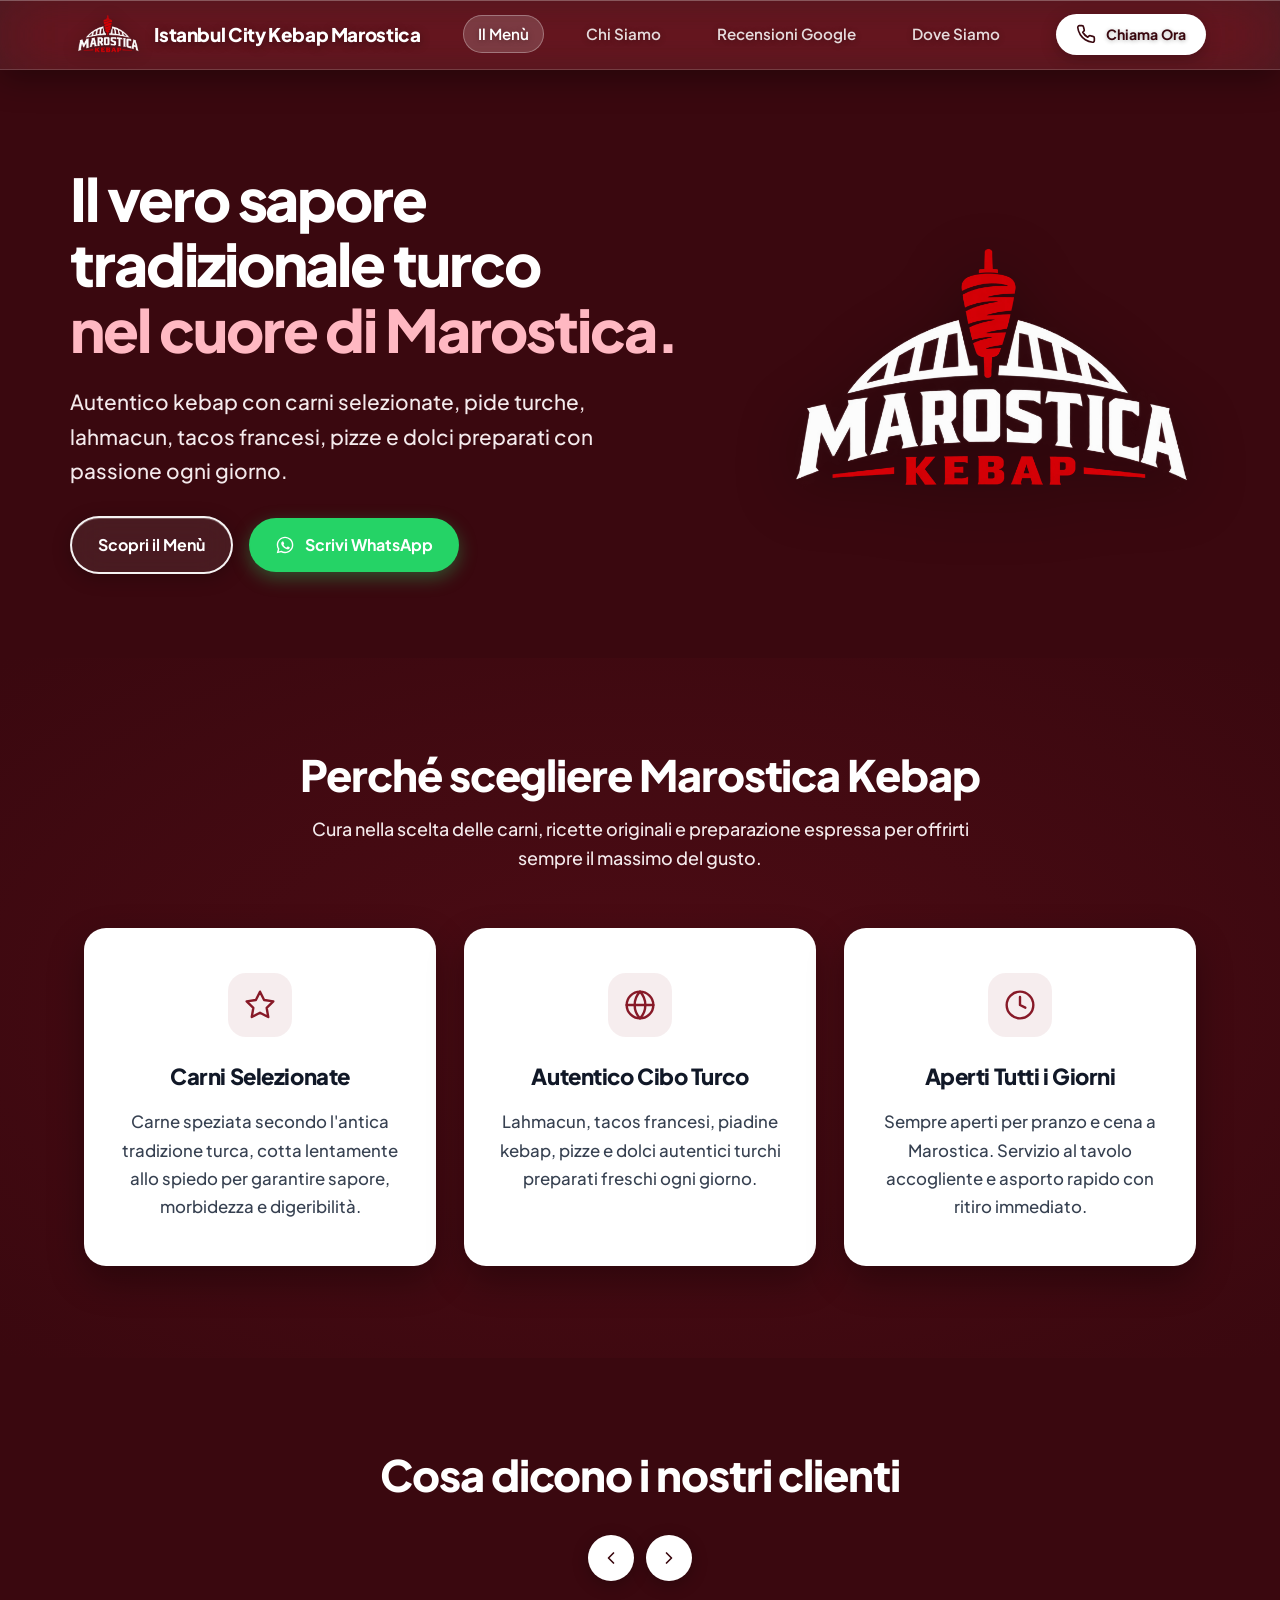
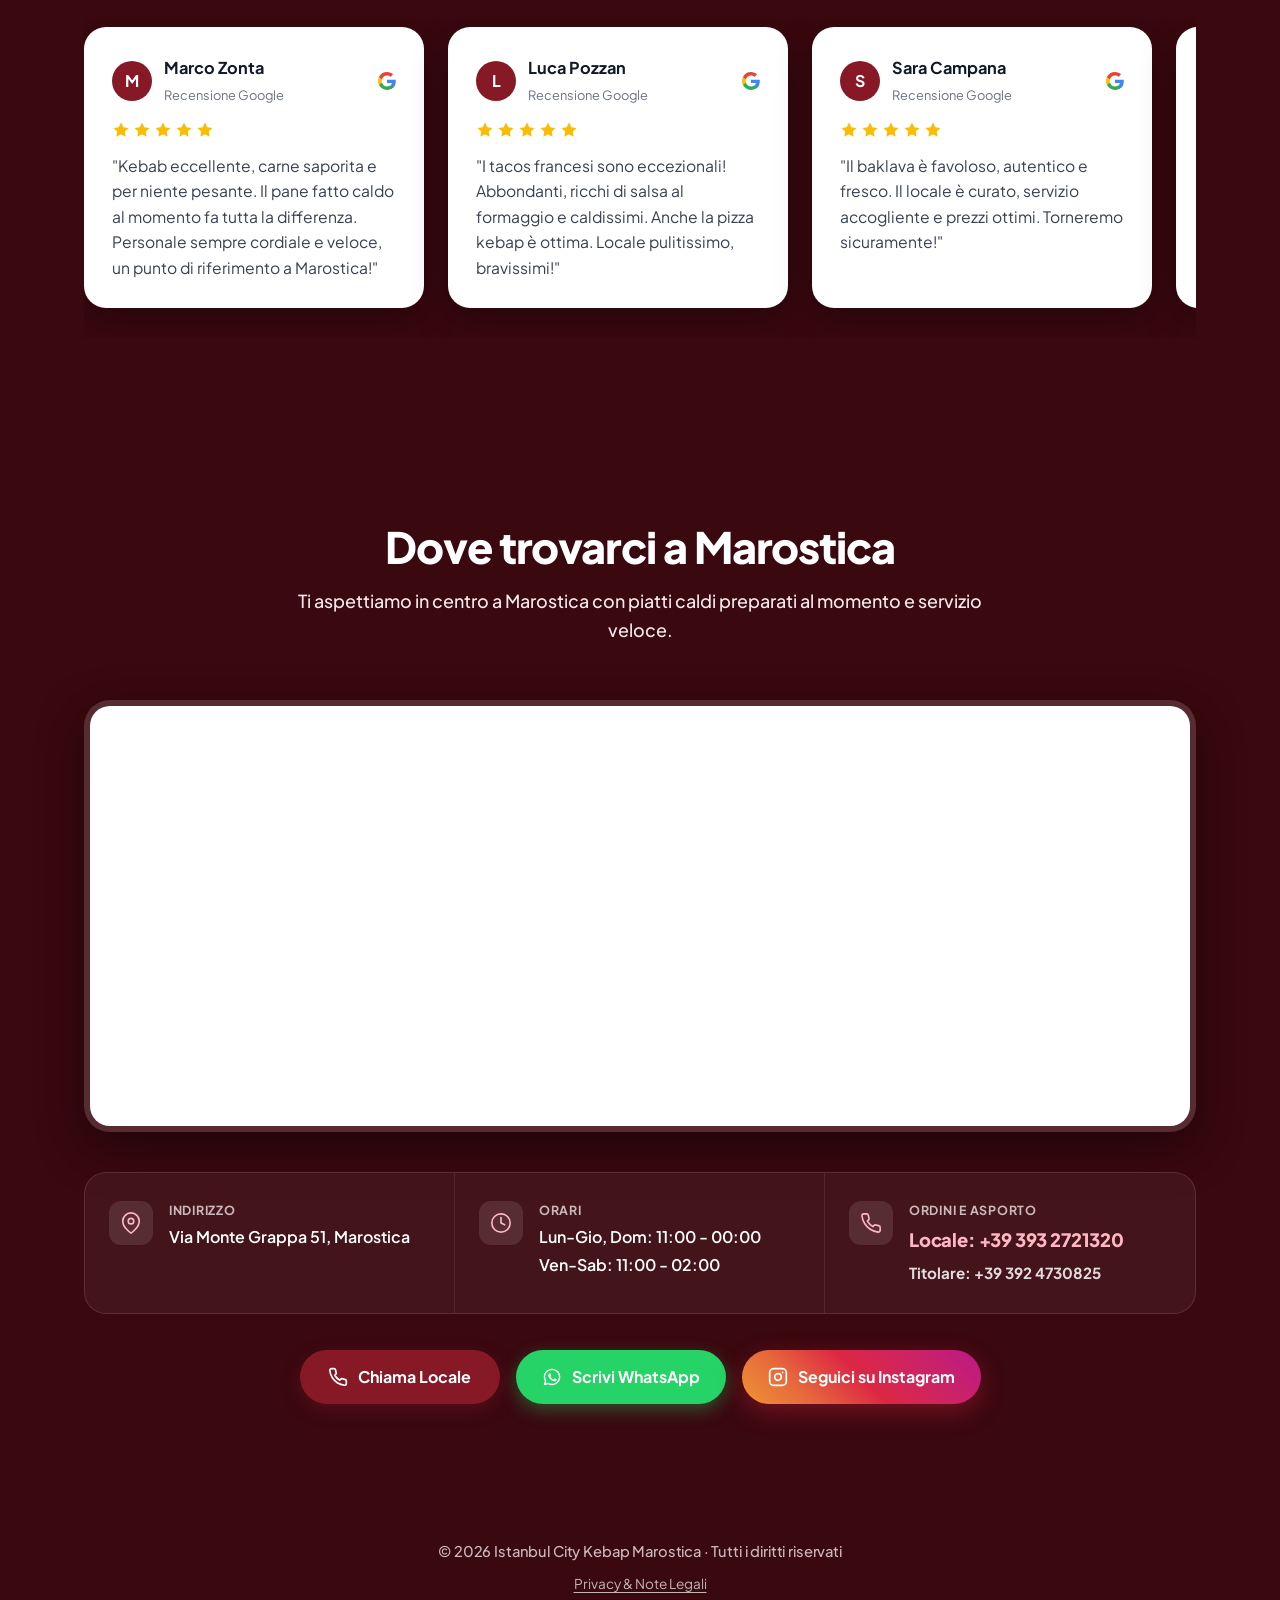
<file: index.html>
<!DOCTYPE html>
<html lang="it">
<head>
  <meta charset="UTF-8" />
  <meta name="viewport" content="width=device-width, initial-scale=1.0" />
  <title>Istanbul City Kebap Marostica | Tradizionale Turco</title>

  <meta name="description" content="Istanbul City Kebap Marostica (Marostica Kebap): autentico döner kebap turco, lahmacun, tacos francesi, pizze calde e baklava artigianale. Aperti tutti i giorni in Via Monte Grappa 51, Marostica (VI). Telefono +39 393 2721320." />
  <meta name="keywords" content="Istanbul City Kebap Marostica, Marostica Kebap, kebab Marostica, ristorante turco Marostica, döner kebap Marostica, tacos francesi Marostica, lahmacun Marostica, pizza Marostica, baklava Marostica, cibo da asporto Marostica" />
  <meta name="author" content="Istanbul City Kebap Marostica" />
  <meta name="robots" content="index, follow, max-snippet:-1, max-image-preview:large, max-video-preview:-1" />
  <link rel="canonical" href="https://marosticakebap.it/" />

  <meta name="geo.region" content="IT-VI" />
  <meta name="geo.placename" content="Marostica" />
  <meta name="geo.position" content="45.747742;11.662110" />
  <meta name="ICBM" content="45.747742, 11.662110" />

  <meta property="og:type" content="restaurant.restaurant" />
  <meta property="og:site_name" content="Istanbul City Kebap Marostica" />
  <meta property="og:title" content="Istanbul City Kebap Marostica" />
  <meta property="og:description" content="Autentico döner kebap turco, lahmacun, tacos francesi e dolci tradizionali a Marostica. Aperti tutti i giorni in Via Monte Grappa 51." />
  <meta property="og:url" content="https://marosticakebap.it/" />
  
  <meta property="og:image" content="https://raw.githubusercontent.com/calinaboss/MarosticaKebap/main/assets/og-image.jpg" />
  <meta property="og:image:secure_url" content="https://raw.githubusercontent.com/calinaboss/MarosticaKebap/main/assets/og-image.jpg" />
  <meta property="og:image:type" content="image/jpeg" />
  <meta property="og:image:width" content="1200" />
  <meta property="og:image:height" content="630" />
  <meta property="og:image:alt" content="Istanbul City Kebap Marostica" />
  <meta property="og:locale" content="it_IT" />

  <link rel="image_src" href="https://raw.githubusercontent.com/calinaboss/MarosticaKebap/main/assets/og-image.jpg" />

  <meta name="twitter:card" content="summary_large_image" />
  <meta name="twitter:title" content="Istanbul City Kebap Marostica" />
  <meta name="twitter:description" content="Autentico döner kebap turco, lahmacun, tacos francesi e dolci tradizionali a Marostica. Aperti tutti i giorni." />
  <meta name="twitter:image" content="https://raw.githubusercontent.com/calinaboss/MarosticaKebap/main/assets/og-image.jpg" />
  <meta name="twitter:image:alt" content="Istanbul City Kebap Marostica" />

  <link rel="manifest" href="site.webmanifest" />

  <link rel="icon" type="image/x-icon" href="favicon.ico" />
  <link rel="icon" type="image/png" sizes="32x32" href="assets/favicon-32x32.png" />
  <link rel="icon" type="image/png" sizes="16x16" href="assets/favicon-16x16.png" />
  <link rel="apple-touch-icon" sizes="180x180" href="assets/apple-touch-icon.png" />
  <meta name="theme-color" content="#440b13" />
  <meta name="apple-mobile-web-app-capable" content="yes" />
  <meta name="apple-mobile-web-app-status-bar-style" content="black-translucent" />
  <meta name="apple-mobile-web-app-title" content="Marostica Kebap" />
  <meta name="application-name" content="Marostica Kebap" />

  <link rel="preconnect" href="https://fonts.googleapis.com">
  <link rel="preconnect" href="https://fonts.gstatic.com" crossorigin>
  <link href="https://fonts.googleapis.com/css2?family=Plus+Jakarta+Sans:wght@400;500;600;700;800&display=swap" rel="stylesheet">

  <link rel="stylesheet" href="styles.css?v=3.2" />

  <script type="application/ld+json">
  {
    "@context": "https://schema.org",
    "@type": ["FastFoodRestaurant", "Restaurant"],
    "name": "Istanbul City Kebap Marostica",
    "alternateName": ["Marostica Kebap", "Istanbul City Pizza e Kebap Marostica"],
    "image": "https://marosticakebap.it/assets/og-image.jpg",
    "logo": "https://marosticakebap.it/Brand/pfplogo1.webp",
    "url": "https://marosticakebap.it/",
    "telephone": "+393932721320",
    "priceRange": "€",
    "currenciesAccepted": "EUR",
    "paymentAccepted": "Cash, Credit Card, Debit Card",
    "servesCuisine": [
      "Turkish",
      "Kebab",
      "Middle Eastern",
      "French Tacos",
      "Pizza"
    ],
    "address": {
      "@type": "PostalAddress",
      "streetAddress": "Via Monte Grappa 51",
      "addressLocality": "Marostica",
      "postalCode": "36063",
      "addressRegion": "VI",
      "addressCountry": "IT"
    },
    "geo": {
      "@type": "GeoCoordinates",
      "latitude": 45.747742,
      "longitude": 11.662110
    },
    "hasMap": "https://maps.google.com/?q=istanbul+City+pizza+e+Kebap+Marostica",
    "openingHoursSpecification": [
      {
        "@type": "OpeningHoursSpecification",
        "dayOfWeek": ["Monday", "Tuesday", "Wednesday", "Thursday", "Sunday"],
        "opens": "11:00",
        "closes": "00:00"
      },
      {
        "@type": "OpeningHoursSpecification",
        "dayOfWeek": ["Friday", "Saturday"],
        "opens": "11:00",
        "closes": "02:00"
      }
    ],
    "aggregateRating": {
      "@type": "AggregateRating",
      "ratingValue": "4.8",
      "reviewCount": "148",
      "bestRating": "5",
      "worstRating": "1"
    },
    "sameAs": [
      "https://www.instagram.com/marosticakebap/"
    ]
  }
  </script>
</head>
<body>

  <div class="page-curtain" id="pageCurtain">
    <div class="curtain-content">
      <img src="Brand/Logosenzasfondo-trimmed.webp" alt="Istanbul City Kebap Marostica" class="curtain-logo" />
    </div>
  </div>



  <header class="site-header" id="top">
    <div class="header-container">
      <a href="#top" class="brand-link" aria-label="Istanbul City Kebap Marostica Home">
        <img src="Brand/Logosenzasfondo-trimmed.webp" alt="Istanbul City Kebap Marostica Logo" class="brand-logo" />
        <span class="brand-name">Istanbul City Kebap Marostica</span>
      </a>

      <nav class="nav-menu" id="navMenu">
        <a href="menu.html" class="nav-link nav-link-highlight">Il Menù</a>
        <a href="#chi-siamo" class="nav-link">Chi Siamo</a>
        <a href="#recensioni" class="nav-link">Recensioni Google</a>
        <a href="#informazioni" class="nav-link">Dove Siamo</a>
      </nav>

      <div class="header-actions">
        <a href="tel:+393932721320" class="btn btn-primary btn-sm header-cta" aria-label="Chiama il numero +39 393 2721320">
          <svg class="icon" viewBox="0 0 24 24" fill="none" stroke="currentColor" stroke-width="2" stroke-linecap="round" stroke-linejoin="round" aria-hidden="true">
            <path d="M22 16.92v3a2 2 0 0 1-2.18 2 19.79 19.79 0 0 1-8.63-3.07 19.5 19.5 0 0 1-6-6 19.79 19.79 0 0 1-3.07-8.67A2 2 0 0 1 4.11 2h3a2 2 0 0 1 2 1.72 12.84 12.84 0 0 0 .7 2.81 2 2 0 0 1-.45 2.11L8.09 9.91a16 16 0 0 0 6 6l1.27-1.27a2 2 0 0 1 2.11-.45 12.84 12.84 0 0 0 2.81.7A2 2 0 0 1 22 16.92z"/>
          </svg>
          <span>Chiama Ora</span>
        </a>

        <button class="nav-toggle" id="navToggle" aria-label="Apri menu di navigazione" aria-expanded="false">
          <span class="bar"></span>
          <span class="bar"></span>
        </button>
      </div>
    </div>
  </header>

  <main>
    
    <section class="hero-section">
      <div class="hero-container">
        <div class="hero-grid">

          <div class="hero-left">
            <h1 class="hero-title">
              Il vero sapore tradizionale turco<br />
              <span class="hero-accent">nel cuore di Marostica.</span>
            </h1>

            <p class="hero-subtitle">
              Autentico kebap con carni selezionate, pide turche, lahmacun, tacos francesi, pizze e dolci preparati con passione ogni giorno.
            </p>
            <div class="hero-actions">
              <a href="menu.html" class="btn btn-menu-outline">Scopri il Menù</a>
              <a href="https://wa.me/393924730825?text=Ciao%2C%20vorrei%20ordinare%20da%20asporto" target="_blank" rel="noopener noreferrer" class="btn btn-whatsapp">
                <svg class="icon" viewBox="0 0 24 24" fill="currentColor" aria-hidden="true">
                  <path d="M12.04 2C6.58 2 2.13 6.45 2.13 11.91C2.13 13.66 2.59 15.36 3.45 16.86L2.05 22L7.3 20.62C8.75 21.41 10.38 21.83 12.04 21.83C17.5 21.83 21.95 17.38 21.95 11.92C21.95 9.27 20.92 6.78 19.05 4.91C17.18 3.04 14.69 2 12.04 2M12.05 3.67C14.25 3.67 16.31 4.53 17.87 6.09C19.42 7.65 20.28 9.72 20.28 11.92C20.28 16.46 16.58 20.15 12.04 20.15C10.56 20.15 9.11 19.76 7.85 19L7.55 18.83L4.43 19.65L5.26 16.61L5.06 16.29C4.24 14.99 3.81 13.47 3.81 11.91C3.81 7.37 7.5 3.67 12.05 3.67M9.07 7.7C8.9 7.7 8.63 7.76 8.39 8.02C8.16 8.28 7.5 8.9 7.5 10.15C7.5 11.4 8.41 12.61 8.54 12.78C8.67 12.95 10.32 15.5 12.85 16.59C13.45 16.85 13.92 17 14.28 17.12C14.88 17.31 15.43 17.28 15.86 17.22C16.34 17.15 17.34 16.61 17.55 16.03C17.75 15.44 17.75 14.94 17.69 14.84C17.63 14.73 17.46 14.67 17.21 14.54C16.96 14.42 15.73 13.81 15.5 13.73C15.28 13.64 15.11 13.6 14.95 13.85C14.78 14.1 14.31 14.67 14.17 14.84C14.03 15 13.89 15.02 13.64 14.89C13.39 14.77 12.58 14.5 11.62 13.65C10.88 12.99 10.37 12.17 10.23 11.92C10.09 11.67 10.21 11.53 10.34 11.41C10.45 11.3 10.59 11.12 10.72 10.97C10.84 10.82 10.88 10.72 10.97 10.55C11.05 10.38 11.01 10.24 10.95 10.11C10.88 9.99 10.37 8.74 10.16 8.23C9.96 7.74 9.75 7.81 9.6 7.8C9.45 7.8 9.28 7.79 9.07 7.7Z"/>
                </svg>
                <span>Scrivi WhatsApp</span>
              </a>
            </div>
          </div>

          <div class="hero-right">
            <div class="hero-logo-box">
              <img src="Brand/Logosenzasfondo-trimmed.webp" alt="Marostica Kebap" class="hero-logo-img" />
            </div>
          </div>

        </div>
      </div>
    </section>

    <section class="section section-values" id="chi-siamo">
      <div class="container">
        <div class="section-header text-center">
          <h2 class="section-title">Perché scegliere Marostica Kebap</h2>
          <p class="section-subtitle">
            Cura nella scelta delle carni, ricette originali e preparazione espressa per offrirti sempre il massimo del gusto.
          </p>
        </div>

        <div class="cards-grid">
          <div class="feature-card text-center">
            <div class="card-icon-box">
              <svg class="icon-lg" viewBox="0 0 24 24" fill="none" stroke="currentColor" stroke-width="1.8" stroke-linecap="round" stroke-linejoin="round" aria-hidden="true">
                <path d="M12 2l3.09 6.26L22 9.27l-5 4.87 1.18 6.88L12 17.77l-6.18 3.25L7 14.14 2 9.27l6.91-1.01L12 2z"/>
              </svg>
            </div>
            <h3 class="card-title">Carni Selezionate</h3>
            <p class="card-desc">
              Carne speziata secondo l'antica tradizione turca, cotta lentamente allo spiedo per garantire sapore, morbidezza e digeribilità.
            </p>
          </div>

          <div class="feature-card text-center">
            <div class="card-icon-box">
              <svg class="icon-lg" viewBox="0 0 24 24" fill="none" stroke="currentColor" stroke-width="1.8" stroke-linecap="round" stroke-linejoin="round" aria-hidden="true">
                <circle cx="12" cy="12" r="10"/>
                <path d="M12 2a14.5 14.5 0 0 0 0 20 14.5 14.5 0 0 0 0-20"/>
                <path d="M2 12h20"/>
              </svg>
            </div>
            <h3 class="card-title">Autentico Cibo Turco</h3>
            <p class="card-desc">
              Lahmacun, tacos francesi, piadine kebap, pizze e dolci autentici turchi preparati freschi ogni giorno.
            </p>
          </div>

          <div class="feature-card text-center">
            <div class="card-icon-box">
              <svg class="icon-lg" viewBox="0 0 24 24" fill="none" stroke="currentColor" stroke-width="1.8" stroke-linecap="round" stroke-linejoin="round" aria-hidden="true">
                <circle cx="12" cy="12" r="10"/>
                <polyline points="12 6 12 12 16 14"/>
              </svg>
            </div>
            <h3 class="card-title">Aperti Tutti i Giorni</h3>
            <p class="card-desc">
              Sempre aperti per pranzo e cena a Marostica. Servizio al tavolo accogliente e asporto rapido con ritiro immediato.
            </p>
          </div>
        </div>
      </div>
    </section>

    <section class="section section-reviews" id="recensioni">
      <div class="container">
        <div class="reviews-header-block text-center">
          <div class="reviews-title-wrap">
            <h2 class="section-title">Cosa dicono i nostri clienti</h2>
          </div>

          <div class="slider-controls" aria-label="Controlli slider recensioni">
            <button class="slider-arrow" id="sliderPrev" aria-label="Recensione precedente">
              <svg class="icon" viewBox="0 0 24 24" fill="none" stroke="currentColor" stroke-width="2" stroke-linecap="round" stroke-linejoin="round" aria-hidden="true">
                <polyline points="15 18 9 12 15 6"/>
              </svg>
            </button>
            <button class="slider-arrow" id="sliderNext" aria-label="Recensione successiva">
              <svg class="icon" viewBox="0 0 24 24" fill="none" stroke="currentColor" stroke-width="2" stroke-linecap="round" stroke-linejoin="round" aria-hidden="true">
                <polyline points="9 18 15 12 9 6"/>
              </svg>
            </button>
          </div>
        </div>

        <div class="reviews-slider-track" id="reviewsTrack" tabindex="0" role="region" aria-label="Lista recensioni Google">
          
          <div class="review-card">
            <div class="review-header">
              <div class="review-author-info">
                <span class="author-avatar">M</span>
                <div>
                  <h4 class="author-name">Marco Zonta</h4>
                  <span class="review-date">Recensione Google</span>
                </div>
              </div>
              <svg class="google-g-mini" viewBox="0 0 24 24" width="18" height="18" aria-hidden="true">
                <path fill="#4285F4" d="M23.745 12.27c0-.7-.06-1.4-.19-2.07H12v4.51h6.6c-.29 1.52-1.14 2.82-2.4 3.68v3.05h3.88c2.27-2.09 3.66-5.17 3.66-9.17z"/>
                <path fill="#34A853" d="M12 24c3.24 0 5.95-1.08 7.93-2.91l-3.88-3.05c-1.08.72-2.45 1.16-4.05 1.16-3.12 0-5.77-2.1-6.72-4.93H1.27v3.15C3.25 21.37 7.31 24 12 24z"/>
                <path fill="#FBBC05" d="M5.28 14.27c-.25-.72-.38-1.49-.38-2.27s.13-1.55.38-2.27V6.58H1.27C.46 8.2.01 10.04.01 12c0 1.96.45 3.8 1.26 5.42l4.01-3.15z"/>
                <path fill="#EA4335" d="M12 4.75c1.77 0 3.35.61 4.6 1.8l3.42-3.42C17.95 1.19 15.24 0 12 0 7.31 0 3.25 2.63 1.27 6.58l4.01 3.15c.95-2.83 3.6-4.98 6.72-4.98z"/>
              </svg>
            </div>
            <div class="star-rating" aria-label="5 stelle su 5">
              <svg class="star-icon" viewBox="0 0 24 24"><polygon points="12 2 15.09 8.26 22 9.27 17 14.14 18.18 21.02 12 17.77 5.82 21.02 7 14.14 2 9.27 8.91 8.26 12 2"/></svg>
              <svg class="star-icon" viewBox="0 0 24 24"><polygon points="12 2 15.09 8.26 22 9.27 17 14.14 18.18 21.02 12 17.77 5.82 21.02 7 14.14 2 9.27 8.91 8.26 12 2"/></svg>
              <svg class="star-icon" viewBox="0 0 24 24"><polygon points="12 2 15.09 8.26 22 9.27 17 14.14 18.18 21.02 12 17.77 5.82 21.02 7 14.14 2 9.27 8.91 8.26 12 2"/></svg>
              <svg class="star-icon" viewBox="0 0 24 24"><polygon points="12 2 15.09 8.26 22 9.27 17 14.14 18.18 21.02 12 17.77 5.82 21.02 7 14.14 2 9.27 8.91 8.26 12 2"/></svg>
              <svg class="star-icon" viewBox="0 0 24 24"><polygon points="12 2 15.09 8.26 22 9.27 17 14.14 18.18 21.02 12 17.77 5.82 21.02 7 14.14 2 9.27 8.91 8.26 12 2"/></svg>
            </div>
            <p class="review-text">
              "Kebab eccellente, carne saporita e per niente pesante. Il pane fatto caldo al momento fa tutta la differenza. Personale sempre cordiale e veloce, un punto di riferimento a Marostica!"
            </p>
          </div>

          <div class="review-card">
            <div class="review-header">
              <div class="review-author-info">
                <span class="author-avatar">L</span>
                <div>
                  <h4 class="author-name">Luca Pozzan</h4>
                  <span class="review-date">Recensione Google</span>
                </div>
              </div>
              <svg class="google-g-mini" viewBox="0 0 24 24" width="18" height="18" aria-hidden="true">
                <path fill="#4285F4" d="M23.745 12.27c0-.7-.06-1.4-.19-2.07H12v4.51h6.6c-.29 1.52-1.14 2.82-2.4 3.68v3.05h3.88c2.27-2.09 3.66-5.17 3.66-9.17z"/>
                <path fill="#34A853" d="M12 24c3.24 0 5.95-1.08 7.93-2.91l-3.88-3.05c-1.08.72-2.45 1.16-4.05 1.16-3.12 0-5.77-2.1-6.72-4.93H1.27v3.15C3.25 21.37 7.31 24 12 24z"/>
                <path fill="#FBBC05" d="M5.28 14.27c-.25-.72-.38-1.49-.38-2.27s.13-1.55.38-2.27V6.58H1.27C.46 8.2.01 10.04.01 12c0 1.96.45 3.8 1.26 5.42l4.01-3.15z"/>
                <path fill="#EA4335" d="M12 4.75c1.77 0 3.35.61 4.6 1.8l3.42-3.42C17.95 1.19 15.24 0 12 0 7.31 0 3.25 2.63 1.27 6.58l4.01 3.15c.95-2.83 3.6-4.98 6.72-4.98z"/>
              </svg>
            </div>
            <div class="star-rating" aria-label="5 stelle su 5">
              <svg class="star-icon" viewBox="0 0 24 24"><polygon points="12 2 15.09 8.26 22 9.27 17 14.14 18.18 21.02 12 17.77 5.82 21.02 7 14.14 2 9.27 8.91 8.26 12 2"/></svg>
              <svg class="star-icon" viewBox="0 0 24 24"><polygon points="12 2 15.09 8.26 22 9.27 17 14.14 18.18 21.02 12 17.77 5.82 21.02 7 14.14 2 9.27 8.91 8.26 12 2"/></svg>
              <svg class="star-icon" viewBox="0 0 24 24"><polygon points="12 2 15.09 8.26 22 9.27 17 14.14 18.18 21.02 12 17.77 5.82 21.02 7 14.14 2 9.27 8.91 8.26 12 2"/></svg>
              <svg class="star-icon" viewBox="0 0 24 24"><polygon points="12 2 15.09 8.26 22 9.27 17 14.14 18.18 21.02 12 17.77 5.82 21.02 7 14.14 2 9.27 8.91 8.26 12 2"/></svg>
              <svg class="star-icon" viewBox="0 0 24 24"><polygon points="12 2 15.09 8.26 22 9.27 17 14.14 18.18 21.02 12 17.77 5.82 21.02 7 14.14 2 9.27 8.91 8.26 12 2"/></svg>
            </div>
            <p class="review-text">
              "I tacos francesi sono eccezionali! Abbondanti, ricchi di salsa al formaggio e caldissimi. Anche la pizza kebap è ottima. Locale pulitissimo, bravissimi!"
            </p>
          </div>

          <div class="review-card">
            <div class="review-header">
              <div class="review-author-info">
                <span class="author-avatar">S</span>
                <div>
                  <h4 class="author-name">Sara Campana</h4>
                  <span class="review-date">Recensione Google</span>
                </div>
              </div>
              <svg class="google-g-mini" viewBox="0 0 24 24" width="18" height="18" aria-hidden="true">
                <path fill="#4285F4" d="M23.745 12.27c0-.7-.06-1.4-.19-2.07H12v4.51h6.6c-.29 1.52-1.14 2.82-2.4 3.68v3.05h3.88c2.27-2.09 3.66-5.17 3.66-9.17z"/>
                <path fill="#34A853" d="M12 24c3.24 0 5.95-1.08 7.93-2.91l-3.88-3.05c-1.08.72-2.45 1.16-4.05 1.16-3.12 0-5.77-2.1-6.72-4.93H1.27v3.15C3.25 21.37 7.31 24 12 24z"/>
                <path fill="#FBBC05" d="M5.28 14.27c-.25-.72-.38-1.49-.38-2.27s.13-1.55.38-2.27V6.58H1.27C.46 8.2.01 10.04.01 12c0 1.96.45 3.8 1.26 5.42l4.01-3.15z"/>
                <path fill="#EA4335" d="M12 4.75c1.77 0 3.35.61 4.6 1.8l3.42-3.42C17.95 1.19 15.24 0 12 0 7.31 0 3.25 2.63 1.27 6.58l4.01 3.15c.95-2.83 3.6-4.98 6.72-4.98z"/>
              </svg>
            </div>
            <div class="star-rating" aria-label="5 stelle su 5">
              <svg class="star-icon" viewBox="0 0 24 24"><polygon points="12 2 15.09 8.26 22 9.27 17 14.14 18.18 21.02 12 17.77 5.82 21.02 7 14.14 2 9.27 8.91 8.26 12 2"/></svg>
              <svg class="star-icon" viewBox="0 0 24 24"><polygon points="12 2 15.09 8.26 22 9.27 17 14.14 18.18 21.02 12 17.77 5.82 21.02 7 14.14 2 9.27 8.91 8.26 12 2"/></svg>
              <svg class="star-icon" viewBox="0 0 24 24"><polygon points="12 2 15.09 8.26 22 9.27 17 14.14 18.18 21.02 12 17.77 5.82 21.02 7 14.14 2 9.27 8.91 8.26 12 2"/></svg>
              <svg class="star-icon" viewBox="0 0 24 24"><polygon points="12 2 15.09 8.26 22 9.27 17 14.14 18.18 21.02 12 17.77 5.82 21.02 7 14.14 2 9.27 8.91 8.26 12 2"/></svg>
              <svg class="star-icon" viewBox="0 0 24 24"><polygon points="12 2 15.09 8.26 22 9.27 17 14.14 18.18 21.02 12 17.77 5.82 21.02 7 14.14 2 9.27 8.91 8.26 12 2"/></svg>
            </div>
            <p class="review-text">
              "Il baklava è favoloso, autentico e fresco. Il locale è curato, servizio accogliente e prezzi ottimi. Torneremo sicuramente!"
            </p>
          </div>

          <div class="review-card">
            <div class="review-header">
              <div class="review-author-info">
                <span class="author-avatar">A</span>
                <div>
                  <h4 class="author-name">Andrea Bonato</h4>
                  <span class="review-date">Recensione Google</span>
                </div>
              </div>
              <svg class="google-g-mini" viewBox="0 0 24 24" width="18" height="18" aria-hidden="true">
                <path fill="#4285F4" d="M23.745 12.27c0-.7-.06-1.4-.19-2.07H12v4.51h6.6c-.29 1.52-1.14 2.82-2.4 3.68v3.05h3.88c2.27-2.09 3.66-5.17 3.66-9.17z"/>
                <path fill="#34A853" d="M12 24c3.24 0 5.95-1.08 7.93-2.91l-3.88-3.05c-1.08.72-2.45 1.16-4.05 1.16-3.12 0-5.77-2.1-6.72-4.93H1.27v3.15C3.25 21.37 7.31 24 12 24z"/>
                <path fill="#FBBC05" d="M5.28 14.27c-.25-.72-.38-1.49-.38-2.27s.13-1.55.38-2.27V6.58H1.27C.46 8.2.01 10.04.01 12c0 1.96.45 3.8 1.26 5.42l4.01-3.15z"/>
                <path fill="#EA4335" d="M12 4.75c1.77 0 3.35.61 4.6 1.8l3.42-3.42C17.95 1.19 15.24 0 12 0 7.31 0 3.25 2.63 1.27 6.58l4.01 3.15c.95-2.83 3.6-4.98 6.72-4.98z"/>
              </svg>
            </div>
            <div class="star-rating" aria-label="5 stelle su 5">
              <svg class="star-icon" viewBox="0 0 24 24"><polygon points="12 2 15.09 8.26 22 9.27 17 14.14 18.18 21.02 12 17.77 5.82 21.02 7 14.14 2 9.27 8.91 8.26 12 2"/></svg>
              <svg class="star-icon" viewBox="0 0 24 24"><polygon points="12 2 15.09 8.26 22 9.27 17 14.14 18.18 21.02 12 17.77 5.82 21.02 7 14.14 2 9.27 8.91 8.26 12 2"/></svg>
              <svg class="star-icon" viewBox="0 0 24 24"><polygon points="12 2 15.09 8.26 22 9.27 17 14.14 18.18 21.02 12 17.77 5.82 21.02 7 14.14 2 9.27 8.91 8.26 12 2"/></svg>
              <svg class="star-icon" viewBox="0 0 24 24"><polygon points="12 2 15.09 8.26 22 9.27 17 14.14 18.18 21.02 12 17.77 5.82 21.02 7 14.14 2 9.27 8.91 8.26 12 2"/></svg>
              <svg class="star-icon" viewBox="0 0 24 24"><polygon points="12 2 15.09 8.26 22 9.27 17 14.14 18.18 21.02 12 17.77 5.82 21.02 7 14.14 2 9.27 8.91 8.26 12 2"/></svg>
            </div>
            <p class="review-text">
              "Kebab al piatto ricchissimo, ingredienti freschi e porzioni generose. Pulizia impeccabile e personale gentilissimo. Consigliatissimo!"
            </p>
          </div>

        </div>
      </div>
    </section>

    <section class="section section-info" id="informazioni">
      <div class="container">
        <div class="section-header text-center">
          <h2 class="section-title">Dove trovarci a Marostica</h2>
          <p class="section-subtitle">
            Ti aspettiamo in centro a Marostica con piatti caldi preparati al momento e servizio veloce.
          </p>
        </div>

        <div class="info-map-full">
          <div class="map-wrapper-card">
            <div class="map-frame-inner">
              <iframe 
                src="https://www.google.com/maps/embed?pb=!1m18!1m12!1m3!1d413.86931194654375!2d11.662110271433201!3d45.747742420319845!2m3!1f0!2f0!3f0!3m2!1i1024!2i768!4f13.1!3m3!1m2!1s0x4778cf007c4f2c8f%3A0x6b8a1f0c419b75c4!2sistanbul%20City%20pizza%20e%20Kebap%20Marostica!5e0!3m2!1sit!2sit!4v1793377592580!5m2!1sit!2sit" 
                width="100%" 
                height="450" 
                style="border:0;" 
                allowfullscreen="" 
                loading="lazy" 
                referrerpolicy="strict-origin-when-cross-origin"
                title="Mappa Posizione Marostica Kebap">
              </iframe>
            </div>
          </div>
        </div>

        <div class="info-details-row">
          <div class="info-detail-block">
            <div class="info-detail-icon">
              <svg viewBox="0 0 24 24" fill="none" stroke="currentColor" stroke-width="1.8" stroke-linecap="round" stroke-linejoin="round" aria-hidden="true">
                <path d="M21 10c0 7-9 13-9 13s-9-6-9-13a9 9 0 0 1 18 0z"/>
                <circle cx="12" cy="10" r="3"/>
              </svg>
            </div>
            <div class="info-detail-text">
              <span class="info-detail-label">Indirizzo</span>
              <span class="info-detail-value">Via Monte Grappa 51, Marostica</span>
            </div>
          </div>

          <div class="info-detail-block">
            <div class="info-detail-icon">
              <svg viewBox="0 0 24 24" fill="none" stroke="currentColor" stroke-width="1.8" stroke-linecap="round" stroke-linejoin="round" aria-hidden="true">
                <circle cx="12" cy="12" r="10"/>
                <polyline points="12 6 12 12 16 14"/>
              </svg>
            </div>
            <div class="info-detail-text">
              <span class="info-detail-label">Orari</span>
              <span class="info-detail-value">Lun-Gio, Dom: 11:00 - 00:00</span>
              <span class="info-detail-value">Ven-Sab: 11:00 - 02:00</span>
            </div>
          </div>

          <div class="info-detail-block">
            <div class="info-detail-icon">
              <svg viewBox="0 0 24 24" fill="none" stroke="currentColor" stroke-width="1.8" stroke-linecap="round" stroke-linejoin="round" aria-hidden="true">
                <path d="M22 16.92v3a2 2 0 0 1-2.18 2 19.79 19.79 0 0 1-8.63-3.07 19.5 19.5 0 0 1-6-6 19.79 19.79 0 0 1-3.07-8.67A2 2 0 0 1 4.11 2h3a2 2 0 0 1 2 1.72 12.84 12.84 0 0 0 .7 2.81 2 2 0 0 1-.45 2.11L8.09 9.91a16 16 0 0 0 6 6l1.27-1.27a2 2 0 0 1 2.11-.45 12.84 12.84 0 0 0 2.81.7A2 2 0 0 1 22 16.92z"/>
              </svg>
            </div>
            <div class="info-detail-text">
              <span class="info-detail-label">Ordini e Asporto</span>
              <a href="tel:+393932721320" class="info-detail-phone">Locale: +39 393 2721320</a>
              <a href="tel:+393924730825" class="info-detail-phone-sub">Titolare: +39 392 4730825</a>
            </div>
          </div>
        </div>

        <div class="info-actions-row">
          <a href="tel:+393932721320" class="btn btn-call">
            <svg class="icon" viewBox="0 0 24 24" fill="none" stroke="currentColor" stroke-width="2" stroke-linecap="round" stroke-linejoin="round" aria-hidden="true">
              <path d="M22 16.92v3a2 2 0 0 1-2.18 2 19.79 19.79 0 0 1-8.63-3.07 19.5 19.5 0 0 1-6-6 19.79 19.79 0 0 1-3.07-8.67A2 2 0 0 1 4.11 2h3a2 2 0 0 1 2 1.72 12.84 12.84 0 0 0 .7 2.81 2 2 0 0 1-.45 2.11L8.09 9.91a16 16 0 0 0 6 6l1.27-1.27a2 2 0 0 1 2.11-.45 12.84 12.84 0 0 0 2.81.7A2 2 0 0 1 22 16.92z"/>
            </svg>
            <span>Chiama Locale</span>
          </a>
          <a href="https://wa.me/393924730825?text=Ciao%2C%20vorrei%20ordinare%20da%20asporto" target="_blank" rel="noopener noreferrer" class="btn btn-whatsapp">
            <svg class="icon" viewBox="0 0 24 24" fill="currentColor" aria-hidden="true">
              <path d="M12.04 2C6.58 2 2.13 6.45 2.13 11.91C2.13 13.66 2.59 15.36 3.45 16.86L2.05 22L7.3 20.62C8.75 21.41 10.38 21.83 12.04 21.83C17.5 21.83 21.95 17.38 21.95 11.92C21.95 9.27 20.92 6.78 19.05 4.91C17.18 3.04 14.69 2 12.04 2M12.05 3.67C14.25 3.67 16.31 4.53 17.87 6.09C19.42 7.65 20.28 9.72 20.28 11.92C20.28 16.46 16.58 20.15 12.04 20.15C10.56 20.15 9.11 19.76 7.85 19L7.55 18.83L4.43 19.65L5.26 16.61L5.06 16.29C4.24 14.99 3.81 13.47 3.81 11.91C3.81 7.37 7.5 3.67 12.05 3.67M9.07 7.7C8.9 7.7 8.63 7.76 8.39 8.02C8.16 8.28 7.5 8.9 7.5 10.15C7.5 11.4 8.41 12.61 8.54 12.78C8.67 12.95 10.32 15.5 12.85 16.59C13.45 16.85 13.92 17 14.28 17.12C14.88 17.31 15.43 17.28 15.86 17.22C16.34 17.15 17.34 16.61 17.55 16.03C17.75 15.44 17.75 14.94 17.69 14.84C17.63 14.73 17.46 14.67 17.21 14.54C16.96 14.42 15.73 13.81 15.5 13.73C15.28 13.64 15.11 13.6 14.95 13.85C14.78 14.1 14.31 14.67 14.17 14.84C14.03 15 13.89 15.02 13.64 14.89C13.39 14.77 12.58 14.5 11.62 13.65C10.88 12.99 10.37 12.17 10.23 11.92C10.09 11.67 10.21 11.53 10.34 11.41C10.45 11.3 10.59 11.12 10.72 10.97C10.84 10.82 10.88 10.72 10.97 10.55C11.05 10.38 11.01 10.24 10.95 10.11C10.88 9.99 10.37 8.74 10.16 8.23C9.96 7.74 9.75 7.81 9.6 7.8C9.45 7.8 9.28 7.79 9.07 7.7Z"/>
            </svg>
            <span>Scrivi WhatsApp</span>
          </a>
          <a href="https://www.instagram.com/marosticakebap/" target="_blank" rel="noopener noreferrer" class="btn btn-instagram-gradient">
            <svg class="icon" viewBox="0 0 24 24" fill="none" stroke="currentColor" stroke-width="2" stroke-linecap="round" stroke-linejoin="round" aria-hidden="true">
              <rect x="2" y="2" width="20" height="20" rx="5" ry="5"/>
              <path d="M16 11.37A4 4 0 1 1 12.63 8 4 4 0 0 1 16 11.37z"/>
              <line x1="17.5" y1="6.5" x2="17.51" y2="6.5"/>
            </svg>
            <span>Seguici su Instagram</span>
          </a>
        </div>
      </div>
    </section>
  </main>

  <footer class="site-footer">
    <div class="footer-container text-center">
      <p class="footer-copyright">&copy; <span id="currentYear"></span> Istanbul City Kebap Marostica · Tutti i diritti riservati</p>
      <div class="footer-legal">
        <button class="legal-link" id="openPrivacyBtn" type="button">Privacy & Note Legali</button>
      </div>
    </div>
  </footer>

  <div class="modal-backdrop" id="privacyModal" aria-hidden="true" role="dialog" aria-labelledby="privacyTitle">
    <div class="modal-dialog">
      <div class="modal-header">
        <h3 class="modal-title" id="privacyTitle">Informativa Privacy & Note Legali</h3>
        <button class="modal-close" id="closePrivacyBtn" aria-label="Chiudi informativa">&times;</button>
      </div>
      <div class="modal-body">
        <h4>1. Titolare del Trattamento</h4>
        <p>
          Il titolare del trattamento dei dati è <strong>Istanbul City Kebap Marostica</strong> (noto anche come Marostica Kebap), con sede in <strong>Via Monte Grappa 51, 36063 Marostica (VI)</strong>, Italia. Recapito telefonico: <a href="tel:+393932721320">+39 393 2721320</a>.
        </p>

        <h4>2. Tipologia di Dati e Cookie</h4>
        <p>
          Questo sito web ha finalità esclusivamente informative. <strong>Non vengono utilizzati cookie di profilazione</strong> né strumenti di tracciamento pubblicitario o analytics invasivi. Non viene effettuata alcuna profilazione delle preferenze degli utenti.
        </p>
        <p>
          Eventuali dati forniti volontariamente tramite chiamata telefonica vengono trattati unicamente al fine di evadere le richieste di prenotazione o asporto, nel pieno rispetto del Regolamento UE 2016/679 (GDPR).
        </p>

        <h4>3. Servizi di Terze Parti</h4>
        <p>
          Il sito integra la mappa interattiva di Google Maps (fornita da Google LLC) caricata con attributo <code>loading="lazy"</code> per rispettare la riservatezza dell'utente, e un collegamento diretto al profilo ufficiale Instagram (@marosticakebap).
        </p>

        <h4>4. Diritti dell'Interessato</h4>
        <p>
          In qualità di interessato, l'utente può esercitare in qualsiasi momento i diritti previsti dagli articoli 15-22 del GDPR (accesso, rettifica, cancellazione, limitazione al trattamento) contattando direttamente il titolare presso il locale o al recapito telefonico indicato.
        </p>
      </div>
      <div class="modal-footer">
        <button class="btn btn-sm btn-primary" id="confirmPrivacyBtn" type="button">Ho Capito</button>
      </div>
    </div>
  </div>

  <script src="script.js?v=3.2"></script>
</body>
</html>
</file>
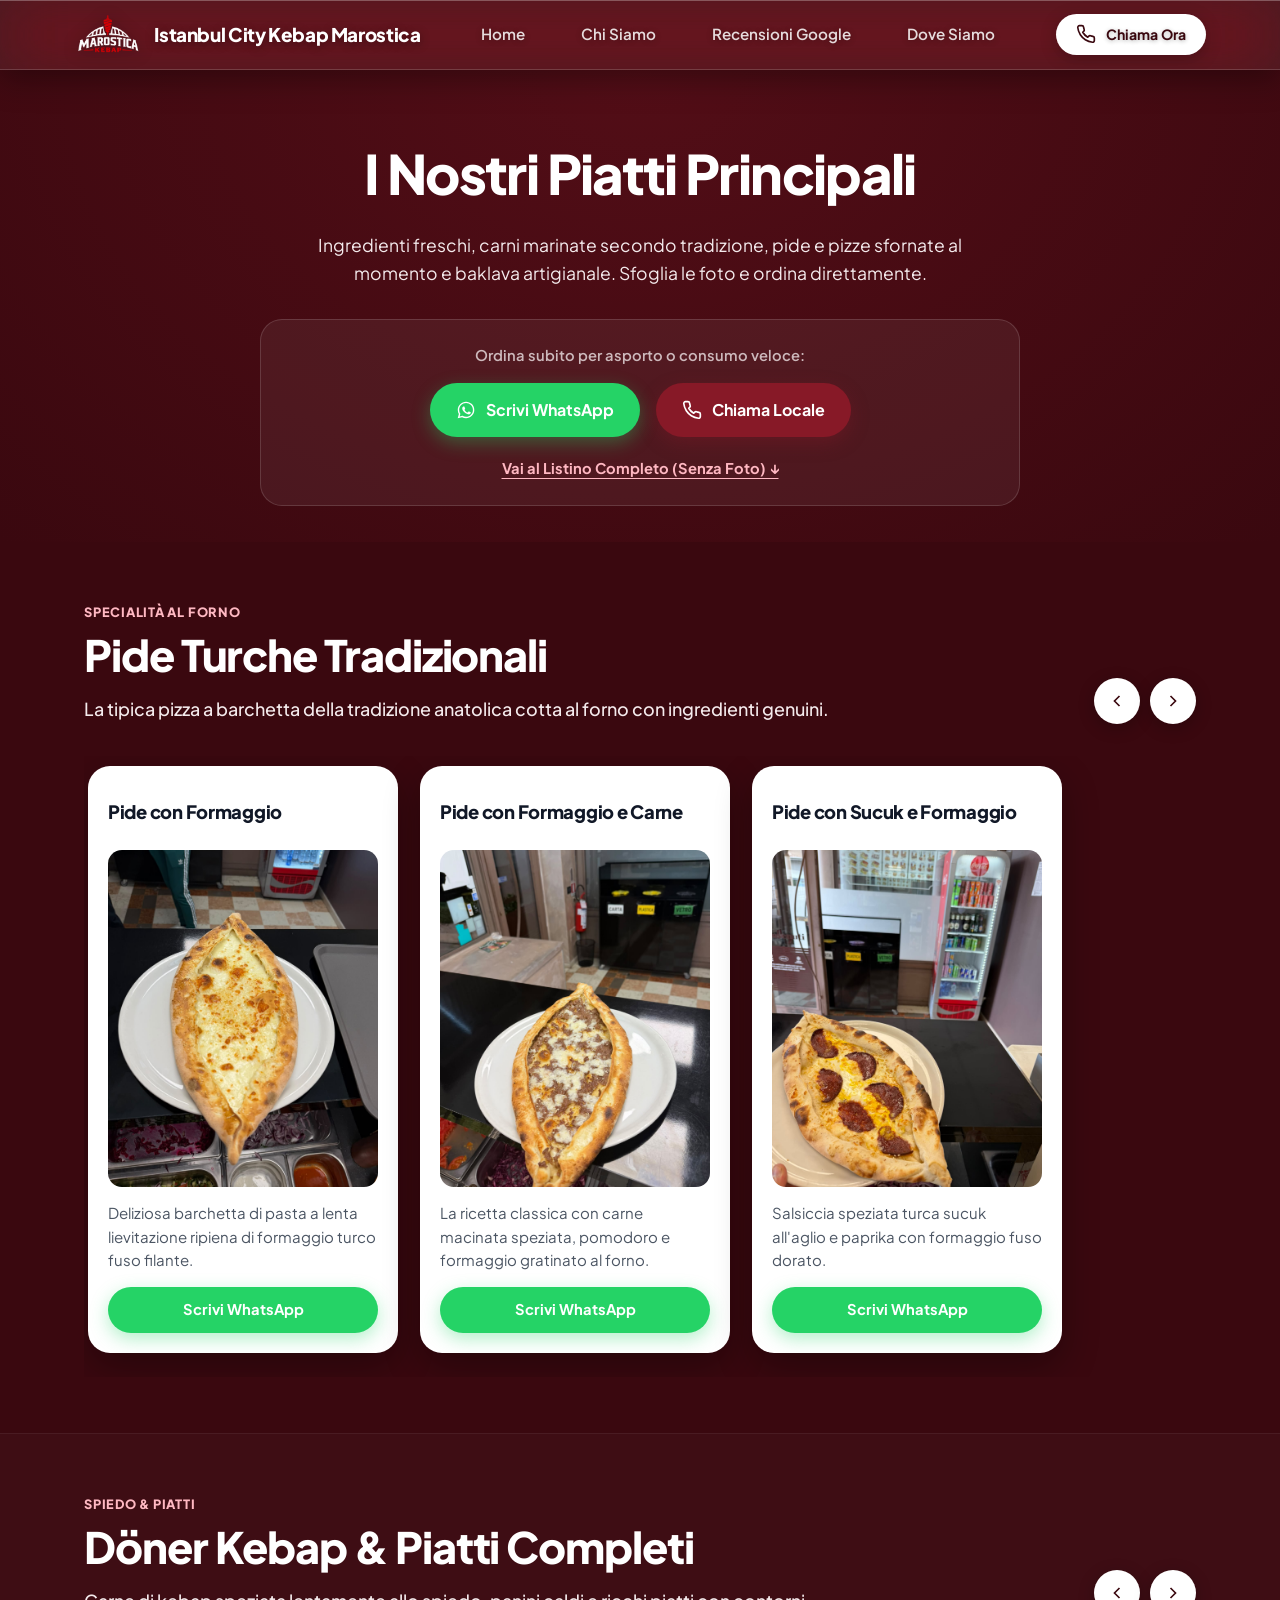
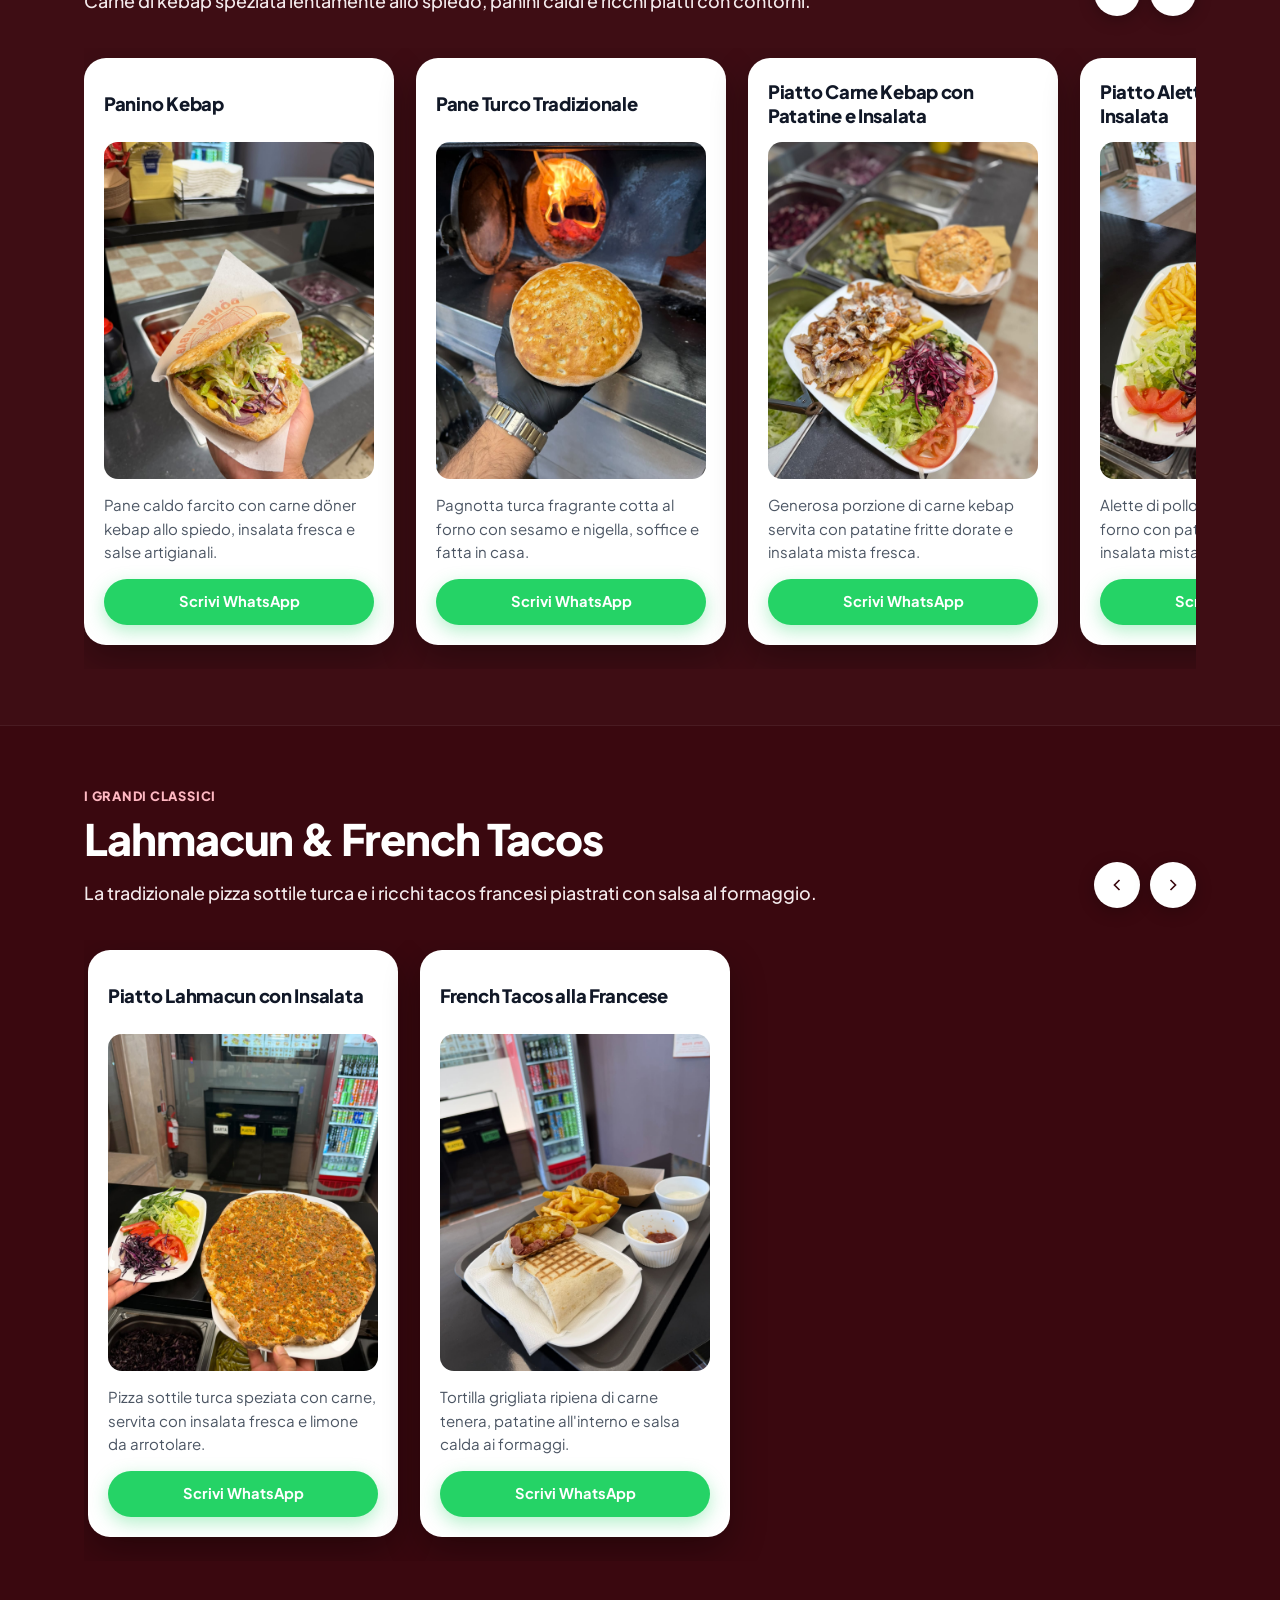
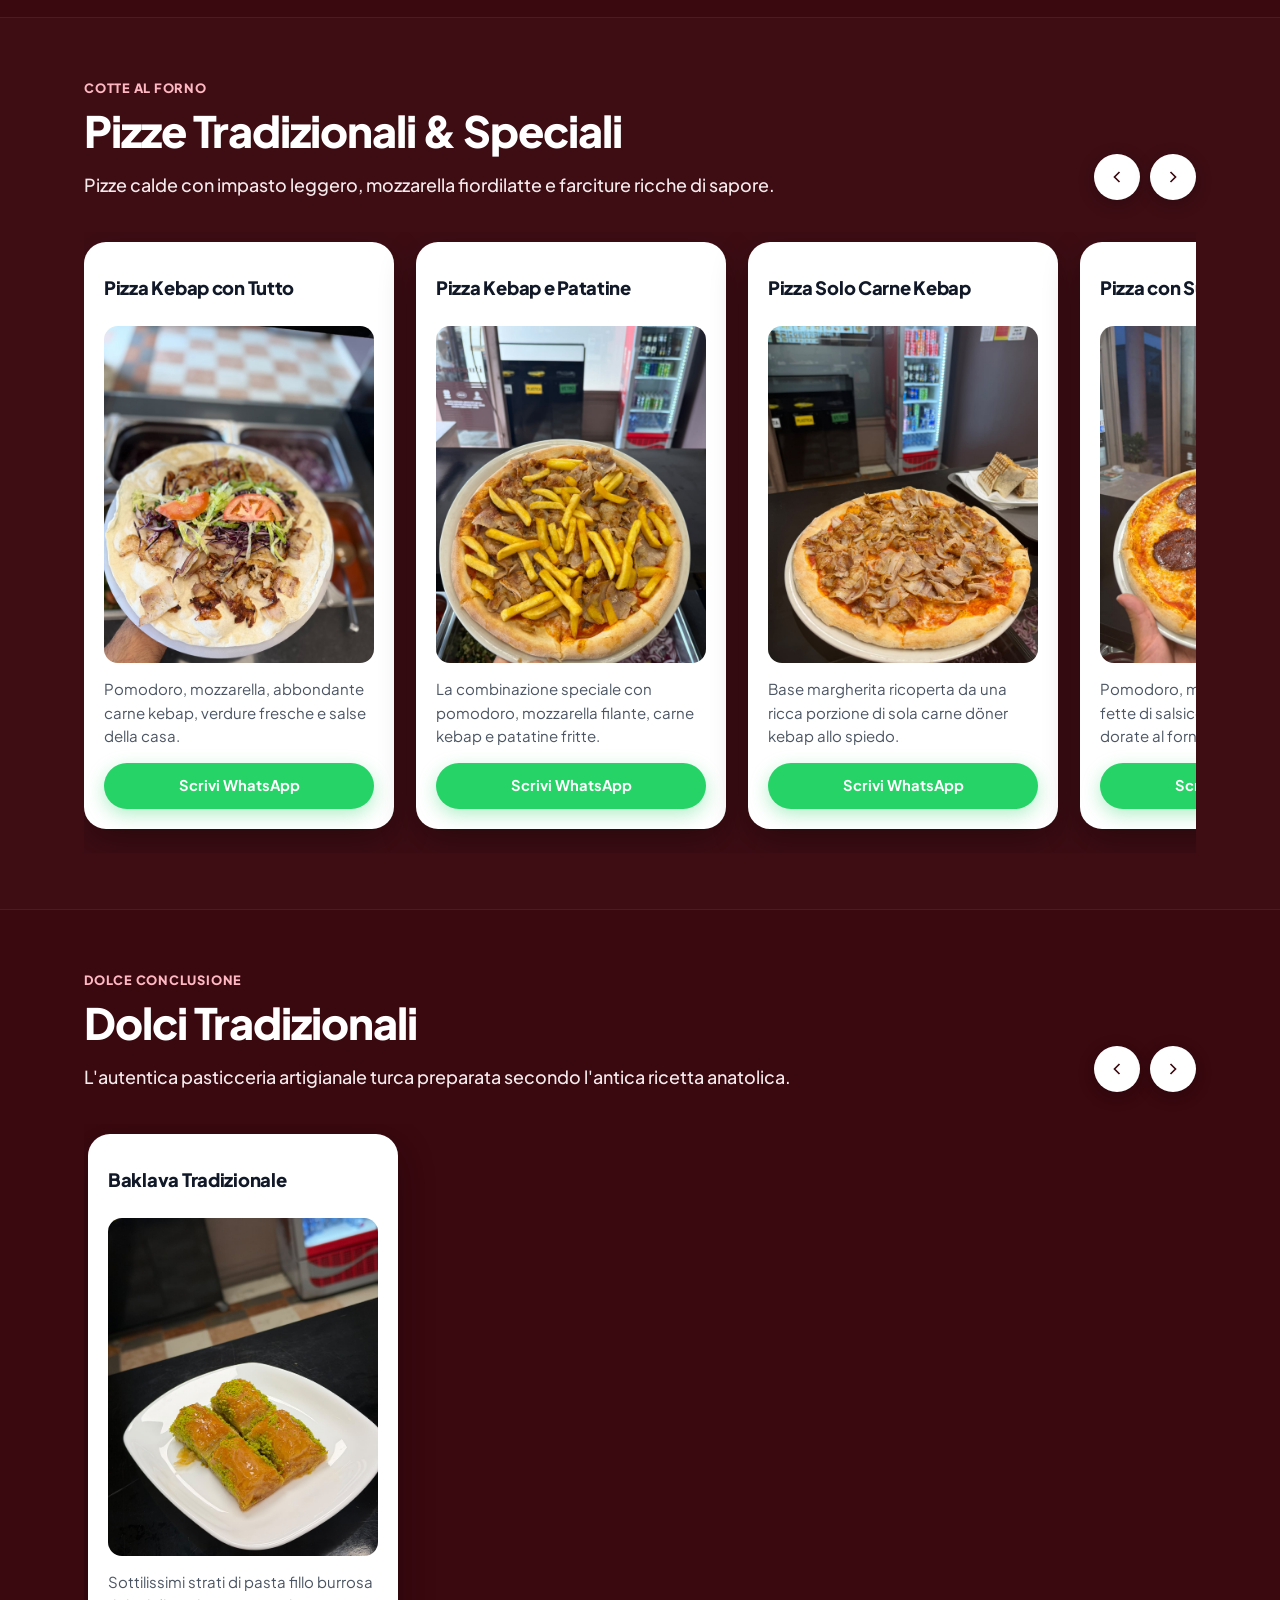
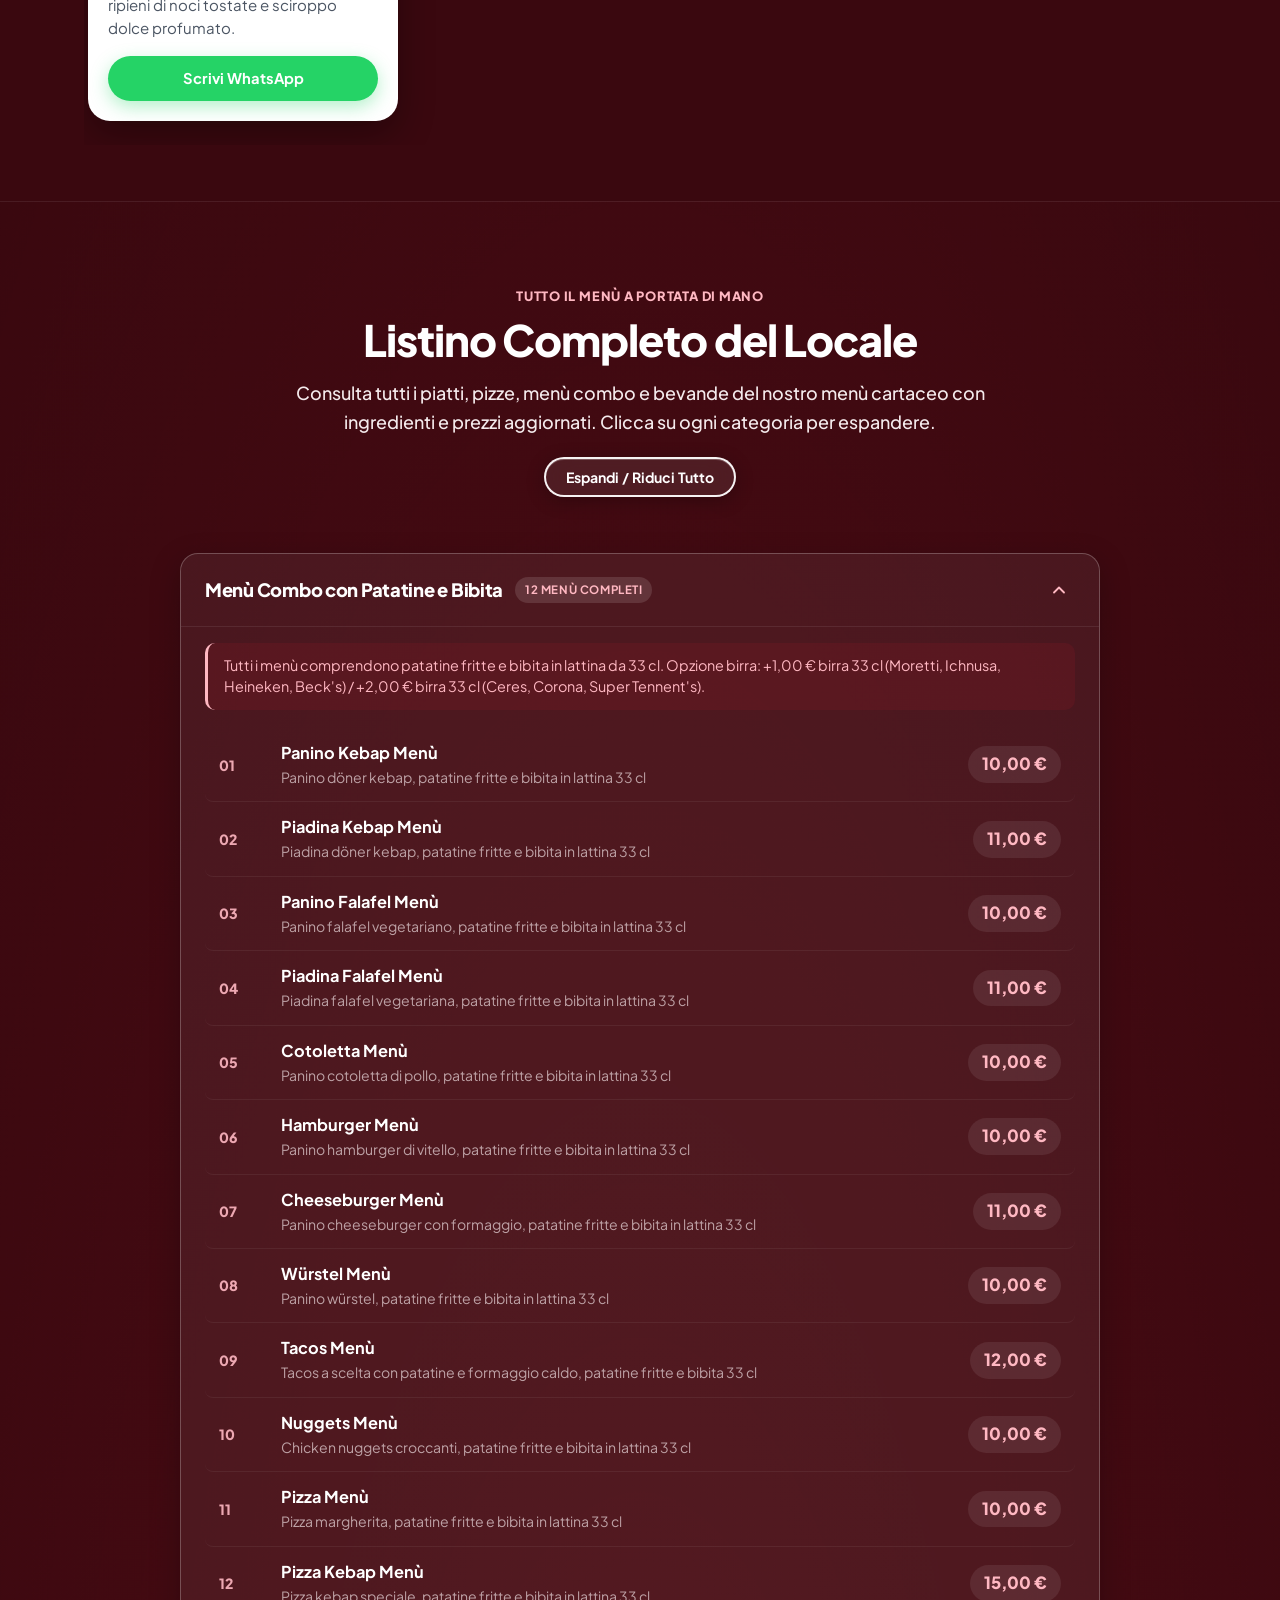
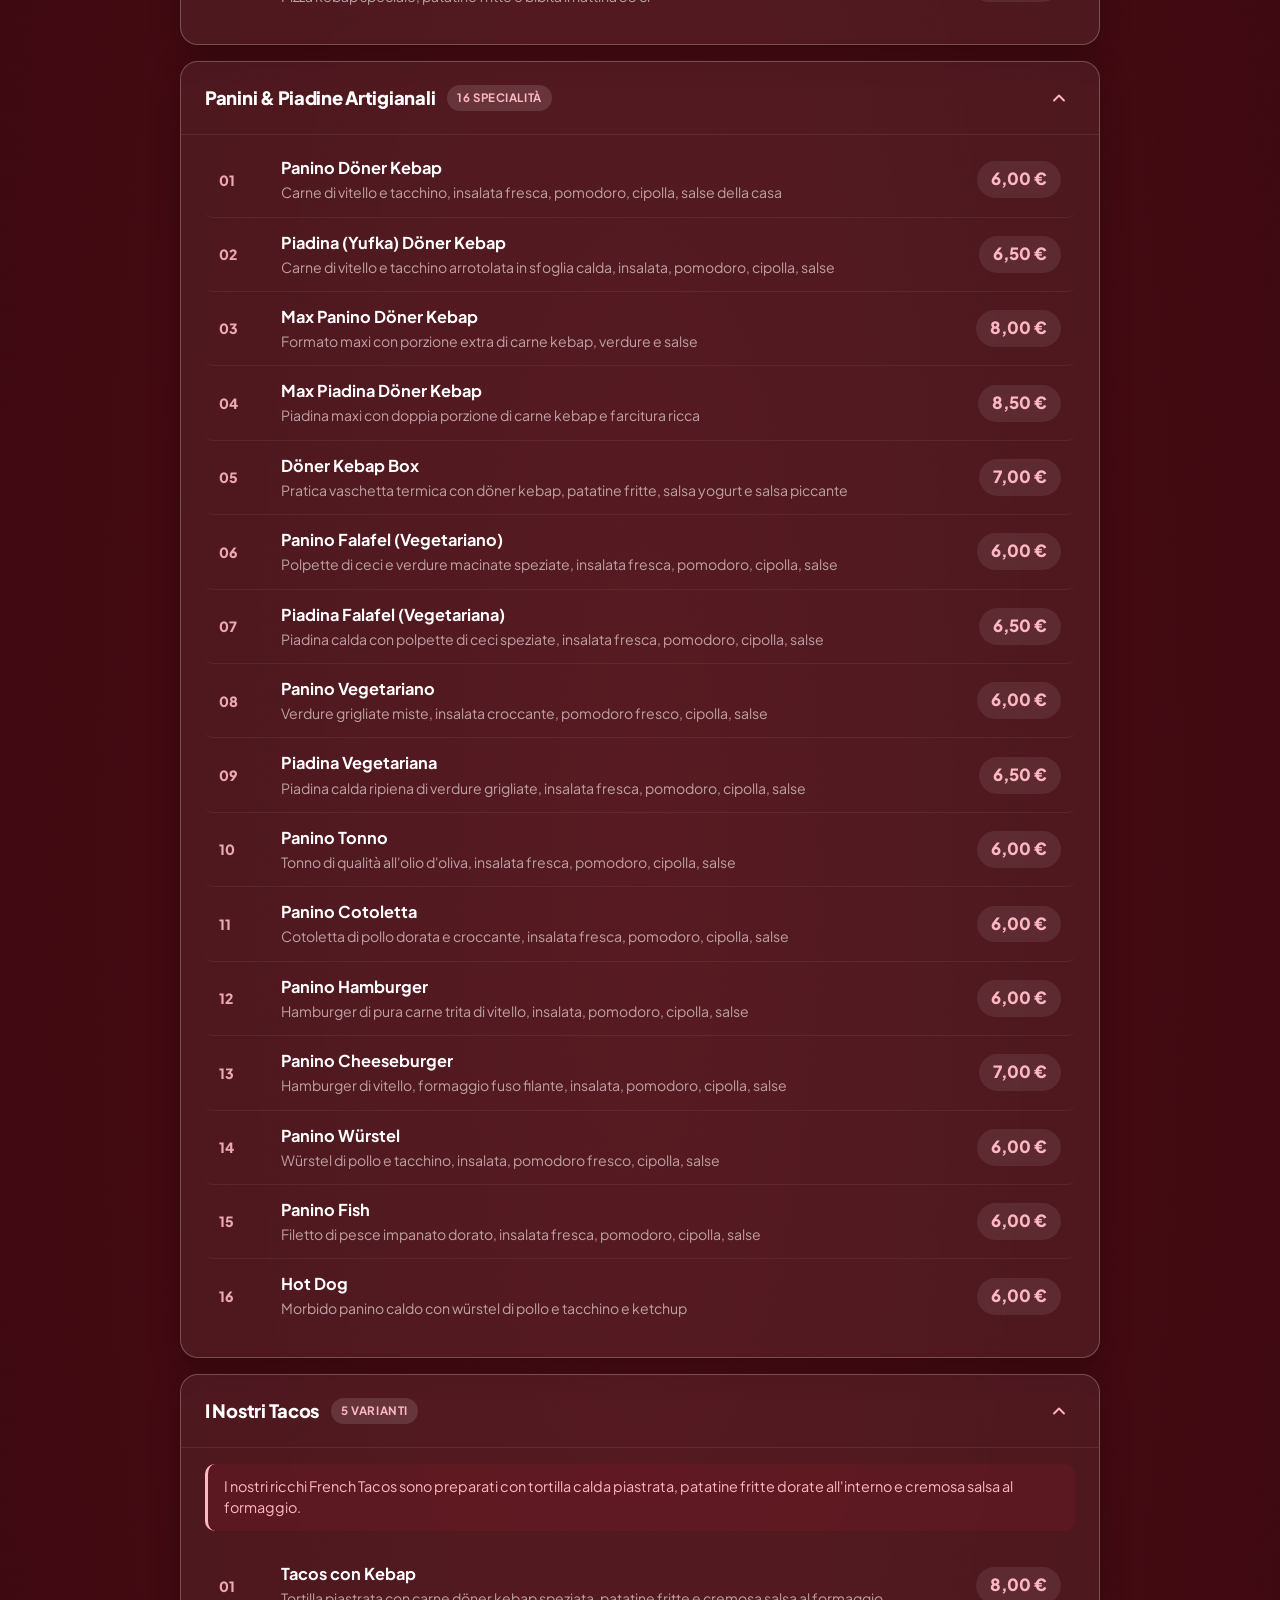
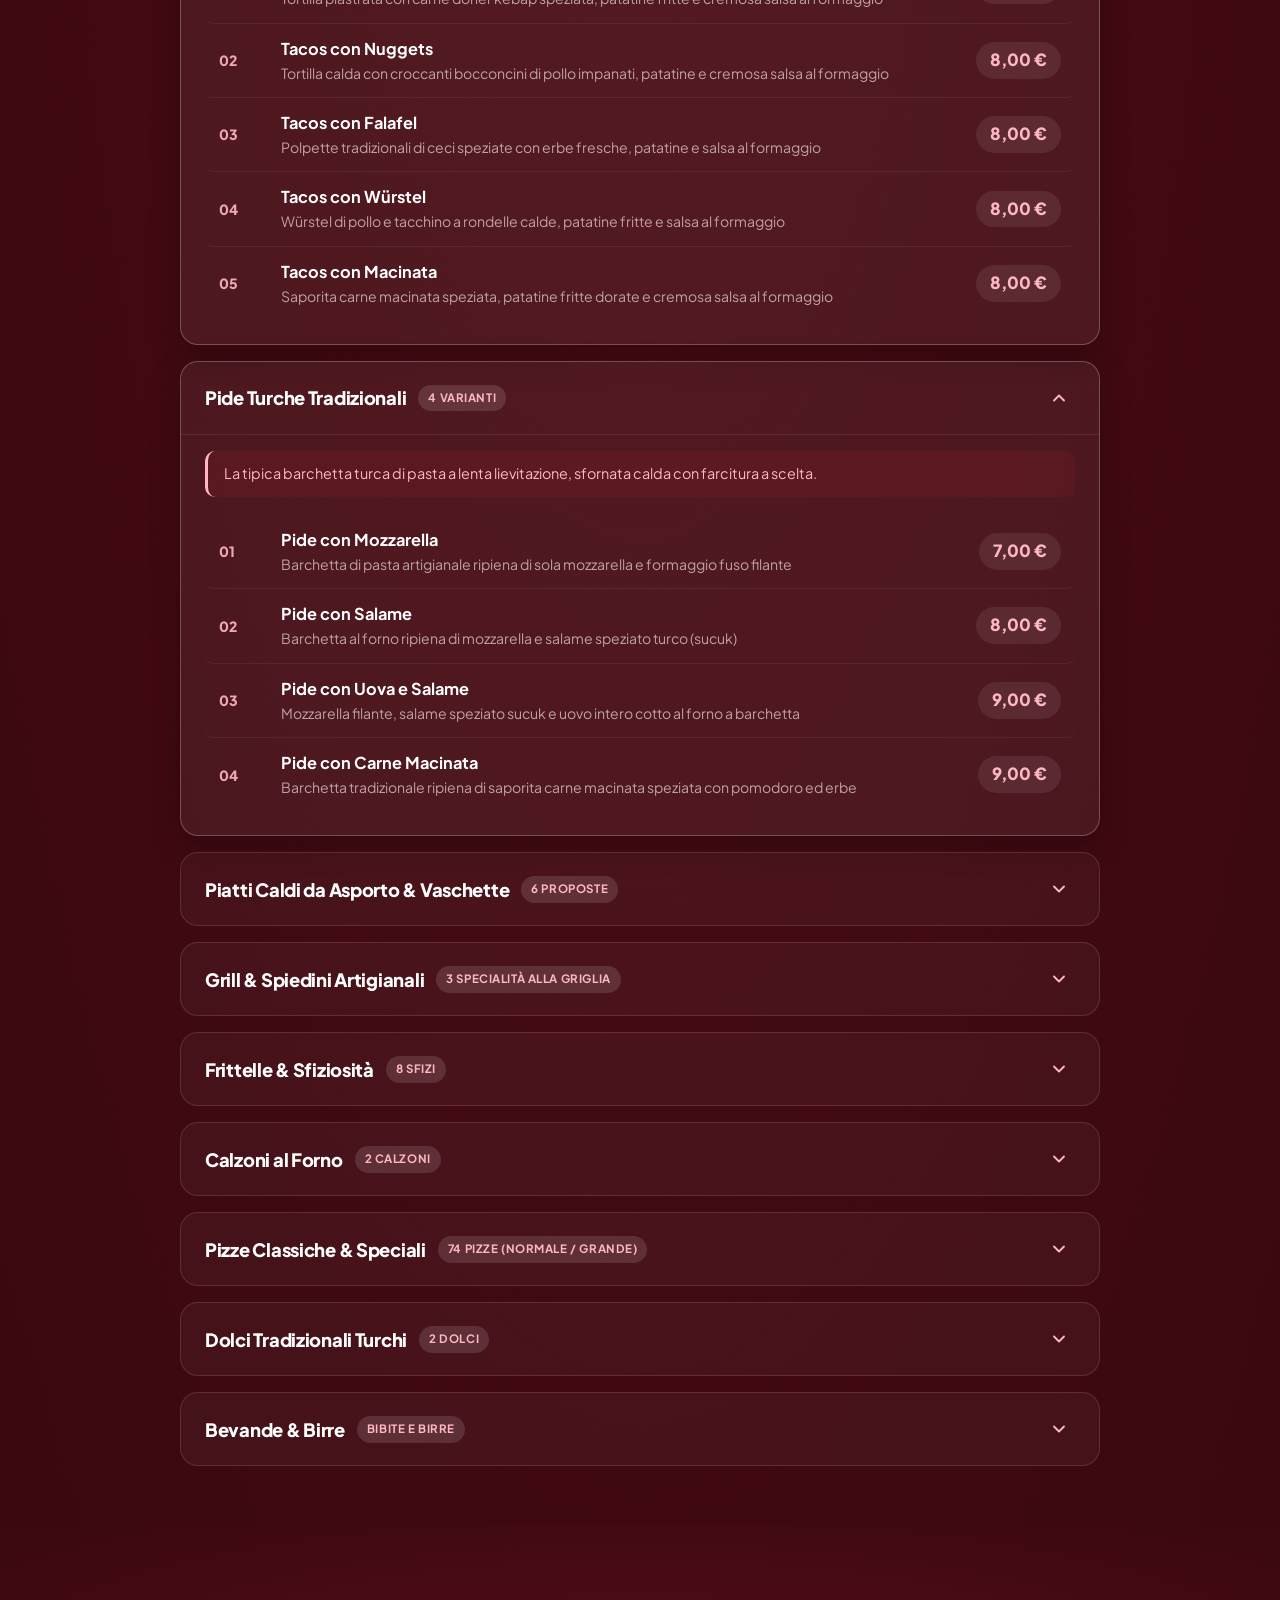
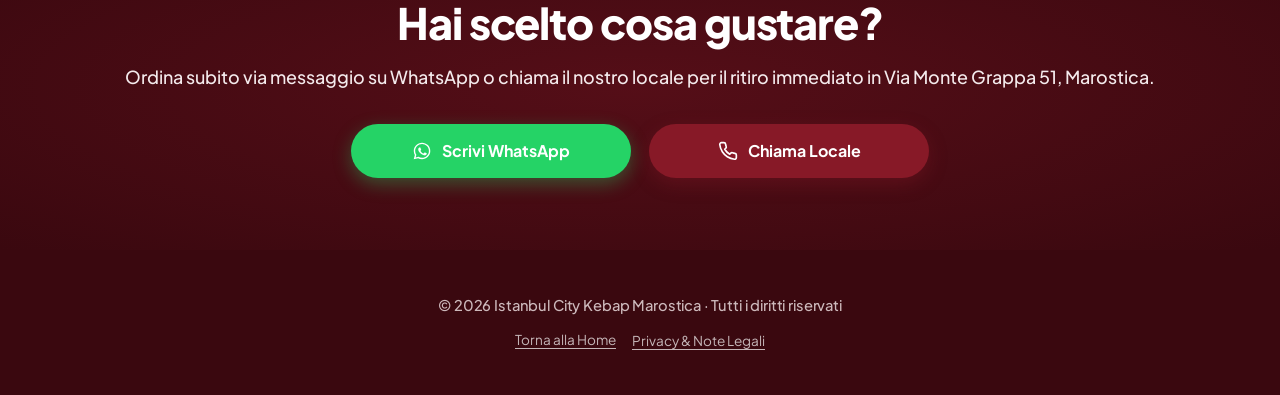
<file: menu.html>
<!DOCTYPE html>
<html lang="it">
<head>
  <meta charset="UTF-8" />
  <meta name="viewport" content="width=device-width, initial-scale=1.0" />
  <title>Menù Tradizionale | Istanbul City Kebap Marostica</title>

  <meta name="description" content="Scopri il menù di Istanbul City Kebap Marostica: pide turche artigianali, autentico döner kebap, lahmacun, tacos francesi, pizze calde e baklava. Ordina subito via WhatsApp o telefono." />
  <meta name="keywords" content="Menù Marostica Kebap, pide turche Marostica, döner kebap Marostica, lahmacun, tacos francesi Marostica, pizza kebap, baklava Marostica" />
  <meta name="author" content="Istanbul City Kebap Marostica" />
  <meta name="robots" content="index, follow" />
  <link rel="canonical" href="https://marosticakebap.it/menu.html" />

  <meta property="og:type" content="restaurant.menu" />
  <meta property="og:site_name" content="Istanbul City Kebap Marostica" />
  <meta property="og:title" content="Menù | Istanbul City Kebap Marostica" />
  <meta property="og:description" content="Pide turche, döner kebap, lahmacun, tacos francesi, pizze e dolci artigianali a Marostica. Ordina da asporto su WhatsApp o telefono." />
  <meta property="og:url" content="https://marosticakebap.it/menu.html" />
  <meta property="og:image" content="https://raw.githubusercontent.com/calinaboss/MarosticaKebap/main/assets/og-image.jpg" />
  <meta property="og:locale" content="it_IT" />

  <meta name="twitter:card" content="summary_large_image" />
  <meta name="twitter:title" content="Menù | Istanbul City Kebap Marostica" />
  <meta name="twitter:description" content="Pide turche, döner kebap, lahmacun, tacos francesi e dolci artigianali a Marostica." />
  <meta name="twitter:image" content="https://raw.githubusercontent.com/calinaboss/MarosticaKebap/main/assets/og-image.jpg" />

  <link rel="manifest" href="site.webmanifest" />
  <link rel="icon" type="image/x-icon" href="favicon.ico" />
  <link rel="icon" type="image/png" sizes="32x32" href="assets/favicon-32x32.png" />
  <link rel="icon" type="image/png" sizes="16x16" href="assets/favicon-16x16.png" />
  <link rel="apple-touch-icon" sizes="180x180" href="assets/apple-touch-icon.png" />
  <meta name="theme-color" content="#3a080f" />

  <link rel="preconnect" href="https://fonts.googleapis.com">
  <link rel="preconnect" href="https://fonts.gstatic.com" crossorigin>
  <link href="https://fonts.googleapis.com/css2?family=Plus+Jakarta+Sans:wght@400;500;600;700;800&display=swap" rel="stylesheet">

  <link rel="stylesheet" href="styles.css?v=3.2" />
<style>
.section-text-menu {
  background: radial-gradient(ellipse at center, rgba(135, 25, 39, 0.25) 0%, rgba(58, 8, 15, 0.98) 100%);
  padding: 80px 0 60px;
  border-top: 1px solid rgba(255, 255, 255, 0.08);
}
.listino-quick-actions {
  margin-top: 20px;
  display: flex;
  justify-content: center;
}
.menu-accordions-wrap {
  display: flex;
  flex-direction: column;
  gap: 16px;
  max-width: 920px;
  margin: 0 auto;
}
.menu-accordion {
  background: rgba(255, 255, 255, 0.04);
  border: 1px solid rgba(255, 255, 255, 0.12);
  border-radius: 18px;
  overflow: hidden;
  transition: background 0.2s ease, border-color 0.2s ease, box-shadow 0.2s ease;
}
.menu-accordion:hover {
  background: rgba(255, 255, 255, 0.06);
  border-color: rgba(255, 255, 255, 0.18);
}
.menu-accordion[open] {
  background: rgba(255, 255, 255, 0.06);
  border-color: rgba(255, 255, 255, 0.24);
  box-shadow: 0 10px 30px rgba(0, 0, 0, 0.25);
}
summary.menu-accordion-summary {
  display: flex !important;
  align-items: center !important;
  justify-content: space-between !important;
  padding: 20px 24px;
  cursor: pointer;
  list-style: none !important;
  list-style-type: none !important;
  outline: none;
  user-select: none;
  gap: 16px;
  -webkit-tap-highlight-color: transparent;
}
summary.menu-accordion-summary::-webkit-details-marker {
  display: none !important;
  width: 0 !important;
  height: 0 !important;
}
summary.menu-accordion-summary::marker {
  display: none !important;
  content: "" !important;
}
.summary-left {
  display: flex;
  align-items: center;
  gap: 12px;
  flex-wrap: wrap;
  flex: 1;
}
.summary-title {
  font-size: 1.15rem;
  font-weight: 800;
  letter-spacing: -0.015em;
  color: #ffffff;
}
.summary-badge {
  font-size: 0.72rem;
  font-weight: 700;
  text-transform: uppercase;
  letter-spacing: 0.05em;
  padding: 4px 10px;
  border-radius: 999px;
  background: rgba(255, 255, 255, 0.12);
  color: #ffb8c2;
}
.summary-icon {
  width: 32px !important;
  height: 32px !important;
  min-width: 32px !important;
  max-width: 32px !important;
  display: flex !important;
  align-items: center !important;
  justify-content: center !important;
  color: #ffb8c2 !important;
  transition: transform 0.3s cubic-bezier(0.16, 1, 0.3, 1) !important;
  flex-shrink: 0 !important;
}
.summary-icon svg {
  width: 20px !important;
  height: 20px !important;
  min-width: 20px !important;
  max-width: 20px !important;
  display: block !important;
}
.menu-accordion[open] .summary-icon {
  transform: rotate(180deg) !important;
}
.menu-accordion-content {
  padding: 8px 24px 24px;
  border-top: 1px solid rgba(255, 255, 255, 0.08);
}
.accordion-cat-note {
  font-size: 0.9rem;
  color: #ffb8c2;
  line-height: 1.5;
  padding: 12px 16px;
  background: rgba(135, 25, 39, 0.22);
  border-radius: 10px;
  border-left: 3px solid #ffb8c2;
  margin-bottom: 18px;
  margin-top: 8px;
}
.menu-items-list {
  display: flex;
  flex-direction: column;
}
.list-table-header {
  display: grid;
  grid-template-columns: 46px 1fr 180px;
  padding: 10px 14px;
  font-size: 0.78rem;
  font-weight: 800;
  text-transform: uppercase;
  letter-spacing: 0.06em;
  color: var(--text-muted);
  border-bottom: 1px solid rgba(255, 255, 255, 0.12);
  margin-bottom: 6px;
}
.col-price-pair {
  text-align: right;
}
.list-item-row {
  display: grid;
  grid-template-columns: 46px 1fr auto;
  align-items: center;
  gap: 16px;
  padding: 14px;
  border-bottom: 1px solid rgba(255, 255, 255, 0.06);
  transition: background 0.2s ease;
  border-radius: 8px;
}
.list-item-row:last-child {
  border-bottom: none;
}
.list-item-row:hover {
  background: rgba(255, 255, 255, 0.04);
}
.item-num {
  font-size: 0.88rem;
  font-weight: 800;
  color: #ffb8c2;
  opacity: 0.9;
}
.item-info {
  display: flex;
  flex-direction: column;
  gap: 3px;
}
.item-name {
  font-size: 1.02rem;
  font-weight: 700;
  color: #ffffff;
  line-height: 1.35;
}
.item-desc {
  font-size: 0.88rem;
  color: #c9b0b4;
  line-height: 1.45;
  opacity: 0.9;
}
.item-price-single {
  font-size: 1.05rem;
  font-weight: 800;
  color: #ffb8c2;
  white-space: nowrap;
  padding: 5px 14px;
  background: rgba(255, 255, 255, 0.08);
  border-radius: 999px;
}
.pizza-row {
  grid-template-columns: 46px 1fr 180px;
}
.item-prices-dual {
  display: flex;
  justify-content: flex-end;
  gap: 8px;
  align-items: center;
  white-space: nowrap;
}
.price-pill {
  font-size: 0.88rem;
  font-weight: 800;
  padding: 4px 10px;
  border-radius: 999px;
  display: inline-flex;
  align-items: center;
  gap: 5px;
}
.price-pill small {
  font-size: 0.68rem;
  font-weight: 700;
  opacity: 0.8;
  text-transform: uppercase;
}
.price-pill.normal {
  background: rgba(255, 255, 255, 0.09);
  color: #ffffff;
}
.price-pill.big {
  background: rgba(135, 25, 39, 0.45);
  border: 1px solid rgba(255, 184, 194, 0.3);
  color: #ffb8c2;
}
@media (max-width: 768px) {
  .section-text-menu {
    padding: 46px 0 36px;
  }
  summary.menu-accordion-summary {
    padding: 16px 16px;
    gap: 10px;
  }
  .summary-left {
    gap: 8px;
  }
  .summary-title {
    font-size: 1.02rem;
  }
  .summary-badge {
    font-size: 0.66rem;
    padding: 3px 8px;
  }
  .summary-icon {
    width: 26px !important;
    height: 26px !important;
    min-width: 26px !important;
    max-width: 26px !important;
  }
  .summary-icon svg {
    width: 18px !important;
    height: 18px !important;
    min-width: 18px !important;
    max-width: 18px !important;
  }
  .menu-accordion-content {
    padding: 4px 12px 18px;
  }
  .accordion-cat-note {
    font-size: 0.82rem;
    padding: 10px 12px;
    margin-bottom: 12px;
  }
  .list-table-header {
    display: none;
  }
  .list-item-row {
    grid-template-columns: 30px 1fr;
    gap: 6px 10px;
    padding: 12px 6px;
  }
  .list-item-row .item-num {
    grid-row: 1 / 3;
    align-self: flex-start;
    padding-top: 2px;
  }
  .list-item-row .item-info {
    grid-column: 2 / 3;
  }
  .list-item-row .item-price-single {
    grid-column: 2 / 3;
    justify-self: flex-start;
    margin-top: 4px;
    font-size: 0.92rem;
    padding: 3px 10px;
  }
  .pizza-row {
    grid-template-columns: 30px 1fr;
    gap: 6px 10px;
    padding: 12px 6px;
  }
  .pizza-row .item-num {
    grid-row: 1 / 3;
    align-self: flex-start;
    padding-top: 2px;
  }
  .pizza-row .item-info {
    grid-column: 2 / 3;
  }
  .pizza-row .item-prices-dual {
    grid-column: 2 / 3;
    justify-content: flex-start;
    margin-top: 6px;
    gap: 6px;
  }
  .item-name {
    font-size: 0.96rem;
  }
  .item-desc {
    font-size: 0.82rem;
    line-height: 1.4;
  }
}
</style>
</head>
<body class="menu-page">

  <div class="page-curtain" id="pageCurtain">
    <div class="curtain-content">
      <img src="Brand/Logosenzasfondo-trimmed.webp" alt="Istanbul City Kebap Marostica" class="curtain-logo" />
    </div>
  </div>

  <header class="site-header" id="top">
    <div class="header-container">
      <a href="index.html#top" class="brand-link" aria-label="Istanbul City Kebap Marostica Home">
        <img src="Brand/Logosenzasfondo-trimmed.webp" alt="Istanbul City Kebap Marostica Logo" class="brand-logo" />
        <span class="brand-name">Istanbul City Kebap Marostica</span>
      </a>

      <nav class="nav-menu" id="navMenu">
        <a href="index.html" class="nav-link">Home</a>
        <a href="index.html#chi-siamo" class="nav-link">Chi Siamo</a>
        <a href="index.html#recensioni" class="nav-link">Recensioni Google</a>
        <a href="index.html#informazioni" class="nav-link">Dove Siamo</a>
      </nav>

      <div class="header-actions">
        <a href="tel:+393932721320" class="btn btn-primary btn-sm header-cta" aria-label="Chiama il numero +39 393 2721320">
          <svg class="icon" viewBox="0 0 24 24" fill="none" stroke="currentColor" stroke-width="2" stroke-linecap="round" stroke-linejoin="round" aria-hidden="true">
            <path d="M22 16.92v3a2 2 0 0 1-2.18 2 19.79 19.79 0 0 1-8.63-3.07 19.5 19.5 0 0 1-6-6 19.79 19.79 0 0 1-3.07-8.67A2 2 0 0 1 4.11 2h3a2 2 0 0 1 2 1.72 12.84 12.84 0 0 0 .7 2.81 2 2 0 0 1-.45 2.11L8.09 9.91a16 16 0 0 0 6 6l1.27-1.27a2 2 0 0 1 2.11-.45 12.84 12.84 0 0 0 2.81.7A2 2 0 0 1 22 16.92z"/>
          </svg>
          <span>Chiama Ora</span>
        </a>

        <button class="nav-toggle" id="navToggle" aria-label="Apri menu" aria-expanded="false">
          <span class="bar"></span>
          <span class="bar"></span>
        </button>
      </div>
    </div>
  </header>

  <main>
    <section class="menu-hero-section">
      <div class="container text-center">
        <h1 class="menu-hero-title">I Nostri Piatti Principali</h1>
        <p class="menu-hero-subtitle">
          Ingredienti freschi, carni marinate secondo tradizione, pide e pizze sfornate al momento e baklava artigianale. Sfoglia le foto e ordina direttamente.
        </p>

        <div class="menu-fast-order-box">
          <span class="fast-order-label">Ordina subito per asporto o consumo veloce:</span>
          <div class="fast-order-buttons">
            <a href="https://wa.me/393924730825?text=Ciao%2C%20vorrei%20ordinare%20dal%20menù" target="_blank" rel="noopener noreferrer" class="btn btn-whatsapp">
              <svg class="icon" viewBox="0 0 24 24" fill="currentColor" aria-hidden="true">
                <path d="M12.04 2C6.58 2 2.13 6.45 2.13 11.91C2.13 13.66 2.59 15.36 3.45 16.86L2.05 22L7.3 20.62C8.75 21.41 10.38 21.83 12.04 21.83C17.5 21.83 21.95 17.38 21.95 11.92C21.95 9.27 20.92 6.78 19.05 4.91C17.18 3.04 14.69 2 12.04 2M12.05 3.67C14.25 3.67 16.31 4.53 17.87 6.09C19.42 7.65 20.28 9.72 20.28 11.92C20.28 16.46 16.58 20.15 12.04 20.15C10.56 20.15 9.11 19.76 7.85 19L7.55 18.83L4.43 19.65L5.26 16.61L5.06 16.29C4.24 14.99 3.81 13.47 3.81 11.91C3.81 7.37 7.5 3.67 12.05 3.67M9.07 7.7C8.9 7.7 8.63 7.76 8.39 8.02C8.16 8.28 7.5 8.9 7.5 10.15C7.5 11.4 8.41 12.61 8.54 12.78C8.67 12.95 10.32 15.5 12.85 16.59C13.45 16.85 13.92 17 14.28 17.12C14.88 17.31 15.43 17.28 15.86 17.22C16.34 17.15 17.34 16.61 17.55 16.03C17.75 15.44 17.75 14.94 17.69 14.84C17.63 14.73 17.46 14.67 17.21 14.54C16.96 14.42 15.73 13.81 15.5 13.73C15.28 13.64 15.11 13.6 14.95 13.85C14.78 14.1 14.31 14.67 14.17 14.84C14.03 15 13.89 15.02 13.64 14.89C13.39 14.77 12.58 14.5 11.62 13.65C10.88 12.99 10.37 12.17 10.23 11.92C10.09 11.67 10.21 11.53 10.34 11.41C10.45 11.3 10.59 11.12 10.72 10.97C10.84 10.82 10.88 10.72 10.97 10.55C11.05 10.38 11.01 10.24 10.95 10.11C10.88 9.99 10.37 8.74 10.16 8.23C9.96 7.74 9.75 7.81 9.6 7.8C9.45 7.8 9.28 7.79 9.07 7.7Z"/>
              </svg>
              <span>Scrivi WhatsApp</span>
            </a>
            <a href="tel:+393932721320" class="btn btn-call">
              <svg class="icon" viewBox="0 0 24 24" fill="none" stroke="currentColor" stroke-width="2" stroke-linecap="round" stroke-linejoin="round" aria-hidden="true">
                <path d="M22 16.92v3a2 2 0 0 1-2.18 2 19.79 19.79 0 0 1-8.63-3.07 19.5 19.5 0 0 1-6-6 19.79 19.79 0 0 1-3.07-8.67A2 2 0 0 1 4.11 2h3a2 2 0 0 1 2 1.72 12.84 12.84 0 0 0 .7 2.81 2 2 0 0 1-.45 2.11L8.09 9.91a16 16 0 0 0 6 6l1.27-1.27a2 2 0 0 1 2.11-.45 12.84 12.84 0 0 0 2.81.7A2 2 0 0 1 22 16.92z"/>
              </svg>
              <span>Chiama Locale</span>
            </a>
          </div>
          <div class="menu-hero-jump">
            <a href="#listino-completo" class="jump-listino-link">Vai al Listino Completo (Senza Foto) &darr;</a>
          </div>
        </div>
      </div>
    </section>

    <section class="section menu-section-block" id="pide">
      <div class="container">
        <div class="menu-section-header">
          <div>
            <span class="section-tag-label">Specialità al Forno</span>
            <h2 class="section-title">Pide Turche Tradizionali</h2>
            <p class="section-subtitle">
              La tipica pizza a barchetta della tradizione anatolica cotta al forno con ingredienti genuini.
            </p>
          </div>
          <div class="menu-slider-arrows">
            <button class="slider-arrow arrow-dish-prev" data-target="slider-pide" aria-label="Precedente">
              <svg class="icon" viewBox="0 0 24 24" fill="none" stroke="currentColor" stroke-width="2"><polyline points="15 18 9 12 15 6"/></svg>
            </button>
            <button class="slider-arrow arrow-dish-next" data-target="slider-pide" aria-label="Successivo">
              <svg class="icon" viewBox="0 0 24 24" fill="none" stroke="currentColor" stroke-width="2"><polyline points="9 18 15 12 9 6"/></svg>
            </button>
          </div>
        </div>

        <div class="dishes-slider-track" id="slider-pide">
          <div class="dish-card">
            <div class="dish-card-header">
              <h3 class="dish-title">Pide con Formaggio</h3>
            </div>
            <div class="dish-image-box">
              <img src="assets/pideconformaggio.jpg" alt="Pide con Formaggio" class="dish-img" loading="lazy" />
            </div>
            <p class="dish-desc">
              Deliziosa barchetta di pasta a lenta lievitazione ripiena di formaggio turco fuso filante.
            </p>
            <a href="https://wa.me/393924730825?text=Ciao%2C%20vorrei%20ordinare%3A%20Pide%20con%20Formaggio" target="_blank" rel="noopener noreferrer" class="btn btn-whatsapp btn-dish-order">
              <span>Scrivi WhatsApp</span>
            </a>
          </div>
          <div class="dish-card">
            <div class="dish-card-header">
              <h3 class="dish-title">Pide con Formaggio e Carne</h3>
            </div>
            <div class="dish-image-box">
              <img src="assets/pideconformaggioecarne.jpg" alt="Pide con Formaggio e Carne" class="dish-img" loading="lazy" />
            </div>
            <p class="dish-desc">
              La ricetta classica con carne macinata speziata, pomodoro e formaggio gratinato al forno.
            </p>
            <a href="https://wa.me/393924730825?text=Ciao%2C%20vorrei%20ordinare%3A%20Pide%20con%20Formaggio%20e%20Carne" target="_blank" rel="noopener noreferrer" class="btn btn-whatsapp btn-dish-order">
              <span>Scrivi WhatsApp</span>
            </a>
          </div>
          <div class="dish-card">
            <div class="dish-card-header">
              <h3 class="dish-title">Pide con Sucuk e Formaggio</h3>
            </div>
            <div class="dish-image-box">
              <img src="assets/pideconsucukeformagio.jpg" alt="Pide con Sucuk e Formaggio" class="dish-img" loading="lazy" />
            </div>
            <p class="dish-desc">
              Salsiccia speziata turca sucuk all'aglio e paprika con formaggio fuso dorato.
            </p>
            <a href="https://wa.me/393924730825?text=Ciao%2C%20vorrei%20ordinare%3A%20Pide%20con%20Sucuk%20e%20Formaggio" target="_blank" rel="noopener noreferrer" class="btn btn-whatsapp btn-dish-order">
              <span>Scrivi WhatsApp</span>
            </a>
          </div>
        </div>
      </div>
    </section>

    <section class="section menu-section-block section-alt" id="kebap">
      <div class="container">
        <div class="menu-section-header">
          <div>
            <span class="section-tag-label">Spiedo & Piatti</span>
            <h2 class="section-title">Döner Kebap & Piatti Completi</h2>
            <p class="section-subtitle">
              Carne di kebap speziata lentamente allo spiedo, panini caldi e ricchi piatti con contorni.
            </p>
          </div>
          <div class="menu-slider-arrows">
            <button class="slider-arrow arrow-dish-prev" data-target="slider-kebap" aria-label="Precedente">
              <svg class="icon" viewBox="0 0 24 24" fill="none" stroke="currentColor" stroke-width="2"><polyline points="15 18 9 12 15 6"/></svg>
            </button>
            <button class="slider-arrow arrow-dish-next" data-target="slider-kebap" aria-label="Successivo">
              <svg class="icon" viewBox="0 0 24 24" fill="none" stroke="currentColor" stroke-width="2"><polyline points="9 18 15 12 9 6"/></svg>
            </button>
          </div>
        </div>

        <div class="dishes-slider-track" id="slider-kebap">
          <div class="dish-card">
            <div class="dish-card-header">
              <h3 class="dish-title">Panino Kebap</h3>
            </div>
            <div class="dish-image-box">
              <img src="assets/panino%20kebap.jpg" alt="Panino Kebap" class="dish-img" loading="lazy" />
            </div>
            <p class="dish-desc">
              Pane caldo farcito con carne döner kebap allo spiedo, insalata fresca e salse artigianali.
            </p>
            <a href="https://wa.me/393924730825?text=Ciao%2C%20vorrei%20ordinare%3A%20Panino%20Kebap" target="_blank" rel="noopener noreferrer" class="btn btn-whatsapp btn-dish-order">
              <span>Scrivi WhatsApp</span>
            </a>
          </div>
          <div class="dish-card">
            <div class="dish-card-header">
              <h3 class="dish-title">Pane Turco Tradizionale</h3>
            </div>
            <div class="dish-image-box">
              <img src="assets/paneturco.jpg" alt="Pane Turco Tradizionale" class="dish-img" loading="lazy" />
            </div>
            <p class="dish-desc">
              Pagnotta turca fragrante cotta al forno con sesamo e nigella, soffice e fatta in casa.
            </p>
            <a href="https://wa.me/393924730825?text=Ciao%2C%20vorrei%20ordinare%3A%20Pane%20Turco%20Tradizionale" target="_blank" rel="noopener noreferrer" class="btn btn-whatsapp btn-dish-order">
              <span>Scrivi WhatsApp</span>
            </a>
          </div>
          <div class="dish-card">
            <div class="dish-card-header">
              <h3 class="dish-title">Piatto Carne Kebap con Patatine e Insalata</h3>
            </div>
            <div class="dish-image-box">
              <img src="assets/piattoCarnekebappatatineinsalata.jpg" alt="Piatto Carne Kebap con Patatine e Insalata" class="dish-img" loading="lazy" />
            </div>
            <p class="dish-desc">
              Generosa porzione di carne kebap servita con patatine fritte dorate e insalata mista fresca.
            </p>
            <a href="https://wa.me/393924730825?text=Ciao%2C%20vorrei%20ordinare%3A%20Piatto%20Carne%20Kebap%20con%20Patatine%20e%20Insalata" target="_blank" rel="noopener noreferrer" class="btn btn-whatsapp btn-dish-order">
              <span>Scrivi WhatsApp</span>
            </a>
          </div>
          <div class="dish-card">
            <div class="dish-card-header">
              <h3 class="dish-title">Piatto Alette con Patatine e Insalata</h3>
            </div>
            <div class="dish-image-box">
              <img src="assets/piattoalettepatatineinsalata.jpg" alt="Piatto Alette con Patatine e Insalata" class="dish-img" loading="lazy" />
            </div>
            <p class="dish-desc">
              Alette di pollo speziate e rosolate al forno con patatine croccanti e insalata mista.
            </p>
            <a href="https://wa.me/393924730825?text=Ciao%2C%20vorrei%20ordinare%3A%20Piatto%20Alette%20con%20Patatine%20e%20Insalata" target="_blank" rel="noopener noreferrer" class="btn btn-whatsapp btn-dish-order">
              <span>Scrivi WhatsApp</span>
            </a>
          </div>
          <div class="dish-card">
            <div class="dish-card-header">
              <h3 class="dish-title">Piatto Cotoletta con Patatine e Insalata</h3>
            </div>
            <div class="dish-image-box">
              <img src="assets/piattocotolettapatatineinsalata.jpg" alt="Piatto Cotoletta con Patatine e Insalata" class="dish-img" loading="lazy" />
            </div>
            <p class="dish-desc">
              Cotoletta dorata e croccante servita con patatine fritte e insalata mista fresca.
            </p>
            <a href="https://wa.me/393924730825?text=Ciao%2C%20vorrei%20ordinare%3A%20Piatto%20Cotoletta%20con%20Patatine%20e%20Insalata" target="_blank" rel="noopener noreferrer" class="btn btn-whatsapp btn-dish-order">
              <span>Scrivi WhatsApp</span>
            </a>
          </div>
          <div class="dish-card">
            <div class="dish-card-header">
              <h3 class="dish-title">Piatto Polpette con Patatine e Insalata</h3>
            </div>
            <div class="dish-image-box">
              <img src="assets/piattopolpettepatatineeinsalata.jpg" alt="Piatto Polpette con Patatine e Insalata" class="dish-img" loading="lazy" />
            </div>
            <p class="dish-desc">
              Polpette speziate tradizionali cotte a puntino, servite con patatine fritte e insalata.
            </p>
            <a href="https://wa.me/393924730825?text=Ciao%2C%20vorrei%20ordinare%3A%20Piatto%20Polpette%20con%20Patatine%20e%20Insalata" target="_blank" rel="noopener noreferrer" class="btn btn-whatsapp btn-dish-order">
              <span>Scrivi WhatsApp</span>
            </a>
          </div>
        </div>
      </div>
    </section>

    <section class="section menu-section-block" id="specialita">
      <div class="container">
        <div class="menu-section-header">
          <div>
            <span class="section-tag-label">I Grandi Classici</span>
            <h2 class="section-title">Lahmacun & French Tacos</h2>
            <p class="section-subtitle">
              La tradizionale pizza sottile turca e i ricchi tacos francesi piastrati con salsa al formaggio.
            </p>
          </div>
          <div class="menu-slider-arrows">
            <button class="slider-arrow arrow-dish-prev" data-target="slider-specialita" aria-label="Precedente">
              <svg class="icon" viewBox="0 0 24 24" fill="none" stroke="currentColor" stroke-width="2"><polyline points="15 18 9 12 15 6"/></svg>
            </button>
            <button class="slider-arrow arrow-dish-next" data-target="slider-specialita" aria-label="Successivo">
              <svg class="icon" viewBox="0 0 24 24" fill="none" stroke="currentColor" stroke-width="2"><polyline points="9 18 15 12 9 6"/></svg>
            </button>
          </div>
        </div>

        <div class="dishes-slider-track" id="slider-specialita">
          <div class="dish-card">
            <div class="dish-card-header">
              <h3 class="dish-title">Piatto Lahmacun con Insalata</h3>
            </div>
            <div class="dish-image-box">
              <img src="assets/piattolahmacuneinsalata.jpg" alt="Piatto Lahmacun con Insalata" class="dish-img" loading="lazy" />
            </div>
            <p class="dish-desc">
              Pizza sottile turca speziata con carne, servita con insalata fresca e limone da arrotolare.
            </p>
            <a href="https://wa.me/393924730825?text=Ciao%2C%20vorrei%20ordinare%3A%20Piatto%20Lahmacun%20con%20Insalata" target="_blank" rel="noopener noreferrer" class="btn btn-whatsapp btn-dish-order">
              <span>Scrivi WhatsApp</span>
            </a>
          </div>
          <div class="dish-card">
            <div class="dish-card-header">
              <h3 class="dish-title">French Tacos alla Francese</h3>
            </div>
            <div class="dish-image-box">
              <img src="assets/tacosfrancesinovita%27.jpg" alt="French Tacos alla Francese" class="dish-img" loading="lazy" />
            </div>
            <p class="dish-desc">
              Tortilla grigliata ripiena di carne tenera, patatine all'interno e salsa calda ai formaggi.
            </p>
            <a href="https://wa.me/393924730825?text=Ciao%2C%20vorrei%20ordinare%3A%20French%20Tacos%20alla%20Francese" target="_blank" rel="noopener noreferrer" class="btn btn-whatsapp btn-dish-order">
              <span>Scrivi WhatsApp</span>
            </a>
          </div>
        </div>
      </div>
    </section>

    <section class="section menu-section-block section-alt" id="pizze">
      <div class="container">
        <div class="menu-section-header">
          <div>
            <span class="section-tag-label">Cotte al Forno</span>
            <h2 class="section-title">Pizze Tradizionali & Speciali</h2>
            <p class="section-subtitle">
              Pizze calde con impasto leggero, mozzarella fiordilatte e farciture ricche di sapore.
            </p>
          </div>
          <div class="menu-slider-arrows">
            <button class="slider-arrow arrow-dish-prev" data-target="slider-pizze" aria-label="Precedente">
              <svg class="icon" viewBox="0 0 24 24" fill="none" stroke="currentColor" stroke-width="2"><polyline points="15 18 9 12 15 6"/></svg>
            </button>
            <button class="slider-arrow arrow-dish-next" data-target="slider-pizze" aria-label="Successivo">
              <svg class="icon" viewBox="0 0 24 24" fill="none" stroke="currentColor" stroke-width="2"><polyline points="9 18 15 12 9 6"/></svg>
            </button>
          </div>
        </div>

        <div class="dishes-slider-track" id="slider-pizze">
          <div class="dish-card">
            <div class="dish-card-header">
              <h3 class="dish-title">Pizza Kebap con Tutto</h3>
            </div>
            <div class="dish-image-box">
              <img src="assets/pizzakebapcontutto.jpg" alt="Pizza Kebap con Tutto" class="dish-img" loading="lazy" />
            </div>
            <p class="dish-desc">
              Pomodoro, mozzarella, abbondante carne kebap, verdure fresche e salse della casa.
            </p>
            <a href="https://wa.me/393924730825?text=Ciao%2C%20vorrei%20ordinare%3A%20Pizza%20Kebap%20con%20Tutto" target="_blank" rel="noopener noreferrer" class="btn btn-whatsapp btn-dish-order">
              <span>Scrivi WhatsApp</span>
            </a>
          </div>
          <div class="dish-card">
            <div class="dish-card-header">
              <h3 class="dish-title">Pizza Kebap e Patatine</h3>
            </div>
            <div class="dish-image-box">
              <img src="assets/pizzakebapepatatine.jpg" alt="Pizza Kebap e Patatine" class="dish-img" loading="lazy" />
            </div>
            <p class="dish-desc">
              La combinazione speciale con pomodoro, mozzarella filante, carne kebap e patatine fritte.
            </p>
            <a href="https://wa.me/393924730825?text=Ciao%2C%20vorrei%20ordinare%3A%20Pizza%20Kebap%20e%20Patatine" target="_blank" rel="noopener noreferrer" class="btn btn-whatsapp btn-dish-order">
              <span>Scrivi WhatsApp</span>
            </a>
          </div>
          <div class="dish-card">
            <div class="dish-card-header">
              <h3 class="dish-title">Pizza Solo Carne Kebap</h3>
            </div>
            <div class="dish-image-box">
              <img src="assets/pizzasolocarnekbap.jpg" alt="Pizza Solo Carne Kebap" class="dish-img" loading="lazy" />
            </div>
            <p class="dish-desc">
              Base margherita ricoperta da una ricca porzione di sola carne döner kebap allo spiedo.
            </p>
            <a href="https://wa.me/393924730825?text=Ciao%2C%20vorrei%20ordinare%3A%20Pizza%20Solo%20Carne%20Kebap" target="_blank" rel="noopener noreferrer" class="btn btn-whatsapp btn-dish-order">
              <span>Scrivi WhatsApp</span>
            </a>
          </div>
          <div class="dish-card">
            <div class="dish-card-header">
              <h3 class="dish-title">Pizza con Sucuk</h3>
            </div>
            <div class="dish-image-box">
              <img src="assets/pizzaconsucuk.jpg" alt="Pizza con Sucuk" class="dish-img" loading="lazy" />
            </div>
            <p class="dish-desc">
              Pomodoro, mozzarella e saporite fette di salsiccia turca speziata sucuk dorate al forno.
            </p>
            <a href="https://wa.me/393924730825?text=Ciao%2C%20vorrei%20ordinare%3A%20Pizza%20con%20Sucuk" target="_blank" rel="noopener noreferrer" class="btn btn-whatsapp btn-dish-order">
              <span>Scrivi WhatsApp</span>
            </a>
          </div>
          <div class="dish-card">
            <div class="dish-card-header">
              <h3 class="dish-title">Pizza Margherita</h3>
            </div>
            <div class="dish-image-box">
              <img src="assets/pizzamargherita.jpg" alt="Pizza Margherita" class="dish-img" loading="lazy" />
            </div>
            <p class="dish-desc">
              Il classico intramontabile con salsa di pomodoro italiano e mozzarella fiordilatte filante.
            </p>
            <a href="https://wa.me/393924730825?text=Ciao%2C%20vorrei%20ordinare%3A%20Pizza%20Margherita" target="_blank" rel="noopener noreferrer" class="btn btn-whatsapp btn-dish-order">
              <span>Scrivi WhatsApp</span>
            </a>
          </div>
          <div class="dish-card">
            <div class="dish-card-header">
              <h3 class="dish-title">Pizza e Patatine</h3>
            </div>
            <div class="dish-image-box">
              <img src="assets/pizzaepatatine.jpg" alt="Pizza e Patatine" class="dish-img" loading="lazy" />
            </div>
            <p class="dish-desc">
              Pomodoro, mozzarella e patatine croccanti, semplice e amata da tutti.
            </p>
            <a href="https://wa.me/393924730825?text=Ciao%2C%20vorrei%20ordinare%3A%20Pizza%20e%20Patatine" target="_blank" rel="noopener noreferrer" class="btn btn-whatsapp btn-dish-order">
              <span>Scrivi WhatsApp</span>
            </a>
          </div>
          <div class="dish-card">
            <div class="dish-card-header">
              <h3 class="dish-title">Pizza ai Peperoni</h3>
            </div>
            <div class="dish-image-box">
              <img src="assets/pizzapeperoni.jpg" alt="Pizza ai Peperoni" class="dish-img" loading="lazy" />
            </div>
            <p class="dish-desc">
              Pomodoro, mozzarella e peperoni dolci arrostiti al forno per un sapore fragrante.
            </p>
            <a href="https://wa.me/393924730825?text=Ciao%2C%20vorrei%20ordinare%3A%20Pizza%20ai%20Peperoni" target="_blank" rel="noopener noreferrer" class="btn btn-whatsapp btn-dish-order">
              <span>Scrivi WhatsApp</span>
            </a>
          </div>
          <div class="dish-card">
            <div class="dish-card-header">
              <h3 class="dish-title">Pizza Frutti di Mare</h3>
            </div>
            <div class="dish-image-box">
              <img src="assets/pizzafruttidimare.jpg" alt="Pizza Frutti di Mare" class="dish-img" loading="lazy" />
            </div>
            <p class="dish-desc">
              Pomodoro, mozzarella e ricco misto di mare con origano e prezzemolo fresco.
            </p>
            <a href="https://wa.me/393924730825?text=Ciao%2C%20vorrei%20ordinare%3A%20Pizza%20Frutti%20di%20Mare" target="_blank" rel="noopener noreferrer" class="btn btn-whatsapp btn-dish-order">
              <span>Scrivi WhatsApp</span>
            </a>
          </div>
        </div>
      </div>
    </section>

    <section class="section menu-section-block" id="dolci">
      <div class="container">
        <div class="menu-section-header">
          <div>
            <span class="section-tag-label">Dolce Conclusione</span>
            <h2 class="section-title">Dolci Tradizionali</h2>
            <p class="section-subtitle">
              L'autentica pasticceria artigianale turca preparata secondo l'antica ricetta anatolica.
            </p>
          </div>
          <div class="menu-slider-arrows">
            <button class="slider-arrow arrow-dish-prev" data-target="slider-dolci" aria-label="Precedente">
              <svg class="icon" viewBox="0 0 24 24" fill="none" stroke="currentColor" stroke-width="2"><polyline points="15 18 9 12 15 6"/></svg>
            </button>
            <button class="slider-arrow arrow-dish-next" data-target="slider-dolci" aria-label="Successivo">
              <svg class="icon" viewBox="0 0 24 24" fill="none" stroke="currentColor" stroke-width="2"><polyline points="9 18 15 12 9 6"/></svg>
            </button>
          </div>
        </div>

        <div class="dishes-slider-track" id="slider-dolci">
          <div class="dish-card">
            <div class="dish-card-header">
              <h3 class="dish-title">Baklava Tradizionale</h3>
            </div>
            <div class="dish-image-box">
              <img src="assets/Baklava.jpg" alt="Baklava Tradizionale" class="dish-img" loading="lazy" />
            </div>
            <p class="dish-desc">
              Sottilissimi strati di pasta fillo burrosa ripieni di noci tostate e sciroppo dolce profumato.
            </p>
            <a href="https://wa.me/393924730825?text=Ciao%2C%20vorrei%20ordinare%3A%20Baklava%20Tradizionale" target="_blank" rel="noopener noreferrer" class="btn btn-whatsapp btn-dish-order">
              <span>Scrivi WhatsApp</span>
            </a>
          </div>
        </div>
      </div>
    </section>

    <section class="section section-text-menu" id="listino-completo">
      <div class="container">
        <div class="section-header text-center">
          <span class="section-tag-label">Tutto il Menù a Portata di Mano</span>
          <h2 class="section-title">Listino Completo del Locale</h2>
          <p class="section-subtitle">
            Consulta tutti i piatti, pizze, menù combo e bevande del nostro menù cartaceo con ingredienti e prezzi aggiornati. Clicca su ogni categoria per espandere.
          </p>
          <div class="listino-quick-actions">
            <button type="button" class="btn btn-sm btn-menu-outline" id="btnToggleAll">Espandi / Riduci Tutto</button>
          </div>
        </div>

        <div class="menu-accordions-wrap">
        <details class="menu-accordion" open>
          <summary class="menu-accordion-summary">
            <div class="summary-left">
              <span class="summary-title">Menù Combo con Patatine e Bibita</span>
              <span class="summary-badge">12 Menù Completi</span>
            </div>
            <div class="summary-icon">
              <svg width="20" height="20" viewBox="0 0 24 24" fill="none" stroke="currentColor" stroke-width="2.2" stroke-linecap="round" stroke-linejoin="round" aria-hidden="true" style="width:20px;height:20px;min-width:20px;max-width:20px;display:block;"><polyline points="6 9 12 15 18 9"/></svg>
            </div>
          </summary>
          <div class="menu-accordion-content">
            <p class="accordion-cat-note">Tutti i menù comprendono patatine fritte e bibita in lattina da 33 cl. Opzione birra: +1,00 € birra 33 cl (Moretti, Ichnusa, Heineken, Beck's) / +2,00 € birra 33 cl (Ceres, Corona, Super Tennent's).</p>
            <div class="menu-items-list">
            <div class="list-item-row">
              <span class="item-num">01</span>
              <div class="item-info">
                <span class="item-name">Panino Kebap Menù</span>
                <span class="item-desc">Panino döner kebap, patatine fritte e bibita in lattina 33 cl</span>
              </div>
              <span class="item-price-single">10,00 €</span>
            </div>
            <div class="list-item-row">
              <span class="item-num">02</span>
              <div class="item-info">
                <span class="item-name">Piadina Kebap Menù</span>
                <span class="item-desc">Piadina döner kebap, patatine fritte e bibita in lattina 33 cl</span>
              </div>
              <span class="item-price-single">11,00 €</span>
            </div>
            <div class="list-item-row">
              <span class="item-num">03</span>
              <div class="item-info">
                <span class="item-name">Panino Falafel Menù</span>
                <span class="item-desc">Panino falafel vegetariano, patatine fritte e bibita in lattina 33 cl</span>
              </div>
              <span class="item-price-single">10,00 €</span>
            </div>
            <div class="list-item-row">
              <span class="item-num">04</span>
              <div class="item-info">
                <span class="item-name">Piadina Falafel Menù</span>
                <span class="item-desc">Piadina falafel vegetariana, patatine fritte e bibita in lattina 33 cl</span>
              </div>
              <span class="item-price-single">11,00 €</span>
            </div>
            <div class="list-item-row">
              <span class="item-num">05</span>
              <div class="item-info">
                <span class="item-name">Cotoletta Menù</span>
                <span class="item-desc">Panino cotoletta di pollo, patatine fritte e bibita in lattina 33 cl</span>
              </div>
              <span class="item-price-single">10,00 €</span>
            </div>
            <div class="list-item-row">
              <span class="item-num">06</span>
              <div class="item-info">
                <span class="item-name">Hamburger Menù</span>
                <span class="item-desc">Panino hamburger di vitello, patatine fritte e bibita in lattina 33 cl</span>
              </div>
              <span class="item-price-single">10,00 €</span>
            </div>
            <div class="list-item-row">
              <span class="item-num">07</span>
              <div class="item-info">
                <span class="item-name">Cheeseburger Menù</span>
                <span class="item-desc">Panino cheeseburger con formaggio, patatine fritte e bibita in lattina 33 cl</span>
              </div>
              <span class="item-price-single">11,00 €</span>
            </div>
            <div class="list-item-row">
              <span class="item-num">08</span>
              <div class="item-info">
                <span class="item-name">Würstel Menù</span>
                <span class="item-desc">Panino würstel, patatine fritte e bibita in lattina 33 cl</span>
              </div>
              <span class="item-price-single">10,00 €</span>
            </div>
            <div class="list-item-row">
              <span class="item-num">09</span>
              <div class="item-info">
                <span class="item-name">Tacos Menù</span>
                <span class="item-desc">Tacos a scelta con patatine e formaggio caldo, patatine fritte e bibita 33 cl</span>
              </div>
              <span class="item-price-single">12,00 €</span>
            </div>
            <div class="list-item-row">
              <span class="item-num">10</span>
              <div class="item-info">
                <span class="item-name">Nuggets Menù</span>
                <span class="item-desc">Chicken nuggets croccanti, patatine fritte e bibita in lattina 33 cl</span>
              </div>
              <span class="item-price-single">10,00 €</span>
            </div>
            <div class="list-item-row">
              <span class="item-num">11</span>
              <div class="item-info">
                <span class="item-name">Pizza Menù</span>
                <span class="item-desc">Pizza margherita, patatine fritte e bibita in lattina 33 cl</span>
              </div>
              <span class="item-price-single">10,00 €</span>
            </div>
            <div class="list-item-row">
              <span class="item-num">12</span>
              <div class="item-info">
                <span class="item-name">Pizza Kebap Menù</span>
                <span class="item-desc">Pizza kebap speciale, patatine fritte e bibita in lattina 33 cl</span>
              </div>
              <span class="item-price-single">15,00 €</span>
            </div>
            </div>
          </div>
        </details>

        <details class="menu-accordion" open>
          <summary class="menu-accordion-summary">
            <div class="summary-left">
              <span class="summary-title">Panini & Piadine Artigianali</span>
              <span class="summary-badge">16 Specialità</span>
            </div>
            <div class="summary-icon">
              <svg width="20" height="20" viewBox="0 0 24 24" fill="none" stroke="currentColor" stroke-width="2.2" stroke-linecap="round" stroke-linejoin="round" aria-hidden="true" style="width:20px;height:20px;min-width:20px;max-width:20px;display:block;"><polyline points="6 9 12 15 18 9"/></svg>
            </div>
          </summary>
          <div class="menu-accordion-content">
            
            <div class="menu-items-list">
            <div class="list-item-row">
              <span class="item-num">01</span>
              <div class="item-info">
                <span class="item-name">Panino Döner Kebap</span>
                <span class="item-desc">Carne di vitello e tacchino, insalata fresca, pomodoro, cipolla, salse della casa</span>
              </div>
              <span class="item-price-single">6,00 €</span>
            </div>
            <div class="list-item-row">
              <span class="item-num">02</span>
              <div class="item-info">
                <span class="item-name">Piadina (Yufka) Döner Kebap</span>
                <span class="item-desc">Carne di vitello e tacchino arrotolata in sfoglia calda, insalata, pomodoro, cipolla, salse</span>
              </div>
              <span class="item-price-single">6,50 €</span>
            </div>
            <div class="list-item-row">
              <span class="item-num">03</span>
              <div class="item-info">
                <span class="item-name">Max Panino Döner Kebap</span>
                <span class="item-desc">Formato maxi con porzione extra di carne kebap, verdure e salse</span>
              </div>
              <span class="item-price-single">8,00 €</span>
            </div>
            <div class="list-item-row">
              <span class="item-num">04</span>
              <div class="item-info">
                <span class="item-name">Max Piadina Döner Kebap</span>
                <span class="item-desc">Piadina maxi con doppia porzione di carne kebap e farcitura ricca</span>
              </div>
              <span class="item-price-single">8,50 €</span>
            </div>
            <div class="list-item-row">
              <span class="item-num">05</span>
              <div class="item-info">
                <span class="item-name">Döner Kebap Box</span>
                <span class="item-desc">Pratica vaschetta termica con döner kebap, patatine fritte, salsa yogurt e salsa piccante</span>
              </div>
              <span class="item-price-single">7,00 €</span>
            </div>
            <div class="list-item-row">
              <span class="item-num">06</span>
              <div class="item-info">
                <span class="item-name">Panino Falafel (Vegetariano)</span>
                <span class="item-desc">Polpette di ceci e verdure macinate speziate, insalata fresca, pomodoro, cipolla, salse</span>
              </div>
              <span class="item-price-single">6,00 €</span>
            </div>
            <div class="list-item-row">
              <span class="item-num">07</span>
              <div class="item-info">
                <span class="item-name">Piadina Falafel (Vegetariana)</span>
                <span class="item-desc">Piadina calda con polpette di ceci speziate, insalata fresca, pomodoro, cipolla, salse</span>
              </div>
              <span class="item-price-single">6,50 €</span>
            </div>
            <div class="list-item-row">
              <span class="item-num">08</span>
              <div class="item-info">
                <span class="item-name">Panino Vegetariano</span>
                <span class="item-desc">Verdure grigliate miste, insalata croccante, pomodoro fresco, cipolla, salse</span>
              </div>
              <span class="item-price-single">6,00 €</span>
            </div>
            <div class="list-item-row">
              <span class="item-num">09</span>
              <div class="item-info">
                <span class="item-name">Piadina Vegetariana</span>
                <span class="item-desc">Piadina calda ripiena di verdure grigliate, insalata fresca, pomodoro, cipolla, salse</span>
              </div>
              <span class="item-price-single">6,50 €</span>
            </div>
            <div class="list-item-row">
              <span class="item-num">10</span>
              <div class="item-info">
                <span class="item-name">Panino Tonno</span>
                <span class="item-desc">Tonno di qualità all'olio d'oliva, insalata fresca, pomodoro, cipolla, salse</span>
              </div>
              <span class="item-price-single">6,00 €</span>
            </div>
            <div class="list-item-row">
              <span class="item-num">11</span>
              <div class="item-info">
                <span class="item-name">Panino Cotoletta</span>
                <span class="item-desc">Cotoletta di pollo dorata e croccante, insalata fresca, pomodoro, cipolla, salse</span>
              </div>
              <span class="item-price-single">6,00 €</span>
            </div>
            <div class="list-item-row">
              <span class="item-num">12</span>
              <div class="item-info">
                <span class="item-name">Panino Hamburger</span>
                <span class="item-desc">Hamburger di pura carne trita di vitello, insalata, pomodoro, cipolla, salse</span>
              </div>
              <span class="item-price-single">6,00 €</span>
            </div>
            <div class="list-item-row">
              <span class="item-num">13</span>
              <div class="item-info">
                <span class="item-name">Panino Cheeseburger</span>
                <span class="item-desc">Hamburger di vitello, formaggio fuso filante, insalata, pomodoro, cipolla, salse</span>
              </div>
              <span class="item-price-single">7,00 €</span>
            </div>
            <div class="list-item-row">
              <span class="item-num">14</span>
              <div class="item-info">
                <span class="item-name">Panino Würstel</span>
                <span class="item-desc">Würstel di pollo e tacchino, insalata, pomodoro fresco, cipolla, salse</span>
              </div>
              <span class="item-price-single">6,00 €</span>
            </div>
            <div class="list-item-row">
              <span class="item-num">15</span>
              <div class="item-info">
                <span class="item-name">Panino Fish</span>
                <span class="item-desc">Filetto di pesce impanato dorato, insalata fresca, pomodoro, cipolla, salse</span>
              </div>
              <span class="item-price-single">6,00 €</span>
            </div>
            <div class="list-item-row">
              <span class="item-num">16</span>
              <div class="item-info">
                <span class="item-name">Hot Dog</span>
                <span class="item-desc">Morbido panino caldo con würstel di pollo e tacchino e ketchup</span>
              </div>
              <span class="item-price-single">6,00 €</span>
            </div>
            </div>
          </div>
        </details>

        <details class="menu-accordion" open id="tacos-section">
          <summary class="menu-accordion-summary">
            <div class="summary-left">
              <span class="summary-title">I Nostri Tacos</span>
              <span class="summary-badge">5 Varianti</span>
            </div>
            <div class="summary-icon">
              <svg width="20" height="20" viewBox="0 0 24 24" fill="none" stroke="currentColor" stroke-width="2.2" stroke-linecap="round" stroke-linejoin="round" aria-hidden="true" style="width:20px;height:20px;min-width:20px;max-width:20px;display:block;"><polyline points="6 9 12 15 18 9"/></svg>
            </div>
          </summary>
          <div class="menu-accordion-content">
            <div class="accordion-cat-note">
              I nostri ricchi French Tacos sono preparati con tortilla calda piastrata, patatine fritte dorate all'interno e cremosa salsa al formaggio.
            </div>
            <div class="menu-items-list">
            <div class="list-item-row">
              <span class="item-num">01</span>
              <div class="item-info">
                <span class="item-name">Tacos con Kebap</span>
                <span class="item-desc">Tortilla piastrata con carne döner kebap speziata, patatine fritte e cremosa salsa al formaggio</span>
              </div>
              <span class="item-price-single">8,00 €</span>
            </div>
            <div class="list-item-row">
              <span class="item-num">02</span>
              <div class="item-info">
                <span class="item-name">Tacos con Nuggets</span>
                <span class="item-desc">Tortilla calda con croccanti bocconcini di pollo impanati, patatine e cremosa salsa al formaggio</span>
              </div>
              <span class="item-price-single">8,00 €</span>
            </div>
            <div class="list-item-row">
              <span class="item-num">03</span>
              <div class="item-info">
                <span class="item-name">Tacos con Falafel</span>
                <span class="item-desc">Polpette tradizionali di ceci speziate con erbe fresche, patatine e salsa al formaggio</span>
              </div>
              <span class="item-price-single">8,00 €</span>
            </div>
            <div class="list-item-row">
              <span class="item-num">04</span>
              <div class="item-info">
                <span class="item-name">Tacos con Würstel</span>
                <span class="item-desc">Würstel di pollo e tacchino a rondelle calde, patatine fritte e salsa al formaggio</span>
              </div>
              <span class="item-price-single">8,00 €</span>
            </div>
            <div class="list-item-row">
              <span class="item-num">05</span>
              <div class="item-info">
                <span class="item-name">Tacos con Macinata</span>
                <span class="item-desc">Saporita carne macinata speziata, patatine fritte dorate e cremosa salsa al formaggio</span>
              </div>
              <span class="item-price-single">8,00 €</span>
            </div>
            </div>
          </div>
        </details>

        <details class="menu-accordion" open id="pide-text-section">
          <summary class="menu-accordion-summary">
            <div class="summary-left">
              <span class="summary-title">Pide Turche Tradizionali</span>
              <span class="summary-badge">4 Varianti</span>
            </div>
            <div class="summary-icon">
              <svg width="20" height="20" viewBox="0 0 24 24" fill="none" stroke="currentColor" stroke-width="2.2" stroke-linecap="round" stroke-linejoin="round" aria-hidden="true" style="width:20px;height:20px;min-width:20px;max-width:20px;display:block;"><polyline points="6 9 12 15 18 9"/></svg>
            </div>
          </summary>
          <div class="menu-accordion-content">
            <div class="accordion-cat-note">
              La tipica barchetta turca di pasta a lenta lievitazione, sfornata calda con farcitura a scelta.
            </div>
            <div class="menu-items-list">
            <div class="list-item-row">
              <span class="item-num">01</span>
              <div class="item-info">
                <span class="item-name">Pide con Mozzarella</span>
                <span class="item-desc">Barchetta di pasta artigianale ripiena di sola mozzarella e formaggio fuso filante</span>
              </div>
              <span class="item-price-single">7,00 €</span>
            </div>
            <div class="list-item-row">
              <span class="item-num">02</span>
              <div class="item-info">
                <span class="item-name">Pide con Salame</span>
                <span class="item-desc">Barchetta al forno ripiena di mozzarella e salame speziato turco (sucuk)</span>
              </div>
              <span class="item-price-single">8,00 €</span>
            </div>
            <div class="list-item-row">
              <span class="item-num">03</span>
              <div class="item-info">
                <span class="item-name">Pide con Uova e Salame</span>
                <span class="item-desc">Mozzarella filante, salame speziato sucuk e uovo intero cotto al forno a barchetta</span>
              </div>
              <span class="item-price-single">9,00 €</span>
            </div>
            <div class="list-item-row">
              <span class="item-num">04</span>
              <div class="item-info">
                <span class="item-name">Pide con Carne Macinata</span>
                <span class="item-desc">Barchetta tradizionale ripiena di saporita carne macinata speziata con pomodoro ed erbe</span>
              </div>
              <span class="item-price-single">9,00 €</span>
            </div>
            </div>
          </div>
        </details>

        <details class="menu-accordion">
          <summary class="menu-accordion-summary">
            <div class="summary-left">
              <span class="summary-title">Piatti Caldi da Asporto & Vaschette</span>
              <span class="summary-badge">6 Proposte</span>
            </div>
            <div class="summary-icon">
              <svg width="20" height="20" viewBox="0 0 24 24" fill="none" stroke="currentColor" stroke-width="2.2" stroke-linecap="round" stroke-linejoin="round" aria-hidden="true" style="width:20px;height:20px;min-width:20px;max-width:20px;display:block;"><polyline points="6 9 12 15 18 9"/></svg>
            </div>
          </summary>
          <div class="menu-accordion-content">
            
            <div class="menu-items-list">
            <div class="list-item-row">
              <span class="item-num">01</span>
              <div class="item-info">
                <span class="item-name">Döner Kebap con Patate e Insalata</span>
                <span class="item-desc">Piatto ricco con carne di vitello e tacchino, patatine fritte dorate, insalata mista e salse</span>
              </div>
              <span class="item-price-single">10,00 €</span>
            </div>
            <div class="list-item-row">
              <span class="item-num">02</span>
              <div class="item-info">
                <span class="item-name">Döner Kebap in Vaschetta Piccola</span>
                <span class="item-desc">Vaschetta con sola carne döner kebap tagliata fine allo spiedo</span>
              </div>
              <span class="item-price-single">8,00 €</span>
            </div>
            <div class="list-item-row">
              <span class="item-num">03</span>
              <div class="item-info">
                <span class="item-name">Döner Kebap in Vaschetta Grande</span>
                <span class="item-desc">Grande vaschetta formato famiglia con sola carne döner kebap allo spiedo</span>
              </div>
              <span class="item-price-single">16,00 €</span>
            </div>
            <div class="list-item-row">
              <span class="item-num">04</span>
              <div class="item-info">
                <span class="item-name">Falafel con Patate e Insalata</span>
                <span class="item-desc">Polpette artigianali di ceci e verdure speziate, servite con patatine fritte, insalata e salse</span>
              </div>
              <span class="item-price-single">10,00 €</span>
            </div>
            <div class="list-item-row">
              <span class="item-num">05</span>
              <div class="item-info">
                <span class="item-name">Hamburger con Patate e Insalata</span>
                <span class="item-desc">Carne trita di vitello speziata servita al piatto con patatine fritte, contorno di insalata e salse</span>
              </div>
              <span class="item-price-single">10,50 €</span>
            </div>
            <div class="list-item-row">
              <span class="item-num">06</span>
              <div class="item-info">
                <span class="item-name">Cotoletta con Patate e Insalata</span>
                <span class="item-desc">Cotoletta di pollo dorata servita al piatto con patatine fritte, insalata fresca e salse</span>
              </div>
              <span class="item-price-single">10,00 €</span>
            </div>
            </div>
          </div>
        </details>

        <details class="menu-accordion">
          <summary class="menu-accordion-summary">
            <div class="summary-left">
              <span class="summary-title">Grill & Spiedini Artigianali</span>
              <span class="summary-badge">3 Specialità alla Griglia</span>
            </div>
            <div class="summary-icon">
              <svg width="20" height="20" viewBox="0 0 24 24" fill="none" stroke="currentColor" stroke-width="2.2" stroke-linecap="round" stroke-linejoin="round" aria-hidden="true" style="width:20px;height:20px;min-width:20px;max-width:20px;display:block;"><polyline points="6 9 12 15 18 9"/></svg>
            </div>
          </summary>
          <div class="menu-accordion-content">
            
            <div class="menu-items-list">
            <div class="list-item-row">
              <span class="item-num">01</span>
              <div class="item-info">
                <span class="item-name">Shish Kebap</span>
                <span class="item-desc">Pregiati spiedini di carne d'agnello speziata cotti alla griglia, serviti con patate fritte, insalata e salse</span>
              </div>
              <span class="item-price-single">17,00 €</span>
            </div>
            <div class="list-item-row">
              <span class="item-num">02</span>
              <div class="item-info">
                <span class="item-name">Shish Tavuk</span>
                <span class="item-desc">Spiedini di pollo marinato alle spezie tradizionali cotti alla griglia, serviti con patate, insalata e salse</span>
              </div>
              <span class="item-price-single">17,00 €</span>
            </div>
            <div class="list-item-row">
              <span class="item-num">03</span>
              <div class="item-info">
                <span class="item-name">Alette di Pollo Grill</span>
                <span class="item-desc">Alette di pollo speziate e rosolate, servite al piatto con patate fritte, insalata fresca e salse</span>
              </div>
              <span class="item-price-single">17,00 €</span>
            </div>
            </div>
          </div>
        </details>

        <details class="menu-accordion">
          <summary class="menu-accordion-summary">
            <div class="summary-left">
              <span class="summary-title">Frittelle & Sfiziosità</span>
              <span class="summary-badge">8 Sfizi</span>
            </div>
            <div class="summary-icon">
              <svg width="20" height="20" viewBox="0 0 24 24" fill="none" stroke="currentColor" stroke-width="2.2" stroke-linecap="round" stroke-linejoin="round" aria-hidden="true" style="width:20px;height:20px;min-width:20px;max-width:20px;display:block;"><polyline points="6 9 12 15 18 9"/></svg>
            </div>
          </summary>
          <div class="menu-accordion-content">
            
            <div class="menu-items-list">
            <div class="list-item-row">
              <span class="item-num">01</span>
              <div class="item-info">
                <span class="item-name">Fagottino (al pezzo)</span>
                <span class="item-desc">Fagottino dorato ripieno di patate, formaggio e spezie</span>
              </div>
              <span class="item-price-single">1,50 €</span>
            </div>
            <div class="list-item-row">
              <span class="item-num">02</span>
              <div class="item-info">
                <span class="item-name">Arancino (al pezzo)</span>
                <span class="item-desc">Arancino croccante ripieno di riso speziato e cuore filante di formaggio</span>
              </div>
              <span class="item-price-single">1,50 €</span>
            </div>
            <div class="list-item-row">
              <span class="item-num">03</span>
              <div class="item-info">
                <span class="item-name">Falafel (al pezzo, vegetariano)</span>
                <span class="item-desc">Singola polpetta tradizionale di ceci ed erbe aromatiche fresche</span>
              </div>
              <span class="item-price-single">1,00 €</span>
            </div>
            <div class="list-item-row">
              <span class="item-num">04</span>
              <div class="item-info">
                <span class="item-name">Chele di Granchio (al pezzo)</span>
                <span class="item-desc">Deliziosa chela impanata e dorata al momento</span>
              </div>
              <span class="item-price-single">1,00 €</span>
            </div>
            <div class="list-item-row">
              <span class="item-num">05</span>
              <div class="item-info">
                <span class="item-name">Chicken Nuggets (6 pezzi)</span>
                <span class="item-desc">Bocconcini di pollo teneri con impanatura croccante dorata</span>
              </div>
              <span class="item-price-single">5,00 €</span>
            </div>
            <div class="list-item-row">
              <span class="item-num">06</span>
              <div class="item-info">
                <span class="item-name">Alette di Pollo (4 pezzi)</span>
                <span class="item-desc">Alette di pollo fritte speziate croccanti</span>
              </div>
              <span class="item-price-single">5,50 €</span>
            </div>
            <div class="list-item-row">
              <span class="item-num">07</span>
              <div class="item-info">
                <span class="item-name">Patatine Fritte (a porzione)</span>
                <span class="item-desc">Porzione di patatine fritte dorate e calde</span>
              </div>
              <span class="item-price-single">3,50 €</span>
            </div>
            <div class="list-item-row">
              <span class="item-num">08</span>
              <div class="item-info">
                <span class="item-name">Anelli di Cipolla</span>
                <span class="item-desc">Croccanti anelli di cipolla dorati e pastellati al momento</span>
              </div>
              <span class="item-price-single">4,00 €</span>
            </div>
            </div>
          </div>
        </details>

        <details class="menu-accordion">
          <summary class="menu-accordion-summary">
            <div class="summary-left">
              <span class="summary-title">Calzoni al Forno</span>
              <span class="summary-badge">2 Calzoni</span>
            </div>
            <div class="summary-icon">
              <svg width="20" height="20" viewBox="0 0 24 24" fill="none" stroke="currentColor" stroke-width="2.2" stroke-linecap="round" stroke-linejoin="round" aria-hidden="true" style="width:20px;height:20px;min-width:20px;max-width:20px;display:block;"><polyline points="6 9 12 15 18 9"/></svg>
            </div>
          </summary>
          <div class="menu-accordion-content">
            
            <div class="menu-items-list">
            <div class="list-item-row">
              <span class="item-num">01</span>
              <div class="item-info">
                <span class="item-name">Calzone Liscio</span>
                <span class="item-desc">Pomodoro, mozzarella fiordilatte e prosciutto cotto</span>
              </div>
              <span class="item-price-single">7,50 €</span>
            </div>
            <div class="list-item-row">
              <span class="item-num">02</span>
              <div class="item-info">
                <span class="item-name">Calzone Kebap</span>
                <span class="item-desc">Pomodoro, mozzarella, abbondante carne döner kebap allo spiedo e salse</span>
              </div>
              <span class="item-price-single">10,00 €</span>
            </div>
            </div>
          </div>
        </details>

        <details class="menu-accordion">
          <summary class="menu-accordion-summary">
            <div class="summary-left">
              <span class="summary-title">Pizze Classiche & Speciali</span>
              <span class="summary-badge">74 Pizze (Normale / Grande)</span>
            </div>
            <div class="summary-icon">
              <svg width="20" height="20" viewBox="0 0 24 24" fill="none" stroke="currentColor" stroke-width="2.2" stroke-linecap="round" stroke-linejoin="round" aria-hidden="true" style="width:20px;height:20px;min-width:20px;max-width:20px;display:block;"><polyline points="6 9 12 15 18 9"/></svg>
            </div>
          </summary>
          <div class="menu-accordion-content">
            
            <div class="menu-items-list">
            <div class="list-table-header">
              <span class="col-num">N.</span>
              <span class="col-name">Pizza & Ingredienti</span>
              <span class="col-price-pair">Normale / Grande</span>
            </div>
            <div class="list-item-row pizza-row">
              <span class="item-num">01</span>
              <div class="item-info">
                <span class="item-name">Margherita</span>
                <span class="item-desc">Pomodoro, mozzarella</span>
              </div>
              <div class="item-prices-dual">
                <span class="price-pill normal">6,50 €</span>
                <span class="price-pill big">14,00 €</span>
              </div>
            </div>
            <div class="list-item-row pizza-row">
              <span class="item-num">02</span>
              <div class="item-info">
                <span class="item-name">Marinara</span>
                <span class="item-desc">Pomodoro, aglio, origano</span>
              </div>
              <div class="item-prices-dual">
                <span class="price-pill normal">6,00 €</span>
                <span class="price-pill big">13,00 €</span>
              </div>
            </div>
            <div class="list-item-row pizza-row">
              <span class="item-num">03</span>
              <div class="item-info">
                <span class="item-name">Napoli</span>
                <span class="item-desc">Pomodoro, mozzarella, acciughe, origano</span>
              </div>
              <div class="item-prices-dual">
                <span class="price-pill normal">7,00 €</span>
                <span class="price-pill big">15,00 €</span>
              </div>
            </div>
            <div class="list-item-row pizza-row">
              <span class="item-num">04</span>
              <div class="item-info">
                <span class="item-name">Pugliese</span>
                <span class="item-desc">Pomodoro, mozzarella, cipolle</span>
              </div>
              <div class="item-prices-dual">
                <span class="price-pill normal">7,00 €</span>
                <span class="price-pill big">15,00 €</span>
              </div>
            </div>
            <div class="list-item-row pizza-row">
              <span class="item-num">05</span>
              <div class="item-info">
                <span class="item-name">Carciofi</span>
                <span class="item-desc">Pomodoro, mozzarella, carciofi</span>
              </div>
              <div class="item-prices-dual">
                <span class="price-pill normal">7,50 €</span>
                <span class="price-pill big">16,00 €</span>
              </div>
            </div>
            <div class="list-item-row pizza-row">
              <span class="item-num">06</span>
              <div class="item-info">
                <span class="item-name">Funghi</span>
                <span class="item-desc">Pomodoro, mozzarella, funghi</span>
              </div>
              <div class="item-prices-dual">
                <span class="price-pill normal">7,50 €</span>
                <span class="price-pill big">16,00 €</span>
              </div>
            </div>
            <div class="list-item-row pizza-row">
              <span class="item-num">07</span>
              <div class="item-info">
                <span class="item-name">Mare e Monti</span>
                <span class="item-desc">Pomodoro, mozzarella, cotto, rucola, funghi, frutti di mare</span>
              </div>
              <div class="item-prices-dual">
                <span class="price-pill normal">9,00 €</span>
                <span class="price-pill big">19,00 €</span>
              </div>
            </div>
            <div class="list-item-row pizza-row">
              <span class="item-num">08</span>
              <div class="item-info">
                <span class="item-name">Cotto e Funghi</span>
                <span class="item-desc">Pomodoro, mozzarella, prosciutto cotto, funghi</span>
              </div>
              <div class="item-prices-dual">
                <span class="price-pill normal">8,00 €</span>
                <span class="price-pill big">17,00 €</span>
              </div>
            </div>
            <div class="list-item-row pizza-row">
              <span class="item-num">09</span>
              <div class="item-info">
                <span class="item-name">Cotto</span>
                <span class="item-desc">Pomodoro, mozzarella, cotto</span>
              </div>
              <div class="item-prices-dual">
                <span class="price-pill normal">7,50 €</span>
                <span class="price-pill big">16,00 €</span>
              </div>
            </div>
            <div class="list-item-row pizza-row">
              <span class="item-num">10</span>
              <div class="item-info">
                <span class="item-name">Crudo</span>
                <span class="item-desc">Pomodoro, mozzarella, crudo</span>
              </div>
              <div class="item-prices-dual">
                <span class="price-pill normal">8,00 €</span>
                <span class="price-pill big">17,00 €</span>
              </div>
            </div>
            <div class="list-item-row pizza-row">
              <span class="item-num">11</span>
              <div class="item-info">
                <span class="item-name">Gorgonzola</span>
                <span class="item-desc">Pomodoro, mozzarella, gorgonzola</span>
              </div>
              <div class="item-prices-dual">
                <span class="price-pill normal">7,50 €</span>
                <span class="price-pill big">16,00 €</span>
              </div>
            </div>
            <div class="list-item-row pizza-row">
              <span class="item-num">12</span>
              <div class="item-info">
                <span class="item-name">4 Formaggi</span>
                <span class="item-desc">Pomodoro, mozzarella, taleggio, grana, gorgonzola</span>
              </div>
              <div class="item-prices-dual">
                <span class="price-pill normal">8,00 €</span>
                <span class="price-pill big">17,00 €</span>
              </div>
            </div>
            <div class="list-item-row pizza-row">
              <span class="item-num">13</span>
              <div class="item-info">
                <span class="item-name">Diavola</span>
                <span class="item-desc">Pomodoro, mozzarella, salame piccante</span>
              </div>
              <div class="item-prices-dual">
                <span class="price-pill normal">7,50 €</span>
                <span class="price-pill big">16,00 €</span>
              </div>
            </div>
            <div class="list-item-row pizza-row">
              <span class="item-num">14</span>
              <div class="item-info">
                <span class="item-name">4 Stagioni</span>
                <span class="item-desc">Pomodoro, mozzarella, cotto, funghi, carciofi, olive</span>
              </div>
              <div class="item-prices-dual">
                <span class="price-pill normal">8,50 €</span>
                <span class="price-pill big">18,00 €</span>
              </div>
            </div>
            <div class="list-item-row pizza-row">
              <span class="item-num">15</span>
              <div class="item-info">
                <span class="item-name">Capricciosa</span>
                <span class="item-desc">Pomodoro, mozzarella, cotto, funghi, carciofi, acciughe, olive</span>
              </div>
              <div class="item-prices-dual">
                <span class="price-pill normal">8,50 €</span>
                <span class="price-pill big">18,00 €</span>
              </div>
            </div>
            <div class="list-item-row pizza-row">
              <span class="item-num">16</span>
              <div class="item-info">
                <span class="item-name">Capriccio</span>
                <span class="item-desc">Pomodoro, mozzarella, cotto, funghi, würstel, gorgonzola, olive</span>
              </div>
              <div class="item-prices-dual">
                <span class="price-pill normal">8,50 €</span>
                <span class="price-pill big">17,00 €</span>
              </div>
            </div>
            <div class="list-item-row pizza-row">
              <span class="item-num">17</span>
              <div class="item-info">
                <span class="item-name">Patatosa</span>
                <span class="item-desc">Pomodoro, mozzarella, patatine fritte</span>
              </div>
              <div class="item-prices-dual">
                <span class="price-pill normal">7,50 €</span>
                <span class="price-pill big">16,00 €</span>
              </div>
            </div>
            <div class="list-item-row pizza-row">
              <span class="item-num">18</span>
              <div class="item-info">
                <span class="item-name">Bufala</span>
                <span class="item-desc">Pomodoro, mozzarella di bufala</span>
              </div>
              <div class="item-prices-dual">
                <span class="price-pill normal">8,00 €</span>
                <span class="price-pill big">17,00 €</span>
              </div>
            </div>
            <div class="list-item-row pizza-row">
              <span class="item-num">19</span>
              <div class="item-info">
                <span class="item-name">Tonno</span>
                <span class="item-desc">Pomodoro, mozzarella, tonno</span>
              </div>
              <div class="item-prices-dual">
                <span class="price-pill normal">7,50 €</span>
                <span class="price-pill big">16,00 €</span>
              </div>
            </div>
            <div class="list-item-row pizza-row">
              <span class="item-num">20</span>
              <div class="item-info">
                <span class="item-name">Tonno e Cipolla</span>
                <span class="item-desc">Pomodoro, mozzarella, tonno, cipolla</span>
              </div>
              <div class="item-prices-dual">
                <span class="price-pill normal">8,00 €</span>
                <span class="price-pill big">17,00 €</span>
              </div>
            </div>
            <div class="list-item-row pizza-row">
              <span class="item-num">21</span>
              <div class="item-info">
                <span class="item-name">Frutti di Mare</span>
                <span class="item-desc">Pomodoro, mozzarella, frutti di mare</span>
              </div>
              <div class="item-prices-dual">
                <span class="price-pill normal">9,00 €</span>
                <span class="price-pill big">19,00 €</span>
              </div>
            </div>
            <div class="list-item-row pizza-row">
              <span class="item-num">22</span>
              <div class="item-info">
                <span class="item-name">Capperi</span>
                <span class="item-desc">Pomodoro, mozzarella, capperi</span>
              </div>
              <div class="item-prices-dual">
                <span class="price-pill normal">7,50 €</span>
                <span class="price-pill big">16,00 €</span>
              </div>
            </div>
            <div class="list-item-row pizza-row">
              <span class="item-num">23</span>
              <div class="item-info">
                <span class="item-name">Würstel</span>
                <span class="item-desc">Pomodoro, mozzarella, würstel</span>
              </div>
              <div class="item-prices-dual">
                <span class="price-pill normal">7,50 €</span>
                <span class="price-pill big">16,00 €</span>
              </div>
            </div>
            <div class="list-item-row pizza-row">
              <span class="item-num">24</span>
              <div class="item-info">
                <span class="item-name">Americana</span>
                <span class="item-desc">Pomodoro, mozzarella, würstel, patatine fritte</span>
              </div>
              <div class="item-prices-dual">
                <span class="price-pill normal">8,00 €</span>
                <span class="price-pill big">17,00 €</span>
              </div>
            </div>
            <div class="list-item-row pizza-row">
              <span class="item-num">25</span>
              <div class="item-info">
                <span class="item-name">Venetton</span>
                <span class="item-desc">Pomodoro, mozzarella, gorgonzola, patatine</span>
              </div>
              <div class="item-prices-dual">
                <span class="price-pill normal">8,00 €</span>
                <span class="price-pill big">17,00 €</span>
              </div>
            </div>
            <div class="list-item-row pizza-row">
              <span class="item-num">26</span>
              <div class="item-info">
                <span class="item-name">Milanese</span>
                <span class="item-desc">Pomodoro, mozzarella, acciughe, peperoni</span>
              </div>
              <div class="item-prices-dual">
                <span class="price-pill normal">8,00 €</span>
                <span class="price-pill big">17,00 €</span>
              </div>
            </div>
            <div class="list-item-row pizza-row">
              <span class="item-num">27</span>
              <div class="item-info">
                <span class="item-name">Pizza Kebap con Patatine</span>
                <span class="item-desc">Pomodoro, mozzarella, carne di döner kebap, patatine fritte, salse</span>
              </div>
              <div class="item-prices-dual">
                <span class="price-pill normal">10,50 €</span>
                <span class="price-pill big">22,00 €</span>
              </div>
            </div>
            <div class="list-item-row pizza-row">
              <span class="item-num">28</span>
              <div class="item-info">
                <span class="item-name">Pizza Kebap</span>
                <span class="item-desc">Pomodoro, mozzarella, carne di döner kebap, insalata mista, salse</span>
              </div>
              <div class="item-prices-dual">
                <span class="price-pill normal">10,50 €</span>
                <span class="price-pill big">22,00 €</span>
              </div>
            </div>
            <div class="list-item-row pizza-row">
              <span class="item-num">29</span>
              <div class="item-info">
                <span class="item-name">Pizza Guven</span>
                <span class="item-desc">Pomodoro, mozzarella, tonno, peperoni, olive</span>
              </div>
              <div class="item-prices-dual">
                <span class="price-pill normal">9,00 €</span>
                <span class="price-pill big">19,00 €</span>
              </div>
            </div>
            <div class="list-item-row pizza-row">
              <span class="item-num">30</span>
              <div class="item-info">
                <span class="item-name">Mais e Peperoni</span>
                <span class="item-desc">Pomodoro, mozzarella, mais, peperoni</span>
              </div>
              <div class="item-prices-dual">
                <span class="price-pill normal">8,00 €</span>
                <span class="price-pill big">17,00 €</span>
              </div>
            </div>
            <div class="list-item-row pizza-row">
              <span class="item-num">31</span>
              <div class="item-info">
                <span class="item-name">Mais e Gamberetti</span>
                <span class="item-desc">Pomodoro, mozzarella, mais, gamberetti</span>
              </div>
              <div class="item-prices-dual">
                <span class="price-pill normal">9,00 €</span>
                <span class="price-pill big">19,00 €</span>
              </div>
            </div>
            <div class="list-item-row pizza-row">
              <span class="item-num">32</span>
              <div class="item-info">
                <span class="item-name">Tonno e Mais</span>
                <span class="item-desc">Pomodoro, mozzarella, tonno, mais</span>
              </div>
              <div class="item-prices-dual">
                <span class="price-pill normal">8,00 €</span>
                <span class="price-pill big">17,00 €</span>
              </div>
            </div>
            <div class="list-item-row pizza-row">
              <span class="item-num">33</span>
              <div class="item-info">
                <span class="item-name">Vegetariana</span>
                <span class="item-desc">Pomodoro, mozzarella, melanzane, zucchine, peperoni grigliati</span>
              </div>
              <div class="item-prices-dual">
                <span class="price-pill normal">8,50 €</span>
                <span class="price-pill big">18,00 €</span>
              </div>
            </div>
            <div class="list-item-row pizza-row">
              <span class="item-num">34</span>
              <div class="item-info">
                <span class="item-name">Zola e Salamino</span>
                <span class="item-desc">Pomodoro, mozzarella, gorgonzola, salame piccante</span>
              </div>
              <div class="item-prices-dual">
                <span class="price-pill normal">8,50 €</span>
                <span class="price-pill big">18,00 €</span>
              </div>
            </div>
            <div class="list-item-row pizza-row">
              <span class="item-num">35</span>
              <div class="item-info">
                <span class="item-name">Zola e Würstel</span>
                <span class="item-desc">Pomodoro, mozzarella, gorgonzola, würstel</span>
              </div>
              <div class="item-prices-dual">
                <span class="price-pill normal">8,00 €</span>
                <span class="price-pill big">17,00 €</span>
              </div>
            </div>
            <div class="list-item-row pizza-row">
              <span class="item-num">36</span>
              <div class="item-info">
                <span class="item-name">Brie e Speck</span>
                <span class="item-desc">Pomodoro, mozzarella, formaggio brie, speck</span>
              </div>
              <div class="item-prices-dual">
                <span class="price-pill normal">8,00 €</span>
                <span class="price-pill big">17,00 €</span>
              </div>
            </div>
            <div class="list-item-row pizza-row">
              <span class="item-num">37</span>
              <div class="item-info">
                <span class="item-name">Fresca</span>
                <span class="item-desc">Pomodoro, mozzarella, verdure fresche di stagione</span>
              </div>
              <div class="item-prices-dual">
                <span class="price-pill normal">8,00 €</span>
                <span class="price-pill big">17,00 €</span>
              </div>
            </div>
            <div class="list-item-row pizza-row">
              <span class="item-num">38</span>
              <div class="item-info">
                <span class="item-name">Mais</span>
                <span class="item-desc">Pomodoro, mozzarella, mais</span>
              </div>
              <div class="item-prices-dual">
                <span class="price-pill normal">7,00 €</span>
                <span class="price-pill big">15,00 €</span>
              </div>
            </div>
            <div class="list-item-row pizza-row">
              <span class="item-num">39</span>
              <div class="item-info">
                <span class="item-name">Melanzane</span>
                <span class="item-desc">Pomodoro, mozzarella, melanzane grigliate</span>
              </div>
              <div class="item-prices-dual">
                <span class="price-pill normal">7,50 €</span>
                <span class="price-pill big">16,00 €</span>
              </div>
            </div>
            <div class="list-item-row pizza-row">
              <span class="item-num">40</span>
              <div class="item-info">
                <span class="item-name">Zucchine</span>
                <span class="item-desc">Pomodoro, mozzarella, zucchine grigliate</span>
              </div>
              <div class="item-prices-dual">
                <span class="price-pill normal">7,50 €</span>
                <span class="price-pill big">16,00 €</span>
              </div>
            </div>
            <div class="list-item-row pizza-row">
              <span class="item-num">41</span>
              <div class="item-info">
                <span class="item-name">Marostica</span>
                <span class="item-desc">Pomodoro, mozzarella, gorgonzola, prosciutto cotto, salame piccante, peperoni</span>
              </div>
              <div class="item-prices-dual">
                <span class="price-pill normal">9,50 €</span>
                <span class="price-pill big">19,00 €</span>
              </div>
            </div>
            <div class="list-item-row pizza-row">
              <span class="item-num">42</span>
              <div class="item-info">
                <span class="item-name">Pizza Falafel</span>
                <span class="item-desc">Pomodoro, mozzarella, falafel, insalata mista, salse</span>
              </div>
              <div class="item-prices-dual">
                <span class="price-pill normal">8,50 €</span>
                <span class="price-pill big">18,00 €</span>
              </div>
            </div>
            <div class="list-item-row pizza-row">
              <span class="item-num">43</span>
              <div class="item-info">
                <span class="item-name">Porcini</span>
                <span class="item-desc">Pomodoro, mozzarella, funghi porcini</span>
              </div>
              <div class="item-prices-dual">
                <span class="price-pill normal">8,00 €</span>
                <span class="price-pill big">17,00 €</span>
              </div>
            </div>
            <div class="list-item-row pizza-row">
              <span class="item-num">44</span>
              <div class="item-info">
                <span class="item-name">Porcini e Grana</span>
                <span class="item-desc">Pomodoro, mozzarella, funghi porcini, grana grattugiato</span>
              </div>
              <div class="item-prices-dual">
                <span class="price-pill normal">8,50 €</span>
                <span class="price-pill big">18,00 €</span>
              </div>
            </div>
            <div class="list-item-row pizza-row">
              <span class="item-num">45</span>
              <div class="item-info">
                <span class="item-name">Grana</span>
                <span class="item-desc">Pomodoro, mozzarella, scaglie di grana</span>
              </div>
              <div class="item-prices-dual">
                <span class="price-pill normal">7,50 €</span>
                <span class="price-pill big">16,00 €</span>
              </div>
            </div>
            <div class="list-item-row pizza-row">
              <span class="item-num">46</span>
              <div class="item-info">
                <span class="item-name">Grana e Funghi</span>
                <span class="item-desc">Pomodoro, mozzarella, funghi champignon, grana</span>
              </div>
              <div class="item-prices-dual">
                <span class="price-pill normal">8,00 €</span>
                <span class="price-pill big">17,00 €</span>
              </div>
            </div>
            <div class="list-item-row pizza-row">
              <span class="item-num">47</span>
              <div class="item-info">
                <span class="item-name">Bismark</span>
                <span class="item-desc">Pomodoro, mozzarella, prosciutto cotto, uovo</span>
              </div>
              <div class="item-prices-dual">
                <span class="price-pill normal">8,50 €</span>
                <span class="price-pill big">18,00 €</span>
              </div>
            </div>
            <div class="list-item-row pizza-row">
              <span class="item-num">48</span>
              <div class="item-info">
                <span class="item-name">Alpina</span>
                <span class="item-desc">Pomodoro, mozzarella, grana, peperoni, capperi</span>
              </div>
              <div class="item-prices-dual">
                <span class="price-pill normal">8,50 €</span>
                <span class="price-pill big">18,00 €</span>
              </div>
            </div>
            <div class="list-item-row pizza-row">
              <span class="item-num">49</span>
              <div class="item-info">
                <span class="item-name">Pizza Turca</span>
                <span class="item-desc">Pomodoro, mozzarella, funghi, salame piccante, olive</span>
              </div>
              <div class="item-prices-dual">
                <span class="price-pill normal">8,50 €</span>
                <span class="price-pill big">18,00 €</span>
              </div>
            </div>
            <div class="list-item-row pizza-row">
              <span class="item-num">50</span>
              <div class="item-info">
                <span class="item-name">Bufala e Rucola</span>
                <span class="item-desc">Pomodoro, mozzarella di bufala campana, rucola fresca</span>
              </div>
              <div class="item-prices-dual">
                <span class="price-pill normal">8,50 €</span>
                <span class="price-pill big">18,00 €</span>
              </div>
            </div>
            <div class="list-item-row pizza-row">
              <span class="item-num">51</span>
              <div class="item-info">
                <span class="item-name">Inverno</span>
                <span class="item-desc">Pomodoro, mozzarella, peperoni, uova, salame piccante</span>
              </div>
              <div class="item-prices-dual">
                <span class="price-pill normal">8,50 €</span>
                <span class="price-pill big">18,00 €</span>
              </div>
            </div>
            <div class="list-item-row pizza-row">
              <span class="item-num">52</span>
              <div class="item-info">
                <span class="item-name">Romana</span>
                <span class="item-desc">Pomodoro, mozzarella, acciughe, capperi, origano</span>
              </div>
              <div class="item-prices-dual">
                <span class="price-pill normal">8,50 €</span>
                <span class="price-pill big">18,00 €</span>
              </div>
            </div>
            <div class="list-item-row pizza-row">
              <span class="item-num">53</span>
              <div class="item-info">
                <span class="item-name">Helin</span>
                <span class="item-desc">Pomodoro, mozzarella, peperoni, funghi, olive, uova</span>
              </div>
              <div class="item-prices-dual">
                <span class="price-pill normal">9,00 €</span>
                <span class="price-pill big">19,00 €</span>
              </div>
            </div>
            <div class="list-item-row pizza-row">
              <span class="item-num">54</span>
              <div class="item-info">
                <span class="item-name">Gustosa</span>
                <span class="item-desc">Pomodoro, mozzarella, gorgonzola, speck</span>
              </div>
              <div class="item-prices-dual">
                <span class="price-pill normal">8,50 €</span>
                <span class="price-pill big">18,00 €</span>
              </div>
            </div>
            <div class="list-item-row pizza-row">
              <span class="item-num">55</span>
              <div class="item-info">
                <span class="item-name">Bixio</span>
                <span class="item-desc">Pomodoro, mozzarella, grana, rucola, pomodoro fresco a fette</span>
              </div>
              <div class="item-prices-dual">
                <span class="price-pill normal">8,50 €</span>
                <span class="price-pill big">18,00 €</span>
              </div>
            </div>
            <div class="list-item-row pizza-row">
              <span class="item-num">56</span>
              <div class="item-info">
                <span class="item-name">Vienna</span>
                <span class="item-desc">Pomodoro, mozzarella, würstel, olive, uova</span>
              </div>
              <div class="item-prices-dual">
                <span class="price-pill normal">8,50 €</span>
                <span class="price-pill big">18,00 €</span>
              </div>
            </div>
            <div class="list-item-row pizza-row">
              <span class="item-num">57</span>
              <div class="item-info">
                <span class="item-name">Heval</span>
                <span class="item-desc">Pomodoro, mozzarella, tonno, prosciutto cotto</span>
              </div>
              <div class="item-prices-dual">
                <span class="price-pill normal">8,50 €</span>
                <span class="price-pill big">18,00 €</span>
              </div>
            </div>
            <div class="list-item-row pizza-row">
              <span class="item-num">58</span>
              <div class="item-info">
                <span class="item-name">Villa</span>
                <span class="item-desc">Pomodoro, mozzarella, salame piccante, funghi, rucola</span>
              </div>
              <div class="item-prices-dual">
                <span class="price-pill normal">8,50 €</span>
                <span class="price-pill big">18,00 €</span>
              </div>
            </div>
            <div class="list-item-row pizza-row">
              <span class="item-num">59</span>
              <div class="item-info">
                <span class="item-name">Royal</span>
                <span class="item-desc">Pomodoro, mozzarella, prosciutto cotto, formaggio brie, funghi</span>
              </div>
              <div class="item-prices-dual">
                <span class="price-pill normal">8,50 €</span>
                <span class="price-pill big">18,00 €</span>
              </div>
            </div>
            <div class="list-item-row pizza-row">
              <span class="item-num">60</span>
              <div class="item-info">
                <span class="item-name">Titanic</span>
                <span class="item-desc">Pomodoro, mozzarella, gorgonzola, cipolla, speck</span>
              </div>
              <div class="item-prices-dual">
                <span class="price-pill normal">8,50 €</span>
                <span class="price-pill big">18,00 €</span>
              </div>
            </div>
            <div class="list-item-row pizza-row">
              <span class="item-num">61</span>
              <div class="item-info">
                <span class="item-name">Istanbul City</span>
                <span class="item-desc">Pomodoro, mozzarella, tonno, funghi, cipolla, uova</span>
              </div>
              <div class="item-prices-dual">
                <span class="price-pill normal">9,00 €</span>
                <span class="price-pill big">19,00 €</span>
              </div>
            </div>
            <div class="list-item-row pizza-row">
              <span class="item-num">62</span>
              <div class="item-info">
                <span class="item-name">Gamberetti</span>
                <span class="item-desc">Pomodoro, mozzarella, gamberetti</span>
              </div>
              <div class="item-prices-dual">
                <span class="price-pill normal">8,50 €</span>
                <span class="price-pill big">18,00 €</span>
              </div>
            </div>
            <div class="list-item-row pizza-row">
              <span class="item-num">63</span>
              <div class="item-info">
                <span class="item-name">Pescatore</span>
                <span class="item-desc">Pomodoro, ricco misto di frutti di mare</span>
              </div>
              <div class="item-prices-dual">
                <span class="price-pill normal">9,00 €</span>
                <span class="price-pill big">19,00 €</span>
              </div>
            </div>
            <div class="list-item-row pizza-row">
              <span class="item-num">64</span>
              <div class="item-info">
                <span class="item-name">Bontà</span>
                <span class="item-desc">Pomodoro, mozzarella, tonno, cipolla, patatine fritte</span>
              </div>
              <div class="item-prices-dual">
                <span class="price-pill normal">9,00 €</span>
                <span class="price-pill big">19,00 €</span>
              </div>
            </div>
            <div class="list-item-row pizza-row">
              <span class="item-num">65</span>
              <div class="item-info">
                <span class="item-name">Supplemento Ingredienti</span>
                <span class="item-desc">Aggiunta di ingredienti a scelta sulla pizza</span>
              </div>
              <div class="item-prices-dual">
                <span class="price-pill normal">+1,00 €</span>
                <span class="price-pill big">+2,00 €</span>
              </div>
            </div>
            <div class="list-item-row pizza-row">
              <span class="item-num">66</span>
              <div class="item-info">
                <span class="item-name">4 Formaggi con Kebap</span>
                <span class="item-desc">Pomodoro, mozzarella, taleggio, grana, gorgonzola, carne kebap</span>
              </div>
              <div class="item-prices-dual">
                <span class="price-pill normal">11,00 €</span>
                <span class="price-pill big">23,00 €</span>
              </div>
            </div>
            <div class="list-item-row pizza-row">
              <span class="item-num">67</span>
              <div class="item-info">
                <span class="item-name">4 Formaggi con Patate</span>
                <span class="item-desc">Pomodoro, mozzarella, taleggio, grana, gorgonzola, patatine fritte</span>
              </div>
              <div class="item-prices-dual">
                <span class="price-pill normal">10,50 €</span>
                <span class="price-pill big">22,00 €</span>
              </div>
            </div>
            <div class="list-item-row pizza-row">
              <span class="item-num">68</span>
              <div class="item-info">
                <span class="item-name">4 Formaggi con Salame</span>
                <span class="item-desc">Pomodoro, mozzarella, taleggio, grana, gorgonzola, salame piccante</span>
              </div>
              <div class="item-prices-dual">
                <span class="price-pill normal">10,00 €</span>
                <span class="price-pill big">21,00 €</span>
              </div>
            </div>
            <div class="list-item-row pizza-row">
              <span class="item-num">69</span>
              <div class="item-info">
                <span class="item-name">Salamino e Kebap</span>
                <span class="item-desc">Pomodoro, mozzarella, salame piccante, carne kebap</span>
              </div>
              <div class="item-prices-dual">
                <span class="price-pill normal">10,50 €</span>
                <span class="price-pill big">22,00 €</span>
              </div>
            </div>
            <div class="list-item-row pizza-row">
              <span class="item-num">70</span>
              <div class="item-info">
                <span class="item-name">Salamino e Patate</span>
                <span class="item-desc">Pomodoro, mozzarella, salame piccante, patatine fritte</span>
              </div>
              <div class="item-prices-dual">
                <span class="price-pill normal">8,50 €</span>
                <span class="price-pill big">18,00 €</span>
              </div>
            </div>
            <div class="list-item-row pizza-row">
              <span class="item-num">71</span>
              <div class="item-info">
                <span class="item-name">Tonno e Peperoni</span>
                <span class="item-desc">Pomodoro, mozzarella, tonno, peperoni</span>
              </div>
              <div class="item-prices-dual">
                <span class="price-pill normal">8,50 €</span>
                <span class="price-pill big">18,00 €</span>
              </div>
            </div>
            <div class="list-item-row pizza-row">
              <span class="item-num">72</span>
              <div class="item-info">
                <span class="item-name">Peperoni e Patate</span>
                <span class="item-desc">Pomodoro, mozzarella, peperoni, patatine fritte</span>
              </div>
              <div class="item-prices-dual">
                <span class="price-pill normal">8,50 €</span>
                <span class="price-pill big">18,00 €</span>
              </div>
            </div>
            <div class="list-item-row pizza-row">
              <span class="item-num">73</span>
              <div class="item-info">
                <span class="item-name">Vege e Patate</span>
                <span class="item-desc">Pomodoro, mozzarella, verdure grigliate, patatine fritte</span>
              </div>
              <div class="item-prices-dual">
                <span class="price-pill normal">10,00 €</span>
                <span class="price-pill big">21,00 €</span>
              </div>
            </div>
            <div class="list-item-row pizza-row">
              <span class="item-num">74</span>
              <div class="item-info">
                <span class="item-name">Allegra</span>
                <span class="item-desc">Pomodoro, mozzarella, prosciutto cotto, salame piccante, funghi</span>
              </div>
              <div class="item-prices-dual">
                <span class="price-pill normal">10,00 €</span>
                <span class="price-pill big">21,00 €</span>
              </div>
            </div>
            </div>
          </div>
        </details>

        <details class="menu-accordion">
          <summary class="menu-accordion-summary">
            <div class="summary-left">
              <span class="summary-title">Dolci Tradizionali Turchi</span>
              <span class="summary-badge">2 Dolci</span>
            </div>
            <div class="summary-icon">
              <svg width="20" height="20" viewBox="0 0 24 24" fill="none" stroke="currentColor" stroke-width="2.2" stroke-linecap="round" stroke-linejoin="round" aria-hidden="true" style="width:20px;height:20px;min-width:20px;max-width:20px;display:block;"><polyline points="6 9 12 15 18 9"/></svg>
            </div>
          </summary>
          <div class="menu-accordion-content">
            
            <div class="menu-items-list">
            <div class="list-item-row">
              <span class="item-num">01</span>
              <div class="item-info">
                <span class="item-name">Baklava / Sarma (4 pezzi)</span>
                <span class="item-desc">Pasta sfoglia artigianale, burro fuso, granella di pistacchio e sciroppo dolce di zucchero</span>
              </div>
              <span class="item-price-single">4,00 €</span>
            </div>
            <div class="list-item-row">
              <span class="item-num">02</span>
              <div class="item-info">
                <span class="item-name">Kadayif (al pezzo)</span>
                <span class="item-desc">Fili di pasta grattugiata croccante, pistacchio tritato, burro e sciroppo dolce profumato</span>
              </div>
              <span class="item-price-single">4,00 €</span>
            </div>
            </div>
          </div>
        </details>

        <details class="menu-accordion">
          <summary class="menu-accordion-summary">
            <div class="summary-left">
              <span class="summary-title">Bevande & Birre</span>
              <span class="summary-badge">Bibite e Birre</span>
            </div>
            <div class="summary-icon">
              <svg width="20" height="20" viewBox="0 0 24 24" fill="none" stroke="currentColor" stroke-width="2.2" stroke-linecap="round" stroke-linejoin="round" aria-hidden="true" style="width:20px;height:20px;min-width:20px;max-width:20px;display:block;"><polyline points="6 9 12 15 18 9"/></svg>
            </div>
          </summary>
          <div class="menu-accordion-content">
            
            <div class="menu-items-list">
            <div class="list-item-row">
              <span class="item-num">01</span>
              <div class="item-info">
                <span class="item-name">Bibita in Lattina (33 cl)</span>
                <span class="item-desc">Coca Cola, Fanta, Sprite, Chinotto, Thé al Limone, Thé alla Pesca</span>
              </div>
              <span class="item-price-single">2,00 €</span>
            </div>
            <div class="list-item-row">
              <span class="item-num">02</span>
              <div class="item-info">
                <span class="item-name">Bibita in Bottiglia (50 cl)</span>
                <span class="item-desc">Bibite assortite in bottiglietta da mezzo litro</span>
              </div>
              <span class="item-price-single">3,00 €</span>
            </div>
            <div class="list-item-row">
              <span class="item-num">03</span>
              <div class="item-info">
                <span class="item-name">Acqua Minerale (50 cl)</span>
                <span class="item-desc">Acqua naturale o frizzante</span>
              </div>
              <span class="item-price-single">1,00 €</span>
            </div>
            <div class="list-item-row">
              <span class="item-num">04</span>
              <div class="item-info">
                <span class="item-name">Ayran (a base di yogurt)</span>
                <span class="item-desc">Tipica bevanda rinfrescante turca a base di yogurt, acqua e sale</span>
              </div>
              <span class="item-price-single">2,50 €</span>
            </div>
            <div class="list-item-row">
              <span class="item-num">05</span>
              <div class="item-info">
                <span class="item-name">Energy Drink Red Bull</span>
                <span class="item-desc">Lattina da 250 ml</span>
              </div>
              <span class="item-price-single">3,00 €</span>
            </div>
            <div class="list-item-row">
              <span class="item-num">06</span>
              <div class="item-info">
                <span class="item-name">Birra in Bottiglia (33 cl)</span>
                <span class="item-desc">Moretti, Ichnusa, Heineken, Beck's</span>
              </div>
              <span class="item-price-single">3,00 €</span>
            </div>
            <div class="list-item-row">
              <span class="item-num">07</span>
              <div class="item-info">
                <span class="item-name">Birra Speciale in Bottiglia (33 cl)</span>
                <span class="item-desc">Ceres, Corona, Super Tennent's</span>
              </div>
              <span class="item-price-single">4,00 €</span>
            </div>
            <div class="list-item-row">
              <span class="item-num">08</span>
              <div class="item-info">
                <span class="item-name">Birra Ichnusa (50 cl)</span>
                <span class="item-desc">Bottiglia da 50 cl</span>
              </div>
              <span class="item-price-single">4,00 €</span>
            </div>
            <div class="list-item-row">
              <span class="item-num">09</span>
              <div class="item-info">
                <span class="item-name">Birra Grande in Bottiglia (66 cl)</span>
                <span class="item-desc">Moretti, Peroni, Heineken, Beck's</span>
              </div>
              <span class="item-price-single">4,00 €</span>
            </div>
            </div>
          </div>
        </details>
        </div>
      </div>
    </section>

    <section class="section menu-final-order-section">
      <div class="container text-center">
        <h2 class="section-title">Hai scelto cosa gustare?</h2>
        <p class="section-subtitle">
          Ordina subito via messaggio su WhatsApp o chiama il nostro locale per il ritiro immediato in Via Monte Grappa 51, Marostica.
        </p>
        <div class="menu-final-buttons">
          <a href="https://wa.me/393924730825?text=Ciao%2C%20vorrei%20effettuare%20un%20ordine%20da%20asporto" target="_blank" rel="noopener noreferrer" class="btn btn-whatsapp btn-lg">
            <svg class="icon" viewBox="0 0 24 24" fill="currentColor" aria-hidden="true">
              <path d="M12.04 2C6.58 2 2.13 6.45 2.13 11.91C2.13 13.66 2.59 15.36 3.45 16.86L2.05 22L7.3 20.62C8.75 21.41 10.38 21.83 12.04 21.83C17.5 21.83 21.95 17.38 21.95 11.92C21.95 9.27 20.92 6.78 19.05 4.91C17.18 3.04 14.69 2 12.04 2M12.05 3.67C14.25 3.67 16.31 4.53 17.87 6.09C19.42 7.65 20.28 9.72 20.28 11.92C20.28 16.46 16.58 20.15 12.04 20.15C10.56 20.15 9.11 19.76 7.85 19L7.55 18.83L4.43 19.65L5.26 16.61L5.06 16.29C4.24 14.99 3.81 13.47 3.81 11.91C3.81 7.37 7.5 3.67 12.05 3.67M9.07 7.7C8.9 7.7 8.63 7.76 8.39 8.02C8.16 8.28 7.5 8.9 7.5 10.15C7.5 11.4 8.41 12.61 8.54 12.78C8.67 12.95 10.32 15.5 12.85 16.59C13.45 16.85 13.92 17 14.28 17.12C14.88 17.31 15.43 17.28 15.86 17.22C16.34 17.15 17.34 16.61 17.55 16.03C17.75 15.44 17.75 14.94 17.69 14.84C17.63 14.73 17.46 14.67 17.21 14.54C16.96 14.42 15.73 13.81 15.5 13.73C15.28 13.64 15.11 13.6 14.95 13.85C14.78 14.1 14.31 14.67 14.17 14.84C14.03 15 13.89 15.02 13.64 14.89C13.39 14.77 12.58 14.5 11.62 13.65C10.88 12.99 10.37 12.17 10.23 11.92C10.09 11.67 10.21 11.53 10.34 11.41C10.45 11.3 10.59 11.12 10.72 10.97C10.84 10.82 10.88 10.72 10.97 10.55C11.05 10.38 11.01 10.24 10.95 10.11C10.88 9.99 10.37 8.74 10.16 8.23C9.96 7.74 9.75 7.81 9.6 7.8C9.45 7.8 9.28 7.79 9.07 7.7Z"/>
            </svg>
            <span>Scrivi WhatsApp</span>
          </a>
          <a href="tel:+393932721320" class="btn btn-call btn-lg">
            <svg class="icon" viewBox="0 0 24 24" fill="none" stroke="currentColor" stroke-width="2" stroke-linecap="round" stroke-linejoin="round" aria-hidden="true">
              <path d="M22 16.92v3a2 2 0 0 1-2.18 2 19.79 19.79 0 0 1-8.63-3.07 19.5 19.5 0 0 1-6-6 19.79 19.79 0 0 1-3.07-8.67A2 2 0 0 1 4.11 2h3a2 2 0 0 1 2 1.72 12.84 12.84 0 0 0 .7 2.81 2 2 0 0 1-.45 2.11L8.09 9.91a16 16 0 0 0 6 6l1.27-1.27a2 2 0 0 1 2.11-.45 12.84 12.84 0 0 0 2.81.7A2 2 0 0 1 22 16.92z"/>
            </svg>
            <span>Chiama Locale</span>
          </a>
        </div>
      </div>
    </section>
  </main>

  <footer class="site-footer">
    <div class="footer-container text-center">
      <p class="footer-copyright">&copy; <span id="currentYear"></span> Istanbul City Kebap Marostica · Tutti i diritti riservati</p>
      <div class="footer-legal">
        <a href="index.html" class="legal-link">Torna alla Home</a>
        <button class="legal-link" id="openPrivacyBtn" type="button">Privacy & Note Legali</button>
      </div>
    </div>
  </footer>

  <div class="modal-backdrop" id="privacyModal" aria-hidden="true" role="dialog" aria-labelledby="privacyTitle">
    <div class="modal-dialog">
      <div class="modal-header">
        <h3 class="modal-title" id="privacyTitle">Informativa Privacy & Note Legali</h3>
        <button class="modal-close" id="closePrivacyBtn" aria-label="Chiudi informativa">&times;</button>
      </div>
      <div class="modal-body">
        <h4>1. Titolare del Trattamento</h4>
        <p>
          Il titolare del trattamento dei dati è <strong>Istanbul City Kebap Marostica</strong>, con sede in <strong>Via Monte Grappa 51, 36063 Marostica (VI)</strong>, Italia. Recapito telefonico: <a href="tel:+393932721320">+39 393 2721320</a>.
        </p>

        <h4>2. Tipologia di Dati e Cookie</h4>
        <p>
          Questo sito web ha finalità esclusivamente informative. <strong>Non vengono utilizzati cookie di profilazione</strong> né strumenti di tracciamento pubblicitario o analytics invasivi.
        </p>
        <p>
          Eventuali dati forniti volontariamente tramite chiamata telefonica o messaggio WhatsApp vengono trattati unicamente al fine di evadere le richieste di prenotazione o asporto, nel pieno rispetto del Regolamento UE 2016/679 (GDPR).
        </p>
      </div>
      <div class="modal-footer">
        <button class="btn btn-sm btn-primary" id="confirmPrivacyBtn" type="button">Ho Capito</button>
      </div>
    </div>
  </div>

  <script src="script.js?v=3.2"></script>
</body>
</html>
</file>
<file: styles.css>
:root {
  
  --bg-bordeaux-base: #3a080f;
  --bg-bordeaux-deep: #2c050a;
  --bordeaux-accent: #871927;

  --text-white: #ffffff;
  --text-soft: #f4eaec;
  --text-muted: #cdb9bc;
  --text-dark: #111827;
  --text-body: #374151;

  --shadow-card: 0 14px 36px rgba(0, 0, 0, 0.32);
  --shadow-card-hover: 0 20px 48px rgba(0, 0, 0, 0.42);
  --shadow-map: 0 16px 48px rgba(0, 0, 0, 0.45);

  --font-family: 'Plus Jakarta Sans', -apple-system, BlinkMacSystemFont, "Segoe UI", Roboto, sans-serif;

  --radius-sm: 8px;
  --radius-md: 14px;
  --radius-lg: 22px;
  --radius-xl: 26px;
  --radius-full: 9999px;

  --transition-fast: 0.18s ease;
  --transition-smooth: 0.28s cubic-bezier(0.16, 1, 0.3, 1);
}

*, *::before, *::after {
  box-sizing: border-box;
  margin: 0;
  padding: 0;
}

html {
  scroll-behavior: smooth;
  font-family: var(--font-family);
  background-color: var(--bg-bordeaux-base);
  color: var(--text-white);
  -webkit-font-smoothing: antialiased;
  -moz-osx-font-smoothing: grayscale;
}

body {
  line-height: 1.6;
  font-size: 16px;
  background-color: var(--bg-bordeaux-base);
  color: var(--text-white);
  overflow-x: hidden;
}

a {
  color: inherit;
  text-decoration: none;
  transition: color var(--transition-fast), opacity var(--transition-fast);
}

img {
  max-width: 100%;
  height: auto;
  display: block;
}

.text-center {
  text-align: center;
}

.container {
  width: 100%;
  max-width: 1160px;
  margin-left: auto;
  margin-right: auto;
  padding-left: 24px;
  padding-right: 24px;
}

.icon {
  width: 20px;
  height: 20px;
  flex-shrink: 0;
}

.icon-lg {
  width: 32px;
  height: 32px;
  flex-shrink: 0;
}

.site-header {
  position: sticky;
  top: 0;
  z-index: 1000;
  background: rgba(255, 255, 255, 0.08);
  backdrop-filter: blur(32px) saturate(200%);
  -webkit-backdrop-filter: blur(32px) saturate(200%);
  border-bottom: 1px solid rgba(255, 255, 255, 0.16);
  box-shadow: 0 8px 32px rgba(0, 0, 0, 0.35), inset 0 1px 0 rgba(255, 255, 255, 0.28);
  transition: all var(--transition-fast);
}

.header-container {
  max-width: 1180px;
  margin: 0 auto;
  padding: 14px 24px;
  display: flex;
  align-items: center;
  justify-content: space-between;
}

.brand-link {
  display: flex;
  align-items: center;
  gap: 12px;
}

.brand-logo {
  height: 38px;
  width: auto;
  object-fit: contain;
  filter: drop-shadow(0 2px 8px rgba(0, 0, 0, 0.4));
}

.brand-name {
  font-size: 1.18rem;
  font-weight: 800;
  letter-spacing: -0.02em;
  color: #ffffff;
  text-shadow: 0 2px 10px rgba(0, 0, 0, 0.4);
}

.nav-menu {
  display: flex;
  align-items: center;
  gap: 28px;
}

.nav-link {
  font-size: 0.95rem;
  font-weight: 600;
  color: rgba(255, 255, 255, 0.85);
  padding: 6px 14px;
  border-radius: var(--radius-full);
  transition: all var(--transition-fast);
  text-shadow: 0 1px 6px rgba(0, 0, 0, 0.3);
}

.nav-link:hover {
  color: #ffffff;
  background: rgba(255, 255, 255, 0.12);
  backdrop-filter: blur(10px);
}

.header-actions {
  display: flex;
  align-items: center;
  gap: 16px;
}

.header-cta {
  background: rgba(255, 255, 255, 0.18);
  color: #ffffff;
  border: 1px solid rgba(255, 255, 255, 0.35);
  backdrop-filter: blur(16px);
  -webkit-backdrop-filter: blur(16px);
  box-shadow: 0 4px 16px rgba(0, 0, 0, 0.25), inset 0 1px 0 rgba(255, 255, 255, 0.45);
  text-shadow: 0 1px 4px rgba(0, 0, 0, 0.3);
}

.header-cta:hover {
  background: rgba(255, 255, 255, 0.28);
  border-color: rgba(255, 255, 255, 0.55);
  color: #ffffff;
  box-shadow: 0 6px 20px rgba(0, 0, 0, 0.35), inset 0 1px 0 rgba(255, 255, 255, 0.6);
}

.nav-toggle {
  display: none;
  background: none;
  border: none;
  padding: 8px;
  cursor: pointer;
  flex-direction: column;
  gap: 5px;
}

.nav-toggle .bar {
  width: 22px;
  height: 2px;
  background-color: #ffffff;
  border-radius: 2px;
  box-shadow: 0 1px 4px rgba(0, 0, 0, 0.4);
  transition: transform var(--transition-fast), opacity var(--transition-fast);
}

.btn {
  display: inline-flex;
  align-items: center;
  justify-content: center;
  gap: 10px;
  font-family: inherit;
  font-size: 1rem;
  font-weight: 700;
  padding: 14px 26px;
  border-radius: var(--radius-full);
  cursor: pointer;
  transition: transform var(--transition-fast), box-shadow var(--transition-fast), opacity var(--transition-fast);
  text-decoration: none;
  border: none;
}

.btn:active {
  transform: scale(0.97);
}

.btn-sm {
  font-size: 0.88rem;
  padding: 9px 20px;
}

.header-cta {
  background-color: #ffffff;
  color: var(--bg-bordeaux-base);
  box-shadow: 0 4px 16px rgba(0, 0, 0, 0.25);
}

.header-cta:hover {
  background-color: #f7f7f8;
  color: var(--bg-bordeaux-base);
}

.btn-call {
  background-color: var(--bordeaux-accent);
  color: #ffffff;
  box-shadow: 0 6px 18px rgba(135, 25, 39, 0.35);
}

.btn-call:hover {
  background-color: #9c1d2e;
  color: #ffffff;
}

.btn-instagram-gradient {
  background: linear-gradient(45deg, #f09433 0%, #e6683c 25%, #dc2743 50%, #cc2366 75%, #bc1888 100%);
  color: #ffffff;
  box-shadow: 0 8px 24px rgba(220, 39, 67, 0.35);
}

.btn-instagram-gradient:hover {
  opacity: 0.94;
  box-shadow: 0 10px 28px rgba(220, 39, 67, 0.45);
}

.btn-block {
  width: 100%;
}

.hero-section {
  padding: 96px 24px 84px;
  background-color: var(--bg-bordeaux-base);
}

.hero-container {
  max-width: 1140px;
  margin: 0 auto;
}

.hero-grid {
  display: grid;
  grid-template-columns: 1.15fr 0.85fr;
  align-items: center;
  gap: 56px;
}

.hero-left {
  text-align: left;
}

.hero-title {
  font-size: clamp(2.4rem, 4.6vw, 4rem);
  font-weight: 800;
  line-height: 1.12;
  letter-spacing: -0.035em;
  color: var(--text-white);
  margin-bottom: 22px;
}

.hero-accent {
  color: #ffb8c2;
}

.hero-subtitle {
  font-size: clamp(1.1rem, 1.8vw, 1.3rem);
  color: var(--text-soft);
  line-height: 1.65;
  max-width: 580px;
  font-weight: 500;
}

.hero-right {
  display: flex;
  justify-content: flex-end;
  align-items: center;
}

.hero-logo-box {
  width: 100%;
  max-width: 440px;
  display: flex;
  justify-content: center;
  align-items: center;
}

.hero-logo-img {
  width: 100%;
  height: auto;
  max-height: 300px;
  object-fit: contain;
  filter: drop-shadow(0 14px 32px rgba(0, 0, 0, 0.45));
}

.section {
  padding: 92px 0;
  border-top: none;
}

.section-header {
  max-width: 720px;
  margin: 0 auto 56px;
}

.section-title {
  font-size: clamp(1.9rem, 3.6vw, 2.7rem);
  font-weight: 800;
  letter-spacing: -0.025em;
  color: var(--text-white);
  margin-bottom: 14px;
  line-height: 1.18;
}

.section-subtitle {
  font-size: 1.12rem;
  color: var(--text-soft);
  line-height: 1.6;
  font-weight: 500;
}

.section-values {
  background: radial-gradient(ellipse at center, rgba(110, 18, 30, 0.35) 0%, rgba(58, 8, 15, 0.95) 100%);
}

.cards-grid {
  display: grid;
  grid-template-columns: repeat(auto-fit, minmax(290px, 1fr));
  gap: 28px;
}

.feature-card {
  background: #ffffff;
  color: var(--text-dark);
  border: 1px solid rgba(255, 255, 255, 0.2);
  border-radius: var(--radius-lg);
  padding: 44px 32px;
  display: flex;
  flex-direction: column;
  align-items: center;
  box-shadow: var(--shadow-card);
  transition: transform var(--transition-smooth), box-shadow var(--transition-smooth);
}

.feature-card:hover {
  transform: translateY(-5px);
  box-shadow: var(--shadow-card-hover);
}

.card-icon-box {
  width: 64px;
  height: 64px;
  border-radius: 18px;
  background-color: rgba(135, 25, 39, 0.08);
  color: #871927;
  display: flex;
  align-items: center;
  justify-content: center;
  margin-bottom: 22px;
  transition: background-color var(--transition-smooth), color var(--transition-smooth), transform var(--transition-smooth);
}

.feature-card:hover .card-icon-box {
  background-color: #871927;
  color: #ffffff;
  transform: scale(1.05);
}

.card-title {
  font-size: 1.38rem;
  font-weight: 800;
  letter-spacing: -0.02em;
  color: var(--text-dark);
  margin-bottom: 14px;
}

.card-desc {
  font-size: 1.05rem;
  color: var(--text-body);
  line-height: 1.68;
  font-weight: 500;
}

.reviews-header-block {
  display: flex;
  flex-direction: column;
  align-items: center;
  gap: 20px;
  margin-bottom: 36px;
}

.google-badge-top {
  display: inline-flex;
  align-items: center;
  gap: 10px;
  background: rgba(255, 255, 255, 0.14);
  padding: 7px 20px;
  border-radius: var(--radius-full);
  margin-bottom: 12px;
}

.google-badge-text {
  font-size: 0.88rem;
  font-weight: 700;
  color: var(--text-white);
}

.slider-controls {
  display: flex;
  gap: 12px;
}

.slider-arrow {
  width: 46px;
  height: 46px;
  border-radius: 50%;
  border: none;
  background-color: #ffffff;
  color: var(--bg-bordeaux-base);
  display: flex;
  align-items: center;
  justify-content: center;
  cursor: pointer;
  box-shadow: 0 4px 16px rgba(0, 0, 0, 0.25);
  transition: background-color var(--transition-fast), transform var(--transition-fast);
}

.slider-arrow:hover {
  background-color: #f7f7f8;
}

.slider-arrow:active {
  transform: scale(0.94);
}

.reviews-slider-track {
  display: flex;
  gap: 24px;
  overflow-x: auto;
  scroll-behavior: smooth;
  scroll-snap-type: x mandatory;
  -webkit-overflow-scrolling: touch;
  padding: 10px 4px 30px;
  scrollbar-width: thin;
  scrollbar-color: rgba(255, 255, 255, 0.25) transparent;
}

.reviews-slider-track::-webkit-scrollbar {
  height: 6px;
}

.reviews-slider-track::-webkit-scrollbar-thumb {
  background: rgba(255, 255, 255, 0.25);
  border-radius: 3px;
}

.review-card {
  flex: 0 0 340px;
  scroll-snap-align: start;
  background-color: #ffffff;
  color: var(--text-dark);
  border: none;
  border-radius: var(--radius-lg);
  padding: 28px;
  display: flex;
  flex-direction: column;
  box-shadow: var(--shadow-card);
  transition: transform var(--transition-smooth), box-shadow var(--transition-smooth);
}

.review-card:hover {
  transform: translateY(-4px);
  box-shadow: var(--shadow-card-hover);
}

.review-header {
  display: flex;
  align-items: center;
  justify-content: space-between;
  margin-bottom: 14px;
}

.review-author-info {
  display: flex;
  align-items: center;
  gap: 12px;
}

.author-avatar {
  width: 40px;
  height: 40px;
  border-radius: 50%;
  background-color: var(--bordeaux-accent);
  color: #ffffff;
  font-weight: 700;
  font-size: 1rem;
  display: flex;
  align-items: center;
  justify-content: center;
}

.author-name {
  font-size: 1.02rem;
  font-weight: 700;
  color: var(--text-dark);
}

.review-date {
  font-size: 0.8rem;
  color: #6b7280;
}

.star-rating {
  display: flex;
  gap: 3px;
  margin-bottom: 14px;
}

.star-icon {
  width: 18px;
  height: 18px;
  fill: #FBBC04;
  color: #FBBC04;
}

.review-text {
  font-size: 0.98rem;
  color: var(--text-body);
  line-height: 1.62;
  font-style: normal;
}

.info-map-full {
  margin-bottom: 40px;
}

.map-wrapper-card {
  padding: 6px;
  border-radius: var(--radius-xl);
  background: rgba(255, 255, 255, 0.14);
  box-shadow: var(--shadow-map);
  display: flex;
  flex-direction: column;
}

.map-frame-inner {
  border-radius: calc(var(--radius-xl) - 6px);
  overflow: hidden;
  height: 100%;
  min-height: 420px;
  background-color: #ffffff;
}

.map-frame-inner iframe {
  width: 100%;
  height: 100%;
  min-height: 420px;
  display: block;
}

.info-details-row {
  display: grid;
  grid-template-columns: repeat(3, 1fr);
  gap: 0;
  margin-bottom: 36px;
  border: 1px solid rgba(255, 255, 255, 0.12);
  border-radius: var(--radius-lg);
  overflow: hidden;
  background: rgba(255, 255, 255, 0.05);
}

.info-detail-block {
  display: flex;
  align-items: flex-start;
  gap: 16px;
  padding: 28px 24px;
  border-right: 1px solid rgba(255, 255, 255, 0.08);
  transition: background var(--transition-fast);
}

.info-detail-block:last-child {
  border-right: none;
}

.info-detail-block:hover {
  background: rgba(255, 255, 255, 0.08);
}

.info-detail-icon {
  width: 44px;
  height: 44px;
  min-width: 44px;
  border-radius: 12px;
  background: rgba(255, 255, 255, 0.1);
  display: flex;
  align-items: center;
  justify-content: center;
  color: #ffb8c2;
}

.info-detail-icon svg {
  width: 22px;
  height: 22px;
}

.info-detail-text {
  display: flex;
  flex-direction: column;
  gap: 4px;
}

.info-detail-label {
  font-size: 0.78rem;
  font-weight: 700;
  text-transform: uppercase;
  letter-spacing: 0.06em;
  color: var(--text-muted);
}

.info-detail-value {
  font-size: 1rem;
  font-weight: 600;
  color: var(--text-white);
  line-height: 1.5;
}

.info-detail-phone {
  font-size: 1.15rem;
  font-weight: 800;
  color: #ffb8c2;
  letter-spacing: -0.01em;
  transition: color var(--transition-fast);
}

.info-detail-phone:hover {
  color: #ffffff;
}

.info-actions-row {
  display: flex;
  justify-content: center;
  gap: 16px;
  flex-wrap: wrap;
}

.info-actions-row .btn {
  min-width: 200px;
}

.site-footer {
  border-top: none;
  padding: 44px 24px;
  background-color: var(--bg-bordeaux-base);
}

.footer-container {
  max-width: 1140px;
  margin: 0 auto;
  display: flex;
  flex-direction: column;
  align-items: center;
  gap: 12px;
}

.footer-copyright {
  font-size: 0.92rem;
  color: var(--text-muted);
  letter-spacing: -0.01em;
  font-weight: 500;
}

.footer-legal {
  display: flex;
  gap: 16px;
}

.legal-link {
  background: none;
  border: none;
  color: rgba(255, 255, 255, 0.7);
  font-family: inherit;
  font-size: 0.85rem;
  text-decoration: underline;
  text-underline-offset: 3px;
  cursor: pointer;
  transition: color var(--transition-fast);
}

.legal-link:hover {
  color: #ffffff;
}

.modal-backdrop {
  position: fixed;
  inset: 0;
  z-index: 2000;
  background: rgba(18, 3, 5, 0.75);
  backdrop-filter: blur(12px);
  -webkit-backdrop-filter: blur(12px);
  display: flex;
  align-items: center;
  justify-content: center;
  padding: 20px;
  opacity: 0;
  pointer-events: none;
  transition: opacity 0.24s ease;
}

.modal-backdrop.active {
  opacity: 1;
  pointer-events: auto;
}

.modal-dialog {
  background: #ffffff;
  color: #111827;
  max-width: 620px;
  width: 100%;
  max-height: 85vh;
  border-radius: var(--radius-xl);
  box-shadow: 0 24px 64px rgba(0, 0, 0, 0.5);
  display: flex;
  flex-direction: column;
  overflow: hidden;
  transform: translateY(20px) scale(0.98);
  transition: transform 0.24s cubic-bezier(0.16, 1, 0.3, 1);
}

.modal-backdrop.active .modal-dialog {
  transform: translateY(0) scale(1);
}

.modal-header {
  padding: 22px 28px 16px;
  display: flex;
  align-items: center;
  justify-content: space-between;
  border-bottom: 1px solid rgba(0, 0, 0, 0.08);
}

.modal-title {
  font-size: 1.28rem;
  font-weight: 800;
  color: var(--bordeaux-accent);
}

.modal-close {
  background: none;
  border: none;
  font-size: 1.8rem;
  line-height: 1;
  color: #6b7280;
  cursor: pointer;
  padding: 0 4px;
  transition: color var(--transition-fast);
}

.modal-close:hover {
  color: #111827;
}

.modal-body {
  padding: 24px 28px;
  overflow-y: auto;
  line-height: 1.65;
  font-size: 0.95rem;
  color: #374151;
}

.modal-body h4 {
  font-size: 1.05rem;
  font-weight: 700;
  color: #111827;
  margin-top: 18px;
  margin-bottom: 6px;
}

.modal-body h4:first-child {
  margin-top: 0;
}

.modal-body p {
  margin-bottom: 12px;
}

.modal-body a {
  color: var(--bordeaux-accent);
  font-weight: 600;
}

.modal-footer {
  padding: 16px 28px;
  border-top: 1px solid rgba(0, 0, 0, 0.08);
  display: flex;
  justify-content: flex-end;
}

html, body {
  overflow-x: hidden;
  max-width: 100vw;
  width: 100%;
}

.page-curtain {
  position: fixed;
  inset: 0;
  width: 100%;
  height: 100%;
  z-index: 99999;
  background-color: #3a080f;
  display: flex;
  align-items: center;
  justify-content: center;
  transform: translate3d(0, 0, 0);
  transition: transform 0.65s cubic-bezier(0.77, 0, 0.175, 1);
  pointer-events: auto;
  overflow: hidden;
}

.curtain-content {
  display: flex;
  flex-direction: column;
  align-items: center;
  justify-content: center;
  opacity: 0;
  transform: scale(0.9);
  animation: curtainLogoAnim 0.6s cubic-bezier(0.16, 1, 0.3, 1) 0.12s forwards;
}

.curtain-logo {
  max-width: 260px;
  width: 65vw;
  height: auto;
  object-fit: contain;
  filter: drop-shadow(0 14px 36px rgba(0, 0, 0, 0.55));
}

@keyframes curtainLogoAnim {
  to {
    opacity: 1;
    transform: scale(1);
  }
}

.page-curtain.slide-left {
  transform: translate3d(-100%, 0, 0);
  pointer-events: none;
}

.page-curtain.from-right {
  transform: translate3d(100%, 0, 0);
  transition: none;
}

.page-curtain.cover-screen {
  transform: translate3d(0, 0, 0);
  transition: transform 0.48s cubic-bezier(0.77, 0, 0.175, 1);
  pointer-events: auto;
}

@media (max-width: 900px) {
  .hero-grid {
    display: flex;
    flex-direction: column;
    align-items: center;
    gap: 18px;
    text-align: center;
  }

  .hero-left {
    display: contents;
    text-align: center;
  }

  .hero-title {
    order: 1;
    margin-bottom: 0;
  }

  .hero-right {
    order: 2;
    display: flex;
    justify-content: center;
    width: 100%;
    margin: 10px 0 12px;
  }

  .hero-subtitle {
    order: 3;
    margin-left: auto;
    margin-right: auto;
    margin-bottom: 0;
  }

  .hero-actions {
    order: 4;
    margin-top: 18px;
    width: 100%;
    justify-content: center;
  }

  .info-details-row {
    grid-template-columns: 1fr;
  }

  .info-detail-block {
    border-right: none;
    border-bottom: 1px solid rgba(255, 255, 255, 0.08);
    padding: 22px 20px;
  }

  .info-detail-block:last-child {
    border-bottom: none;
  }

  .map-frame-inner,
  .map-frame-inner iframe {
    min-height: 320px;
  }
}

@media (max-width: 768px) {
  .container {
    padding-left: 18px;
    padding-right: 18px;
  }

  .header-container {
    padding: 12px 18px;
  }

  .brand-logo {
    height: 30px;
  }

  .brand-name {
    font-size: 1rem;
    max-width: 220px;
    white-space: nowrap;
    overflow: hidden;
    text-overflow: ellipsis;
  }

  .hero-section {
    padding: 48px 18px 40px;
  }

  .hero-title {
    font-size: clamp(1.85rem, 5.8vw, 2.4rem);
    margin-bottom: 16px;
  }

  .hero-subtitle {
    font-size: 1rem;
    line-height: 1.55;
  }

  .hero-logo-box {
    max-width: 260px;
    width: 72vw;
    margin: 0 auto;
  }

  .hero-logo-img {
    max-height: 200px;
    width: 100%;
    height: auto;
  }

  .nav-menu {
    position: fixed;
    top: 58px;
    left: 0;
    width: 100%;
    background: rgba(45, 6, 12, 0.94);
    backdrop-filter: blur(32px) saturate(200%);
    -webkit-backdrop-filter: blur(32px) saturate(200%);
    flex-direction: column;
    align-items: center;
    padding: 24px 20px;
    gap: 18px;
    border-bottom: 1px solid rgba(255, 255, 255, 0.16);
    box-shadow: 0 20px 48px rgba(0, 0, 0, 0.5);
    transform: translateY(-120%);
    opacity: 0;
    pointer-events: none;
    transition: transform var(--transition-smooth), opacity var(--transition-smooth);
  }

  .nav-menu .nav-link {
    font-size: 1.05rem;
  }

  .nav-menu.open {
    transform: translateY(0);
    opacity: 1;
    pointer-events: auto;
  }

  .nav-toggle {
    display: flex;
  }

  .nav-toggle[aria-expanded="true"] .bar:first-child {
    transform: translateY(3.5px) rotate(45deg);
  }

  .nav-toggle[aria-expanded="true"] .bar:last-child {
    transform: translateY(-3.5px) rotate(-45deg);
  }

  .header-cta {
    display: none;
  }

  .section {
    padding: 48px 0;
  }

  .section-header {
    margin: 0 auto 32px;
  }

  .section-title {
    font-size: clamp(1.55rem, 5.2vw, 2.1rem);
  }

  .section-subtitle {
    font-size: 0.98rem;
  }

  .cards-grid {
    grid-template-columns: 1fr;
    gap: 18px;
  }

  .feature-card {
    padding: 28px 20px;
    border-radius: var(--radius-md);
  }

  .card-icon-box {
    width: 52px;
    height: 52px;
    margin-bottom: 16px;
  }

  .card-title {
    font-size: 1.2rem;
    margin-bottom: 10px;
  }

  .card-desc {
    font-size: 0.96rem;
  }

  .reviews-slider-track {
    gap: 16px;
    padding: 6px 2px 20px;
  }

  .review-card {
    flex: 0 0 calc(85vw - 16px);
    max-width: 310px;
    min-width: 250px;
    padding: 20px 18px;
    border-radius: var(--radius-md);
  }

  .review-text {
    font-size: 0.92rem;
  }

  .info-map-full {
    margin-bottom: 28px;
  }

  .map-wrapper-card {
    padding: 4px;
    border-radius: var(--radius-lg);
  }

  .map-frame-inner {
    border-radius: calc(var(--radius-lg) - 4px);
    min-height: 270px;
  }

  .map-frame-inner iframe {
    min-height: 270px;
  }

  .info-details-row {
    margin-bottom: 28px;
  }

  .info-detail-block {
    padding: 18px 16px;
    gap: 14px;
  }

  .info-detail-icon {
    width: 38px;
    height: 38px;
    min-width: 38px;
  }

  .info-detail-icon svg {
    width: 19px;
    height: 19px;
  }

  .info-detail-value {
    font-size: 0.94rem;
  }

  .info-detail-phone {
    font-size: 1.05rem;
  }

  .info-actions-row {
    flex-direction: column;
    align-items: stretch;
    gap: 12px;
  }

  .info-actions-row .btn {
    width: 100%;
    min-width: unset;
    padding: 14px 20px;
  }

  .slider-arrow {
    width: 40px;
    height: 40px;
  }

  .site-footer {
    padding: 36px 18px;
  }

  .footer-copyright {
    font-size: 0.85rem;
  }
}

@media (max-width: 380px) {
  .brand-name {
    font-size: 0.88rem;
    max-width: 170px;
  }

  .hero-title {
    font-size: 1.65rem;
  }

  .hero-logo-box {
    max-width: 220px;
    width: 70vw;
  }

  .hero-logo-img {
    max-height: 175px;
  }

  .review-card {
    flex: 0 0 88vw;
    min-width: 230px;
  }

  .info-detail-block {
    padding: 16px 14px;
  }

  .map-frame-inner,
  .map-frame-inner iframe {
    min-height: 230px;
  }
}

.btn-menu-outline {
  background: rgba(255, 255, 255, 0.08);
  color: #ffffff;
  border: 2px solid rgba(255, 255, 255, 0.95);
  backdrop-filter: blur(16px);
  -webkit-backdrop-filter: blur(16px);
  box-shadow: 0 4px 18px rgba(0, 0, 0, 0.25), inset 0 1px 0 rgba(255, 255, 255, 0.25);
}

.btn-menu-outline:hover {
  background: #ffffff;
  color: var(--bg-bordeaux-base);
  border-color: #ffffff;
  box-shadow: 0 8px 24px rgba(255, 255, 255, 0.32);
}

.btn-whatsapp {
  background-color: #25d366;
  color: #ffffff;
  box-shadow: 0 6px 18px rgba(37, 211, 102, 0.35);
}

.btn-whatsapp:hover {
  background-color: #20bd5a;
  color: #ffffff;
}

.nav-link-highlight {
  background: rgba(255, 255, 255, 0.16);
  border: 1px solid rgba(255, 255, 255, 0.3);
  color: #ffffff;
}

.hero-actions {
  display: flex;
  align-items: center;
  gap: 16px;
  margin-top: 28px;
  flex-wrap: wrap;
}

.info-detail-phone-sub {
  font-size: 0.95rem;
  font-weight: 700;
  color: rgba(255, 255, 255, 0.85);
  margin-top: 2px;
  transition: color var(--transition-fast);
}

.info-detail-phone-sub:hover {
  color: #ffffff;
}

.menu-hero-section {
  padding: 60px 24px 36px;
  background: radial-gradient(ellipse at top, rgba(135, 25, 39, 0.32) 0%, rgba(58, 8, 15, 0.95) 100%);
}

.menu-badge-pill {
  display: inline-block;
  padding: 6px 18px;
  border-radius: var(--radius-full);
  background: rgba(255, 255, 255, 0.12);
  border: 1px solid rgba(255, 255, 255, 0.2);
  font-size: 0.84rem;
  font-weight: 700;
  color: #ffb8c2;
  margin-bottom: 14px;
}

.menu-hero-title {
  font-size: clamp(2.2rem, 4.4vw, 3.4rem);
  font-weight: 800;
  letter-spacing: -0.03em;
  color: #ffffff;
  margin-bottom: 14px;
}

.menu-hero-subtitle {
  font-size: 1.1rem;
  color: var(--text-soft);
  max-width: 680px;
  margin: 0 auto 32px;
  line-height: 1.6;
}

.menu-fast-order-box {
  max-width: 760px;
  margin: 0 auto;
  background: rgba(255, 255, 255, 0.06);
  border: 1px solid rgba(255, 255, 255, 0.14);
  border-radius: var(--radius-lg);
  padding: 24px 28px;
}

.fast-order-label {
  display: block;
  font-size: 0.92rem;
  font-weight: 600;
  color: var(--text-muted);
  margin-bottom: 16px;
}

.fast-order-buttons {
  display: flex;
  justify-content: center;
  gap: 16px;
  flex-wrap: wrap;
}

.menu-sticky-nav-bar {
  position: sticky;
  top: 66px;
  z-index: 950;
  background: rgba(45, 6, 12, 0.92);
  backdrop-filter: blur(24px) saturate(180%);
  -webkit-backdrop-filter: blur(24px) saturate(180%);
  border-bottom: 1px solid rgba(255, 255, 255, 0.12);
  padding: 12px 0;
}

.menu-nav-scroll-wrap {
  display: flex;
  align-items: center;
  gap: 10px;
  overflow-x: auto;
  scroll-behavior: smooth;
  scrollbar-width: none;
  -webkit-overflow-scrolling: touch;
  padding: 2px 0;
}

.menu-nav-scroll-wrap::-webkit-scrollbar {
  display: none;
}

.menu-tab-btn {
  white-space: nowrap;
  font-size: 0.92rem;
  font-weight: 700;
  padding: 8px 18px;
  border-radius: var(--radius-full);
  background: rgba(255, 255, 255, 0.08);
  color: rgba(255, 255, 255, 0.85);
  border: 1px solid rgba(255, 255, 255, 0.12);
  transition: all var(--transition-fast);
}

.menu-tab-btn:hover,
.menu-tab-btn.active {
  background: #ffffff;
  color: var(--bg-bordeaux-base);
  border-color: #ffffff;
  box-shadow: 0 4px 14px rgba(0, 0, 0, 0.25);
}

.menu-section-block {
  padding: 56px 0;
}

.section-alt {
  background: rgba(255, 255, 255, 0.02);
  border-top: 1px solid rgba(255, 255, 255, 0.06);
  border-bottom: 1px solid rgba(255, 255, 255, 0.06);
}

.menu-section-header {
  display: flex;
  justify-content: space-between;
  align-items: flex-end;
  margin-bottom: 32px;
  gap: 20px;
}

.section-tag-label {
  display: inline-block;
  font-size: 0.8rem;
  font-weight: 800;
  text-transform: uppercase;
  letter-spacing: 0.06em;
  color: #ffb8c2;
  margin-bottom: 8px;
}

.menu-slider-arrows {
  display: flex;
  gap: 10px;
}

.dishes-slider-track {
  display: flex;
  gap: 22px;
  overflow-x: auto;
  scroll-behavior: smooth;
  scroll-snap-type: x mandatory;
  -webkit-overflow-scrolling: touch;
  padding: 10px 4px 24px;
  scrollbar-width: thin;
  scrollbar-color: rgba(255, 255, 255, 0.22) transparent;
}

.dishes-slider-track::-webkit-scrollbar {
  height: 6px;
}

.dishes-slider-track::-webkit-scrollbar-thumb {
  background: rgba(255, 255, 255, 0.22);
  border-radius: 3px;
}

.dish-card {
  flex: 0 0 310px;
  scroll-snap-align: start;
  background: #ffffff;
  color: var(--text-dark);
  border-radius: var(--radius-lg);
  padding: 22px 20px 20px;
  display: flex;
  flex-direction: column;
  box-shadow: var(--shadow-card);
  transition: transform var(--transition-smooth), box-shadow var(--transition-smooth);
}

.dish-card:hover {
  transform: translateY(-4px);
  box-shadow: var(--shadow-card-hover);
}

.dish-card-header {
  display: flex;
  align-items: center;
  justify-content: space-between;
  gap: 10px;
  margin-bottom: 14px;
  min-height: 48px;
}

.dish-title {
  font-size: 1.15rem;
  font-weight: 800;
  letter-spacing: -0.015em;
  color: #111827;
  line-height: 1.3;
}

.dish-badge {
  font-size: 0.72rem;
  font-weight: 700;
  text-transform: uppercase;
  letter-spacing: 0.04em;
  padding: 4px 10px;
  border-radius: var(--radius-full);
  background: rgba(135, 25, 39, 0.09);
  color: #871927;
  white-space: nowrap;
}

.dish-image-box {
  width: 100%;
  aspect-ratio: 4 / 5;
  border-radius: var(--radius-md);
  overflow: hidden;
  background-color: #2b060b;
  margin-bottom: 14px;
}

.dish-img {
  width: 100%;
  height: 100%;
  object-fit: cover;
  display: block;
  transition: transform 0.35s ease;
}

.dish-card:hover .dish-img {
  transform: scale(1.04);
}

.dish-desc {
  font-size: 0.94rem;
  color: #4b5563;
  line-height: 1.55;
  margin-bottom: 16px;
  flex-grow: 1;
}

.btn-dish-order {
  width: 100%;
  font-size: 0.92rem;
  padding: 11px 16px;
  border-radius: var(--radius-full);
}

.menu-final-order-section {
  background: radial-gradient(ellipse at center, rgba(135, 25, 39, 0.35) 0%, rgba(58, 8, 15, 0.95) 100%);
  padding: 72px 0;
}

.menu-final-buttons {
  display: flex;
  justify-content: center;
  gap: 18px;
  flex-wrap: wrap;
  margin-top: 32px;
}

.menu-final-buttons .btn {
  min-width: 280px;
}

@media (max-width: 768px) {
  .hero-actions {
    justify-content: center;
    margin-top: 22px;
  }

  .hero-actions .btn {
    width: 100%;
    max-width: 320px;
  }

  .menu-hero-section {
    padding: 40px 18px 28px;
  }

  .menu-fast-order-box {
    padding: 18px 16px;
  }

  .fast-order-buttons {
    flex-direction: column;
    align-items: stretch;
  }

  .fast-order-buttons .btn {
    width: 100%;
  }

  .menu-sticky-nav-bar {
    top: 56px;
    padding: 8px 0;
  }

  .menu-section-header {
    flex-direction: column;
    align-items: flex-start;
    gap: 16px;
  }

  .menu-slider-arrows {
    align-self: flex-end;
  }

  .dishes-slider-track {
    gap: 16px;
    padding: 4px 2px 18px;
  }

  .dish-card {
    flex: 0 0 calc(82vw - 16px);
    max-width: 310px;
    min-width: 250px;
    padding: 18px 16px 16px;
  }

  .menu-final-buttons {
    flex-direction: column;
    align-items: center;
  }

  .menu-final-buttons .btn {
    width: 100%;
    max-width: 340px;
  }
}

.menu-hero-jump {
  margin-top: 18px;
  text-align: center;
}

.jump-listino-link {
  display: inline-block;
  font-size: 0.92rem;
  font-weight: 700;
  color: #ffb8c2;
  text-decoration: underline;
  text-underline-offset: 4px;
  transition: color var(--transition-fast);
}

.jump-listino-link:hover {
  color: #ffffff;
}

.section-text-menu {
  background: radial-gradient(ellipse at center, rgba(135, 25, 39, 0.25) 0%, rgba(58, 8, 15, 0.98) 100%);
  padding: 80px 0 60px;
  border-top: 1px solid rgba(255, 255, 255, 0.08);
}

.listino-quick-actions {
  margin-top: 20px;
  display: flex;
  justify-content: center;
}

.menu-accordions-wrap {
  display: flex;
  flex-direction: column;
  gap: 16px;
  max-width: 920px;
  margin: 0 auto;
}

.menu-accordion {
  background: rgba(255, 255, 255, 0.04);
  border: 1px solid rgba(255, 255, 255, 0.12);
  border-radius: var(--radius-lg);
  overflow: hidden;
  transition: background var(--transition-fast), border-color var(--transition-fast), box-shadow var(--transition-fast);
}

.menu-accordion:hover {
  background: rgba(255, 255, 255, 0.06);
  border-color: rgba(255, 255, 255, 0.18);
}

.menu-accordion[open] {
  background: rgba(255, 255, 255, 0.06);
  border-color: rgba(255, 255, 255, 0.24);
  box-shadow: 0 10px 30px rgba(0, 0, 0, 0.25);
}

summary.menu-accordion-summary {
  display: flex !important;
  align-items: center !important;
  justify-content: space-between !important;
  padding: 20px 24px;
  cursor: pointer;
  list-style: none !important;
  list-style-type: none !important;
  outline: none;
  user-select: none;
  gap: 16px;
  -webkit-tap-highlight-color: transparent;
}

summary.menu-accordion-summary::-webkit-details-marker {
  display: none !important;
  width: 0 !important;
  height: 0 !important;
}

summary.menu-accordion-summary::marker {
  display: none !important;
  content: "" !important;
}

.summary-left {
  display: flex;
  align-items: center;
  gap: 12px;
  flex-wrap: wrap;
  flex: 1;
}

.summary-title {
  font-size: 1.15rem;
  font-weight: 800;
  letter-spacing: -0.015em;
  color: #ffffff;
}

.summary-badge {
  font-size: 0.72rem;
  font-weight: 700;
  text-transform: uppercase;
  letter-spacing: 0.05em;
  padding: 4px 10px;
  border-radius: var(--radius-full);
  background: rgba(255, 255, 255, 0.12);
  color: #ffb8c2;
}

.summary-icon {
  width: 32px !important;
  height: 32px !important;
  min-width: 32px !important;
  max-width: 32px !important;
  display: flex !important;
  align-items: center !important;
  justify-content: center !important;
  color: #ffb8c2 !important;
  transition: transform 0.3s cubic-bezier(0.16, 1, 0.3, 1) !important;
  flex-shrink: 0 !important;
}

.summary-icon svg {
  width: 20px !important;
  height: 20px !important;
  min-width: 20px !important;
  max-width: 20px !important;
  display: block !important;
}

.menu-accordion[open] .summary-icon {
  transform: rotate(180deg) !important;
}

.menu-accordion-content {
  padding: 8px 24px 24px;
  border-top: 1px solid rgba(255, 255, 255, 0.08);
}

.accordion-cat-note {
  font-size: 0.9rem;
  color: #ffb8c2;
  line-height: 1.5;
  padding: 12px 16px;
  background: rgba(135, 25, 39, 0.22);
  border-radius: var(--radius-sm);
  border-left: 3px solid #ffb8c2;
  margin-bottom: 18px;
  margin-top: 8px;
}

.menu-items-list {
  display: flex;
  flex-direction: column;
}

.list-table-header {
  display: grid;
  grid-template-columns: 46px 1fr 180px;
  padding: 10px 14px;
  font-size: 0.78rem;
  font-weight: 800;
  text-transform: uppercase;
  letter-spacing: 0.06em;
  color: var(--text-muted);
  border-bottom: 1px solid rgba(255, 255, 255, 0.12);
  margin-bottom: 6px;
}

.col-price-pair {
  text-align: right;
}

.list-item-row {
  display: grid;
  grid-template-columns: 46px 1fr auto;
  align-items: center;
  gap: 16px;
  padding: 14px;
  border-bottom: 1px solid rgba(255, 255, 255, 0.06);
  transition: background var(--transition-fast);
  border-radius: var(--radius-sm);
}

.list-item-row:last-child {
  border-bottom: none;
}

.list-item-row:hover {
  background: rgba(255, 255, 255, 0.04);
}

.item-num {
  font-size: 0.88rem;
  font-weight: 800;
  color: #ffb8c2;
  opacity: 0.9;
}

.item-info {
  display: flex;
  flex-direction: column;
  gap: 3px;
}

.item-name {
  font-size: 1.02rem;
  font-weight: 700;
  color: #ffffff;
  line-height: 1.35;
}

.item-desc {
  font-size: 0.88rem;
  color: var(--text-soft);
  line-height: 1.45;
  opacity: 0.9;
}

.item-price-single {
  font-size: 1.05rem;
  font-weight: 800;
  color: #ffb8c2;
  white-space: nowrap;
  padding: 5px 14px;
  background: rgba(255, 255, 255, 0.08);
  border-radius: var(--radius-full);
}

.pizza-row {
  grid-template-columns: 46px 1fr 180px;
}

.item-prices-dual {
  display: flex;
  justify-content: flex-end;
  gap: 8px;
  align-items: center;
  white-space: nowrap;
}

.price-pill {
  font-size: 0.88rem;
  font-weight: 800;
  padding: 4px 10px;
  border-radius: var(--radius-full);
  display: inline-flex;
  align-items: center;
  gap: 5px;
}

.price-pill small {
  font-size: 0.68rem;
  font-weight: 700;
  opacity: 0.8;
  text-transform: uppercase;
}

.price-pill.normal {
  background: rgba(255, 255, 255, 0.09);
  color: #ffffff;
}

.price-pill.big {
  background: rgba(135, 25, 39, 0.45);
  border: 1px solid rgba(255, 184, 194, 0.3);
  color: #ffb8c2;
}

@media (max-width: 768px) {
  .section-text-menu {
    padding: 46px 0 36px;
  }

  summary.menu-accordion-summary {
    padding: 16px 16px;
    gap: 10px;
  }

  .summary-left {
    gap: 8px;
  }

  .summary-title {
    font-size: 1.02rem;
  }

  .summary-badge {
    font-size: 0.66rem;
    padding: 3px 8px;
  }

  .summary-icon {
    width: 26px !important;
    height: 26px !important;
    min-width: 26px !important;
    max-width: 26px !important;
  }

  .summary-icon svg {
    width: 18px !important;
    height: 18px !important;
    min-width: 18px !important;
    max-width: 18px !important;
  }

  .menu-accordion-content {
    padding: 4px 12px 18px;
  }

  .accordion-cat-note {
    font-size: 0.82rem;
    padding: 10px 12px;
    margin-bottom: 12px;
  }

  .list-table-header {
    display: none;
  }

  .list-item-row {
    grid-template-columns: 30px 1fr;
    gap: 6px 10px;
    padding: 12px 6px;
  }

  .list-item-row .item-num {
    grid-row: 1 / 3;
    align-self: flex-start;
    padding-top: 2px;
  }

  .list-item-row .item-info {
    grid-column: 2 / 3;
  }

  .list-item-row .item-price-single {
    grid-column: 2 / 3;
    justify-self: flex-start;
    margin-top: 4px;
    font-size: 0.92rem;
    padding: 3px 10px;
  }

  .pizza-row {
    grid-template-columns: 30px 1fr;
    gap: 6px 10px;
    padding: 12px 6px;
  }

  .pizza-row .item-num {
    grid-row: 1 / 3;
    align-self: flex-start;
    padding-top: 2px;
  }

  .pizza-row .item-info {
    grid-column: 2 / 3;
  }

  .pizza-row .item-prices-dual {
    grid-column: 2 / 3;
    justify-content: flex-start;
    margin-top: 6px;
    gap: 6px;
  }

  .item-name {
    font-size: 0.96rem;
  }

  .item-desc {
    font-size: 0.82rem;
    line-height: 1.4;
  }
}
</file>
